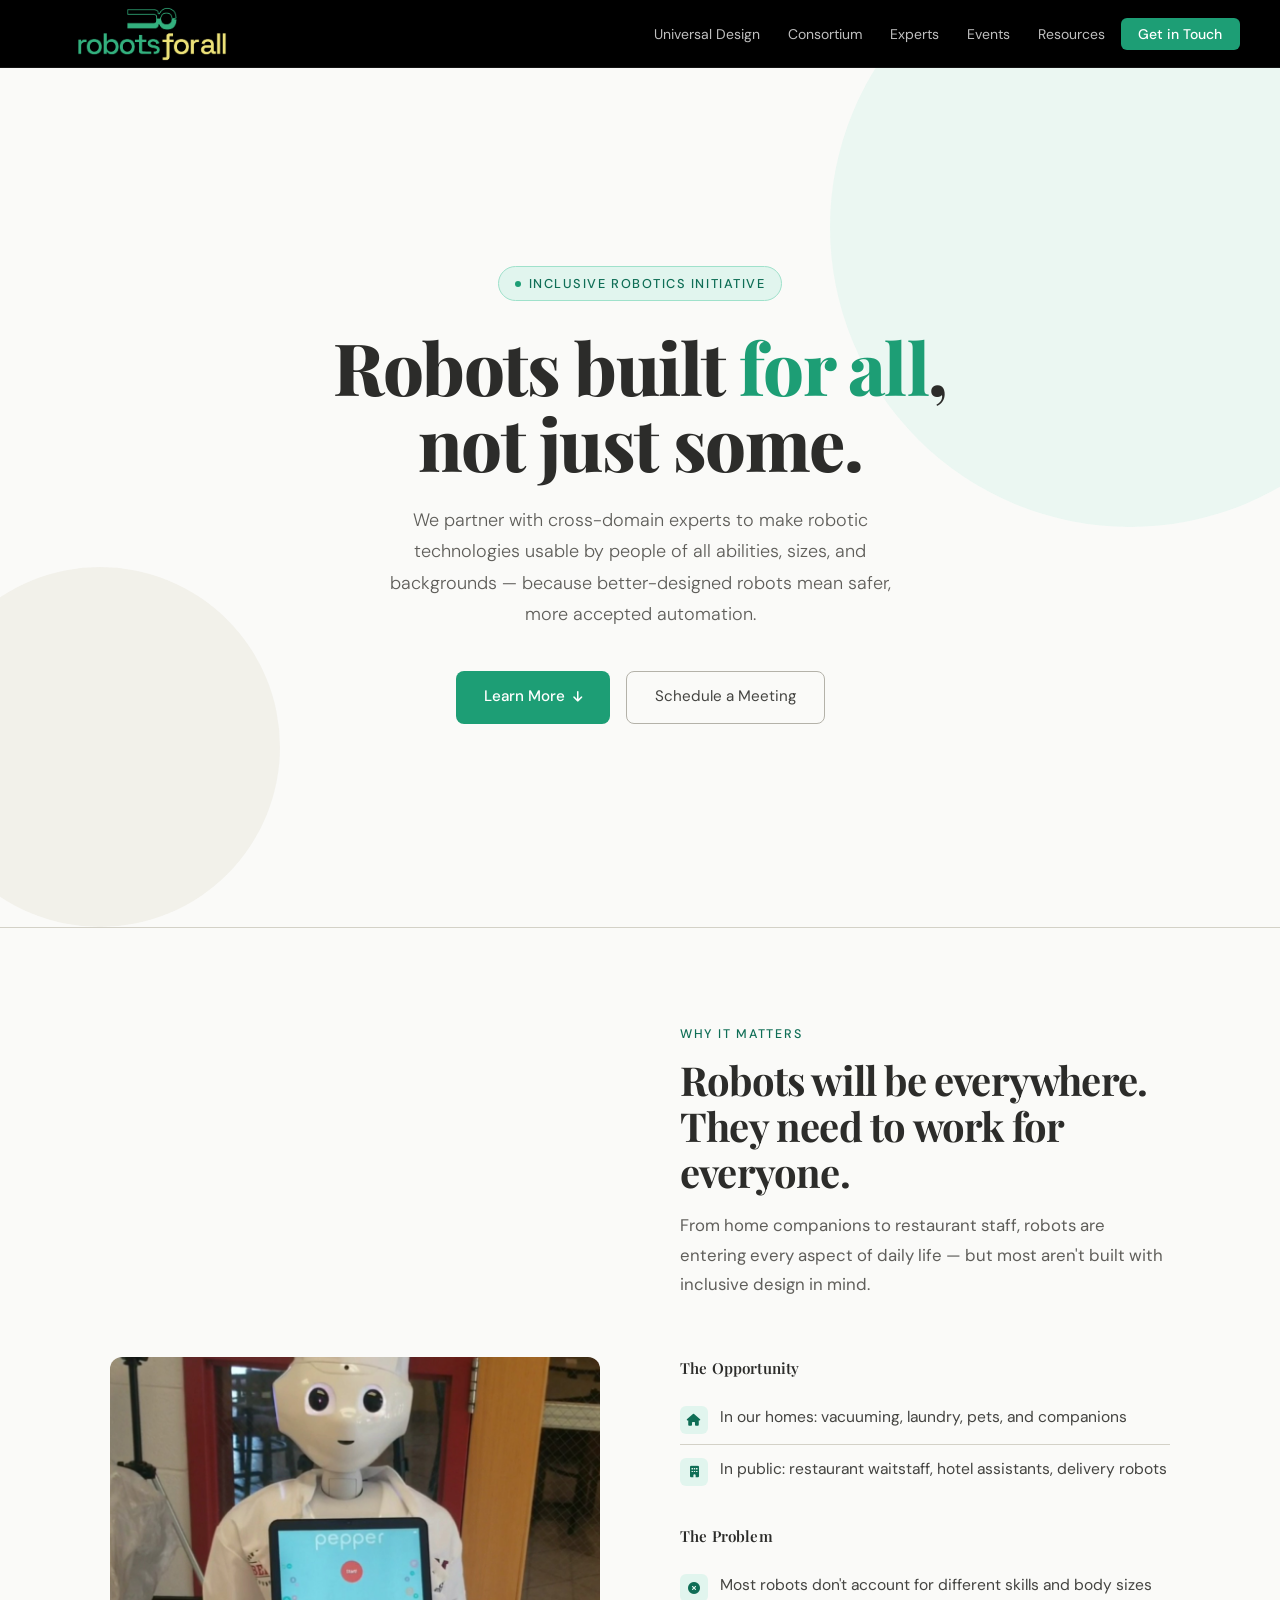
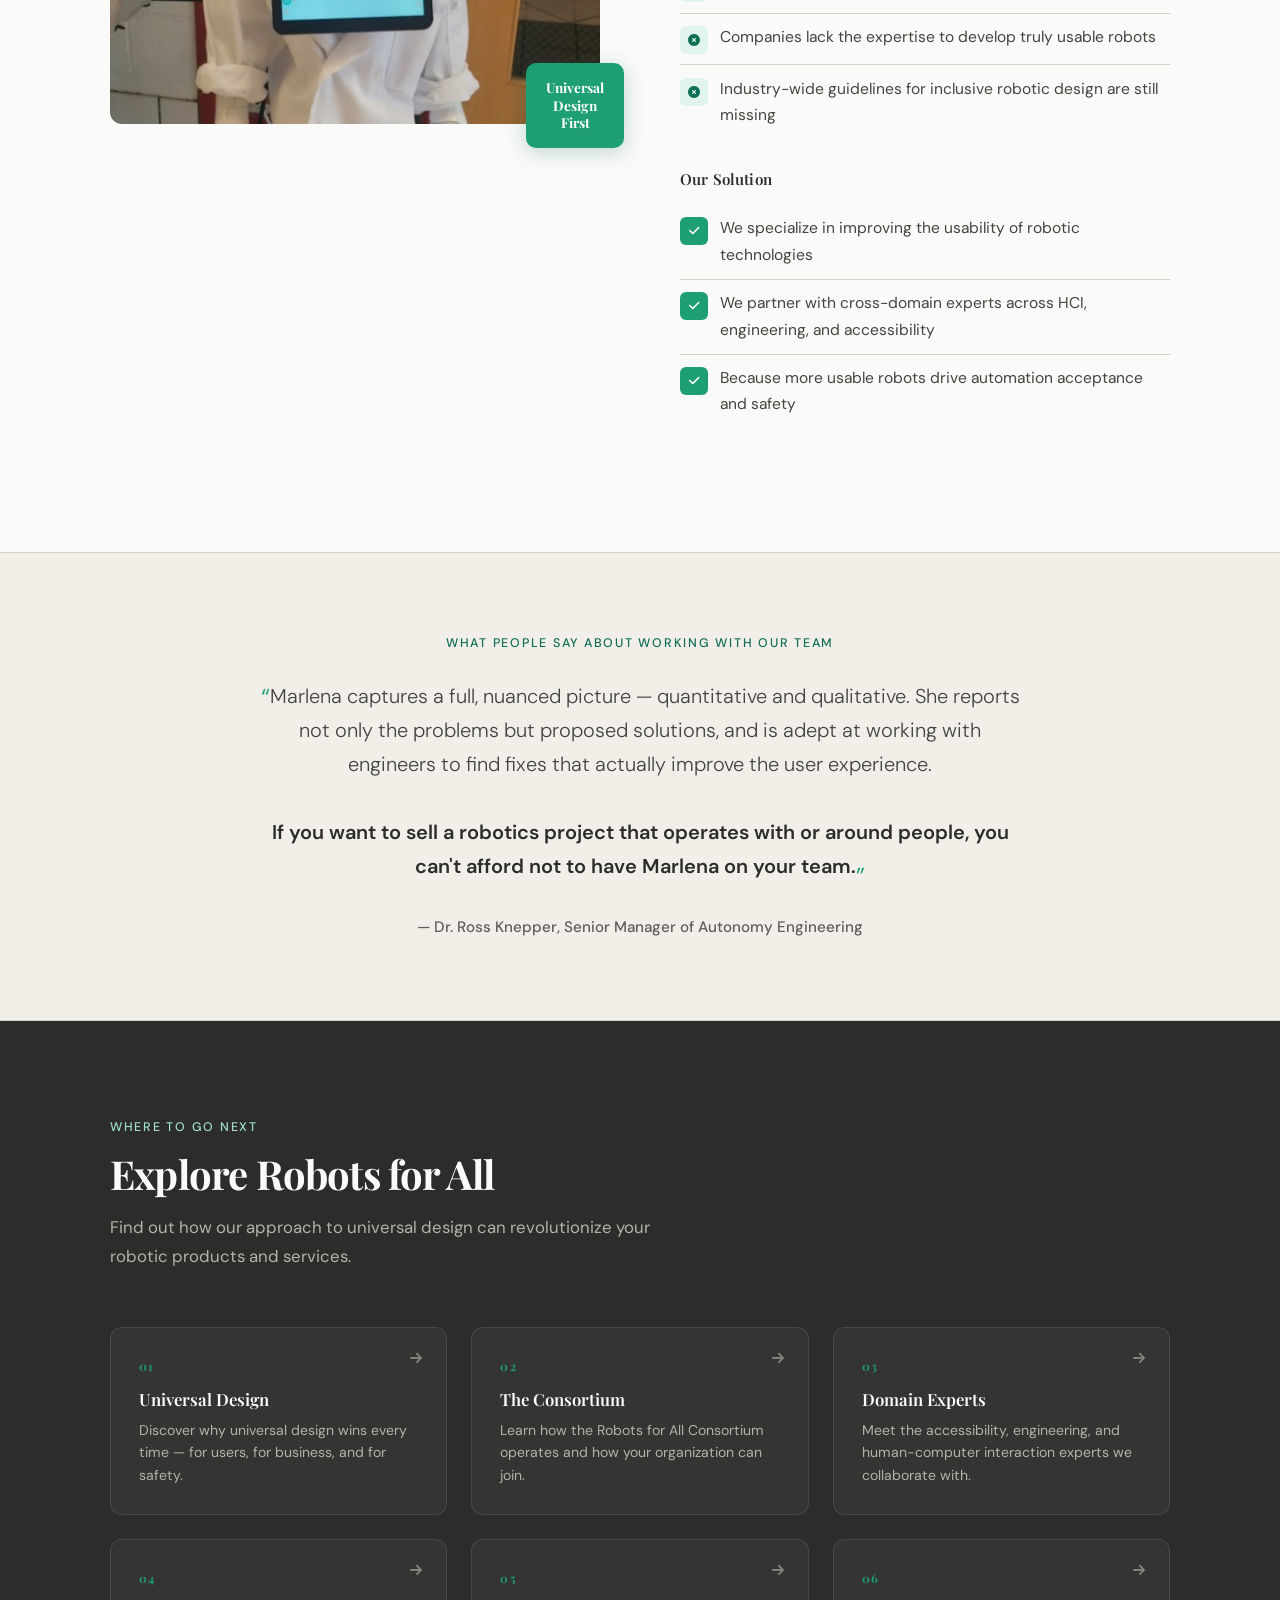
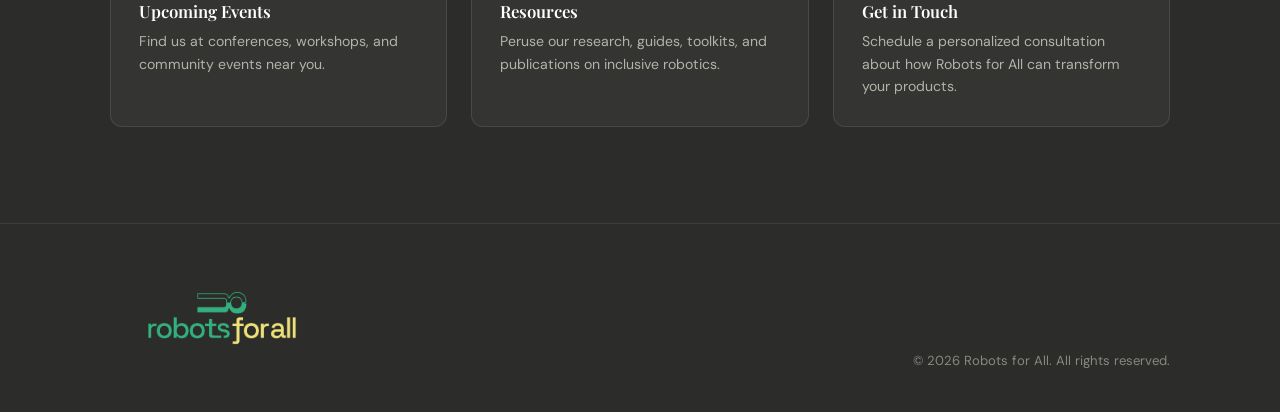
<file: index.html>
Index · HTML
<!DOCTYPE html>
<html lang="en">
<head>
<title>Robots for All</title>
<link rel="icon" type="image/png" href="img/logo/faviconColour.png">
<meta charset="UTF-8">
<meta name="viewport" content="width=device-width, initial-scale=1">
<link rel="preconnect" href="https://fonts.googleapis.com">
<link href="https://fonts.googleapis.com/css2?family=Playfair+Display:wght@400;600;700;800&family=DM+Sans:ital,wght@0,300;0,400;0,500;1,300&display=swap" rel="stylesheet">
<link rel="stylesheet" href="https://cdnjs.cloudflare.com/ajax/libs/font-awesome/6.5.0/css/all.min.css">
<style>
  *, *::before, *::after { box-sizing: border-box; margin: 0; padding: 0; }
 
  :root {
    --teal-50: #E1F5EE;
    --teal-100: #9FE1CB;
    --teal-400: #1D9E75;
    --teal-600: #0F6E56;
    --teal-800: #085041;
    --teal-900: #04342C;
    --gray-50: #F1EFE8;
    --gray-100: #D3D1C7;
    --gray-200: #B4B2A9;
    --gray-400: #888780;
    --gray-600: #5F5E5A;
    --gray-800: #444441;
    --gray-900: #2C2C2A;
    --white: #FAFAF8;
    --nav-height: 68px;
  }
 
  html { scroll-behavior: smooth; }
 
  body {
    font-family: 'DM Sans', sans-serif;
    font-weight: 400;
    color: var(--gray-800);
    background: var(--white);
    line-height: 1.7;
    overflow-x: hidden;
  }
 
  h1, h2, h3, h4, h5, h6,
  .nav-logo, .footer-logo,
  .step-num, .step-title, .stat-number {
  }
 
  /* ── NAV ── */
  nav {
    position: fixed;
    top: 0; left: 0; right: 0;
    height: var(--nav-height);
    background: #000000;
    border-bottom: 1px solid rgba(255,255,255,0.08);
    z-index: 100;
    display: flex;
    align-items: center;
    padding: 0 2.5rem;
    gap: 2.5rem;
  }
 
  .nav-logo {
    text-decoration: none;
    margin-right: auto;
    display: flex;
    align-items: center;
  }

  .nav-logo img {
    height: 108px;
    width: auto;
    display: block;
  }
 
  .nav-links {
    display: flex;
    align-items: center;
    gap: 0.25rem;
    list-style: none;
  }
 
  .nav-links a {
    text-decoration: none;
    font-size: 0.875rem;
    font-weight: 400;
    color: rgba(255,255,255,0.75);
    padding: 0.4rem 0.75rem;
    border-radius: 6px;
    transition: color 0.2s, background 0.2s;
    white-space: nowrap;
  }
 
  .nav-links a:hover { color: #ffffff; background: rgba(255,255,255,0.1); }
 
  .nav-cta {
    background: var(--teal-400) !important;
    color: #fff !important;
    padding: 0.45rem 1.1rem !important;
    border-radius: 6px;
    font-weight: 500 !important;
    transition: background 0.2s !important;
  }
  .nav-cta:hover { background: var(--teal-600) !important; }
 
  /* ── HERO ── */
  #home {
    min-height: 100vh;
    display: flex;
    align-items: center;
    justify-content: center;
    padding: calc(var(--nav-height) + 4rem) 2rem 6rem;
    background: var(--white);
    position: relative;
    overflow: hidden;
    text-align: center;
  }
 
  .hero-bg-circle {
    position: absolute;
    border-radius: 50%;
    pointer-events: none;
  }
 
  .hero-bg-circle.c1 {
    width: 600px; height: 600px;
    background: var(--teal-50);
    top: -100px; right: -150px;
    opacity: 0.6;
  }
 
  .hero-bg-circle.c2 {
    width: 360px; height: 360px;
    background: var(--gray-50);
    bottom: 0; left: -80px;
    opacity: 0.8;
  }
 
  .hero-content { position: relative; z-index: 1; max-width: 720px; }
 
  .hero-eyebrow {
    display: inline-flex;
    align-items: center;
    gap: 0.5rem;
    font-size: 0.8rem;
    font-weight: 500;
    letter-spacing: 0.12em;
    text-transform: uppercase;
    color: var(--teal-600);
    background: var(--teal-50);
    border: 1px solid var(--teal-100);
    padding: 0.35rem 1rem;
    border-radius: 100px;
    margin-bottom: 1.75rem;
  }
 
  .hero-eyebrow::before {
    content: '';
    width: 6px; height: 6px;
    border-radius: 50%;
    background: var(--teal-400);
  }
 
  h1 {
    font-family: 'Playfair Display', sans-serif;
    font-weight: 800;
    font-size: clamp(2.8rem, 6vw, 4.5rem);
    line-height: 1.05;
    color: var(--gray-900);
    margin-bottom: 1.5rem;
    letter-spacing: -0.02em;
  }
 
  h1 em {
    font-style: normal;
    color: var(--teal-400);
  }
 
  .hero-sub {
    font-size: 1.125rem;
    color: var(--gray-600);
    max-width: 520px;
    margin: 0 auto 2.5rem;
    font-weight: 300;
    line-height: 1.75;
  }
 
  .hero-actions {
    display: flex;
    gap: 1rem;
    justify-content: center;
    flex-wrap: wrap;
  }
 
  .btn-primary {
    background: var(--teal-400);
    color: #fff;
    padding: 0.8rem 1.75rem;
    border-radius: 8px;
    text-decoration: none;
    font-weight: 500;
    font-size: 0.95rem;
    transition: background 0.2s, transform 0.15s;
    display: inline-flex;
    align-items: center;
    gap: 0.5rem;
  }
  .btn-primary:hover { background: var(--teal-600); transform: translateY(-1px); }
 
  .btn-secondary {
    background: transparent;
    color: var(--gray-800);
    padding: 0.8rem 1.75rem;
    border-radius: 8px;
    text-decoration: none;
    font-weight: 400;
    font-size: 0.95rem;
    border: 1.5px solid var(--gray-200);
    transition: border-color 0.2s, background 0.2s;
  }
  .btn-secondary:hover { border-color: var(--gray-400); background: var(--gray-50); }
 
  /* ── SECTION SHARED ── */
  section { padding: 6rem 2rem; }
 
  .container { max-width: 1060px; margin: 0 auto; }
 
  .section-label {
    font-size: 0.78rem;
    letter-spacing: 0.14em;
    text-transform: uppercase;
    color: var(--teal-600);
    font-weight: 500;
    margin-bottom: 0.75rem;
  }
 
  h2 {
    font-family: 'Playfair Display', sans-serif;
    font-weight: 700;
    font-size: clamp(1.75rem, 3.5vw, 2.5rem);
    color: var(--gray-900);
    letter-spacing: -0.02em;
    line-height: 1.15;
    margin-bottom: 1rem;
  }
 
  .section-intro {
    font-size: 1.05rem;
    color: var(--gray-600);
    max-width: 560px;
    line-height: 1.75;
    margin-bottom: 3.5rem;
  }
 
  /* ── ABOUT ── */
  #about {
    background: var(--white);
    border-top: 1px solid var(--gray-100);
  }
 
  .about-grid {
    display: grid;
    grid-template-columns: 1fr 1fr;
    gap: 5rem;
    align-items: center;
  }
 
  .about-img-wrap {
    position: relative;
  }
 
  .about-img-wrap img {
    width: 100%;
    border-radius: 12px;
    display: block;
    object-fit: cover;
    aspect-ratio: 4/3;
    background: var(--gray-50);
  }
 
  .about-img-badge {
    position: absolute;
    bottom: -1.5rem;
    right: -1.5rem;
    background: var(--teal-400);
    color: #fff;
    font-family: 'Playfair Display', sans-serif;
    font-weight: 700;
    font-size: 0.85rem;
    padding: 1rem 1.25rem;
    border-radius: 10px;
    line-height: 1.3;
    text-align: center;
    box-shadow: 0 4px 20px rgba(15, 110, 86, 0.25);
  }
 
  .pillar-list { list-style: none; margin-top: 0.75rem; }
 
  .pillar-list li {
    display: flex;
    align-items: flex-start;
    gap: 0.75rem;
    padding: 0.65rem 0;
    border-bottom: 1px solid var(--gray-100);
    font-size: 0.975rem;
    color: var(--gray-800);
  }
 
  .pillar-list li:last-child { border-bottom: none; }
 
  .pillar-icon {
    flex-shrink: 0;
    width: 28px; height: 28px;
    background: var(--teal-50);
    border-radius: 6px;
    display: flex;
    align-items: center;
    justify-content: center;
    color: var(--teal-600);
    font-size: 0.75rem;
    margin-top: 2px;
  }
 
  .pillar-group { margin-bottom: 1.75rem; }
  .pillar-group h3 {
    font-family: 'Playfair Display', sans-serif;
    font-size: 0.95rem;
    font-weight: 600;
    color: var(--gray-900);
    margin-bottom: 0.25rem;
    letter-spacing: 0.01em;
  }
 
  /* ── NEXT STEPS ── */
  #nextsteps {
    background: var(--gray-900);
    color: var(--white);
  }
 
  #nextsteps h2 { color: var(--white); }
  #nextsteps .section-label { color: var(--teal-100); }
  #nextsteps .section-intro { color: var(--gray-200); }
 
  .steps-grid {
    display: grid;
    grid-template-columns: repeat(auto-fit, minmax(280px, 1fr));
    gap: 1.5rem;
  }
 
  .step-card {
    background: rgba(255,255,255,0.04);
    border: 1px solid rgba(255,255,255,0.1);
    border-radius: 12px;
    padding: 1.75rem;
    text-decoration: none;
    color: inherit;
    display: block;
    transition: background 0.2s, border-color 0.2s, transform 0.2s;
    position: relative;
    overflow: hidden;
  }
 
  .step-card:hover {
    background: rgba(255,255,255,0.08);
    border-color: var(--teal-400);
    transform: translateY(-2px);
  }
 
  .step-num {
    font-family: 'Playfair Display', sans-serif;
    font-size: 0.75rem;
    font-weight: 700;
    color: var(--teal-400);
    letter-spacing: 0.1em;
    margin-bottom: 0.75rem;
  }
 
  .step-title {
    font-family: 'Playfair Display', sans-serif;
    font-size: 1.05rem;
    font-weight: 600;
    color: #fff;
    margin-bottom: 0.5rem;
    line-height: 1.3;
  }
 
  .step-desc {
    font-size: 0.88rem;
    color: var(--gray-200);
    line-height: 1.6;
  }
 
  .step-arrow {
    position: absolute;
    top: 1.5rem; right: 1.5rem;
    color: var(--gray-400);
    font-size: 0.85rem;
    transition: color 0.2s;
  }
  .step-card:hover .step-arrow { color: var(--teal-400); }
 
  /* ── FOOTER ── */
  footer {
    background: var(--gray-900);
    border-top: 1px solid rgba(255,255,255,0.08);
    padding: 2.5rem 2rem;
  }

  .footer-inner {
    max-width: 1060px;
    margin: 0 auto;
    display: flex;
    align-items: flex-end;
    justify-content: space-between;
    flex-wrap: wrap;
    gap: 1rem;
  }

  .footer-logo img {
    height: 108px;
    width: auto;
    display: block;
  }

  .footer-copy {
    font-size: 0.82rem;
    color: var(--gray-400);
  }
 
  /* ── RESPONSIVE ── */
  @media (max-width: 768px) {
    nav { gap: 0; padding: 0 1.25rem; }
    .nav-links { display: none; }
 
    .about-grid { grid-template-columns: 1fr; gap: 3rem; }
    .about-img-badge { bottom: -1rem; right: -0.5rem; }
    section { padding: 4rem 1.25rem; }
  }
  /* ── MOBILE MENU ── */
  .nav-hamburger {
    display: none;
    background: none;
    border: none;
    cursor: pointer;
    padding: 0.4rem;
    color: rgba(255,255,255,0.85);
    font-size: 1.2rem;
    margin-left: auto;
  }

  .mobile-menu {
    display: none;
    position: fixed;
    top: var(--nav-height);
    left: 0; right: 0;
    background: rgba(250, 250, 248, 0.98);
    backdrop-filter: blur(12px);
    -webkit-backdrop-filter: blur(12px);
    border-bottom: 1px solid var(--gray-100);
    z-index: 99;
    padding: 1rem 1.25rem 1.5rem;
    flex-direction: column;
    gap: 0.25rem;
  }

  .mobile-menu.open { display: flex; }

  .mobile-menu a {
    text-decoration: none;
    font-size: 1rem;
    font-weight: 400;
    color: var(--gray-600);
    padding: 0.65rem 0.75rem;
    border-radius: 8px;
    transition: color 0.2s, background 0.2s;
  }

  .mobile-menu a:hover,
  .mobile-menu a.active { color: var(--gray-900); background: var(--gray-50); }
  .mobile-menu a.active { font-weight: 500; }

  .mobile-menu .mobile-cta {
    margin-top: 0.5rem;
    background: var(--teal-400);
    color: #fff !important;
    text-align: center;
    font-weight: 500 !important;
    border-radius: 8px;
  }

  .mobile-menu .mobile-cta:hover { background: var(--teal-600); }

  @media (max-width: 768px) {
    .nav-hamburger { display: flex; align-items: center; }
  }
</style>
</head>
<body>
 
<!-- NAV -->
<nav>
  <a href="#home" class="nav-logo">
    <img src="img/logo/PrimaryLogoColour.png" alt="Robots For All Logo">
  </a>
  <ul class="nav-links">
    <li><a href="universaldesign.html">Universal Design</a></li>
    <li><a href="consortium.html">Consortium</a></li>
    <li><a href="experts.html">Experts</a></li>
    <li><a href="events.html">Events</a></li>
    <li><a href="resources.html">Resources</a></li>
    <li><a href="contact.html" class="nav-cta">Get in Touch</a></li>
  </ul>
  <button class="nav-hamburger" id="hamburger" aria-label="Open menu"><i class="fa-solid fa-bars"></i></button>
</nav>
<!-- MOBILE MENU -->
<div class="mobile-menu" id="mobileMenu">
  <a href="universaldesign.html">Universal Design</a>
  <a href="consortium.html">Consortium</a>
  <a href="experts.html">Experts</a>
  <a href="events.html">Events</a>
  <a href="resources.html">Resources</a>
  <a href="contact.html" class="mobile-cta">Get in Touch</a>
</div>
 
<!-- HERO -->
<section id="home">
  <div class="hero-bg-circle c1"></div>
  <div class="hero-bg-circle c2"></div>
  <div class="hero-content">
    <div class="hero-eyebrow">Inclusive Robotics Initiative</div>
    <h1>Robots built <em>for all</em>, not just some.</h1>
    <p class="hero-sub">
      We partner with cross-domain experts to make robotic technologies usable by people of all abilities, sizes, and backgrounds — because better-designed robots mean safer, more accepted automation.
    </p>
    <div class="hero-actions">
      <a href="#about" class="btn-primary">
        Learn More <i class="fa-solid fa-arrow-down" style="font-size:0.8em;"></i>
      </a>
      <a href="contact.html" class="btn-secondary">Schedule a Meeting</a>
    </div>
  </div>
</section>
 
<!-- ABOUT -->
<section id="about">
  <div class="container">
    <div class="about-grid">
      <div class="about-img-wrap">
        <img src="img/HospitalityRobot.jpg" alt="A hospitality robot in a public space">
        <div class="about-img-badge">
          Universal<br>Design<br>First
        </div>
      </div>
      <div>
        <p class="section-label">Why it matters</p>
        <h2>Robots will be everywhere. They need to work for everyone.</h2>
        <p class="section-intro">
          From home companions to restaurant staff, robots are entering every aspect of daily life — but most aren't built with inclusive design in mind.
        </p>
 
        <div class="pillar-group">
          <h3>The Opportunity</h3>
          <ul class="pillar-list">
            <li>
              <span class="pillar-icon"><i class="fa-solid fa-house"></i></span>
              In our homes: vacuuming, laundry, pets, and companions
            </li>
            <li>
              <span class="pillar-icon"><i class="fa-solid fa-building"></i></span>
              In public: restaurant waitstaff, hotel assistants, delivery robots
            </li>
          </ul>
        </div>
 
        <div class="pillar-group">
          <h3>The Problem</h3>
          <ul class="pillar-list">
            <li>
              <span class="pillar-icon"><i class="fa-solid fa-circle-xmark"></i></span>
              Most robots don't account for different skills and body sizes
            </li>
            <li>
              <span class="pillar-icon"><i class="fa-solid fa-circle-xmark"></i></span>
              Companies lack the expertise to develop truly usable robots
            </li>
            <li>
              <span class="pillar-icon"><i class="fa-solid fa-circle-xmark"></i></span>
              Industry-wide guidelines for inclusive robotic design are still missing
            </li>
          </ul>
        </div>
 
        <div class="pillar-group">
          <h3>Our Solution</h3>
          <ul class="pillar-list">
            <li>
              <span class="pillar-icon" style="background:var(--teal-400); color:#fff;"><i class="fa-solid fa-check"></i></span>
              We specialize in improving the usability of robotic technologies
            </li>
            <li>
              <span class="pillar-icon" style="background:var(--teal-400); color:#fff;"><i class="fa-solid fa-check"></i></span>
              We partner with cross-domain experts across HCI, engineering, and accessibility
            </li>
            <li>
              <span class="pillar-icon" style="background:var(--teal-400); color:#fff;"><i class="fa-solid fa-check"></i></span>
              Because more usable robots drive automation acceptance and safety
            </li>
          </ul>
        </div>
      </div>
    </div>
</section>

<!-- TESTIMONIAL -->
<section id="testimonial" style="background: var(--gray-50); border-top: 1px solid var(--gray-100); border-bottom: 1px solid var(--gray-100); padding: 5rem 2rem;">
  <div class="container" style="max-width: 760px; text-align: center;">
    <p class="section-label" style="text-align: center;">What people say about working with our team</p>
    <div style="font-family: 'DM Sans', sans-serif; font-size: clamp(1.05rem, 1.8vw, 1.25rem); font-weight: 300; color: var(--gray-800); line-height: 1.7; margin: 1.5rem 0 2rem; position: relative;">
      <span style="color: var(--teal-400); font-size: 1.3em; line-height: 0; vertical-align: -0.15em;">&#8220;</span>Marlena captures a full, nuanced picture &mdash; quantitative and qualitative. She reports not only the problems but proposed solutions, and is adept at working with engineers to find fixes that actually improve the user experience.
      <br><br>
      <span style="font-weight: 600; color: var(--gray-900);">If you want to sell a robotics project that operates with or around people, you can't afford not to have Marlena on your team.</span><span style="color: var(--teal-400); font-size: 1.3em; line-height: 0; vertical-align: -0.5em;">&#8221;</span>
    </div>
    <p style="font-size: 0.95rem; color: var(--gray-600); font-weight: 500;">
      &mdash; Dr. Ross Knepper, Senior Manager of Autonomy Engineering
    </p>
  </div>
</section>

<!-- NEXT STEPS -->
<section id="nextsteps">
  <div class="container">
    <p class="section-label">Where to go next</p>
    <h2>Explore Robots for All</h2>
    <p class="section-intro">
      Find out how our approach to universal design can revolutionize your robotic products and services.
    </p>
 
    <div class="steps-grid">
      <a href="universaldesign.html" class="step-card">
        <div class="step-num">01</div>
        <div class="step-title">Universal Design</div>
        <div class="step-desc">Discover why universal design wins every time — for users, for business, and for safety.</div>
        <span class="step-arrow"><i class="fa-solid fa-arrow-right"></i></span>
      </a>
      <a href="consortium.html" class="step-card">
        <div class="step-num">02</div>
        <div class="step-title">The Consortium</div>
        <div class="step-desc">Learn how the Robots for All Consortium operates and how your organization can join.</div>
        <span class="step-arrow"><i class="fa-solid fa-arrow-right"></i></span>
      </a>
      <a href="experts.html" class="step-card">
        <div class="step-num">03</div>
        <div class="step-title">Domain Experts</div>
        <div class="step-desc">Meet the accessibility, engineering, and human-computer interaction experts we collaborate with.</div>
        <span class="step-arrow"><i class="fa-solid fa-arrow-right"></i></span>
      </a>
      <a href="events.html" class="step-card">
        <div class="step-num">04</div>
        <div class="step-title">Upcoming Events</div>
        <div class="step-desc">Find us at conferences, workshops, and community events near you.</div>
        <span class="step-arrow"><i class="fa-solid fa-arrow-right"></i></span>
      </a>
      <a href="resources.html" class="step-card">
        <div class="step-num">05</div>
        <div class="step-title">Resources</div>
        <div class="step-desc">Peruse our research, guides, toolkits, and publications on inclusive robotics.</div>
        <span class="step-arrow"><i class="fa-solid fa-arrow-right"></i></span>
      </a>
      <a href="contact.html" class="step-card">
        <div class="step-num">06</div>
        <div class="step-title">Get in Touch</div>
        <div class="step-desc">Schedule a personalized consultation about how Robots for All can transform your products.</div>
        <span class="step-arrow"><i class="fa-solid fa-arrow-right"></i></span>
      </a>
    </div>
  </div>
</section>
 
<!-- FOOTER -->
<footer>
  <div class="footer-inner">
    <div class="footer-logo"><img src="img/logo/PrimaryLogoColour.png" alt="Robots For All Logo"></div>
    <div class="footer-copy">© 2026 Robots for All. All rights reserved.</div>
  </div>
</footer>
 
<script>
function toggleFunction() {
  var x = document.getElementById("navDemo");
  if (x) {
    if (x.className.indexOf("w3-show") === -1) x.className += " w3-show";
    else x.className = x.className.replace(" w3-show", "");
  }
}
</script>
<script>
const hamburger = document.getElementById('hamburger');
const mobileMenu = document.getElementById('mobileMenu');
hamburger.addEventListener('click', () => {
  const isOpen = mobileMenu.classList.toggle('open');
  hamburger.innerHTML = isOpen
    ? '<i class="fa-solid fa-xmark"></i>'
    : '<i class="fa-solid fa-bars"></i>';
});
mobileMenu.querySelectorAll('a').forEach(link => {
  link.addEventListener('click', () => {
    mobileMenu.classList.remove('open');
    hamburger.innerHTML = '<i class="fa-solid fa-bars"></i>';
  });
});
</script>
</body>
</html>
</file>
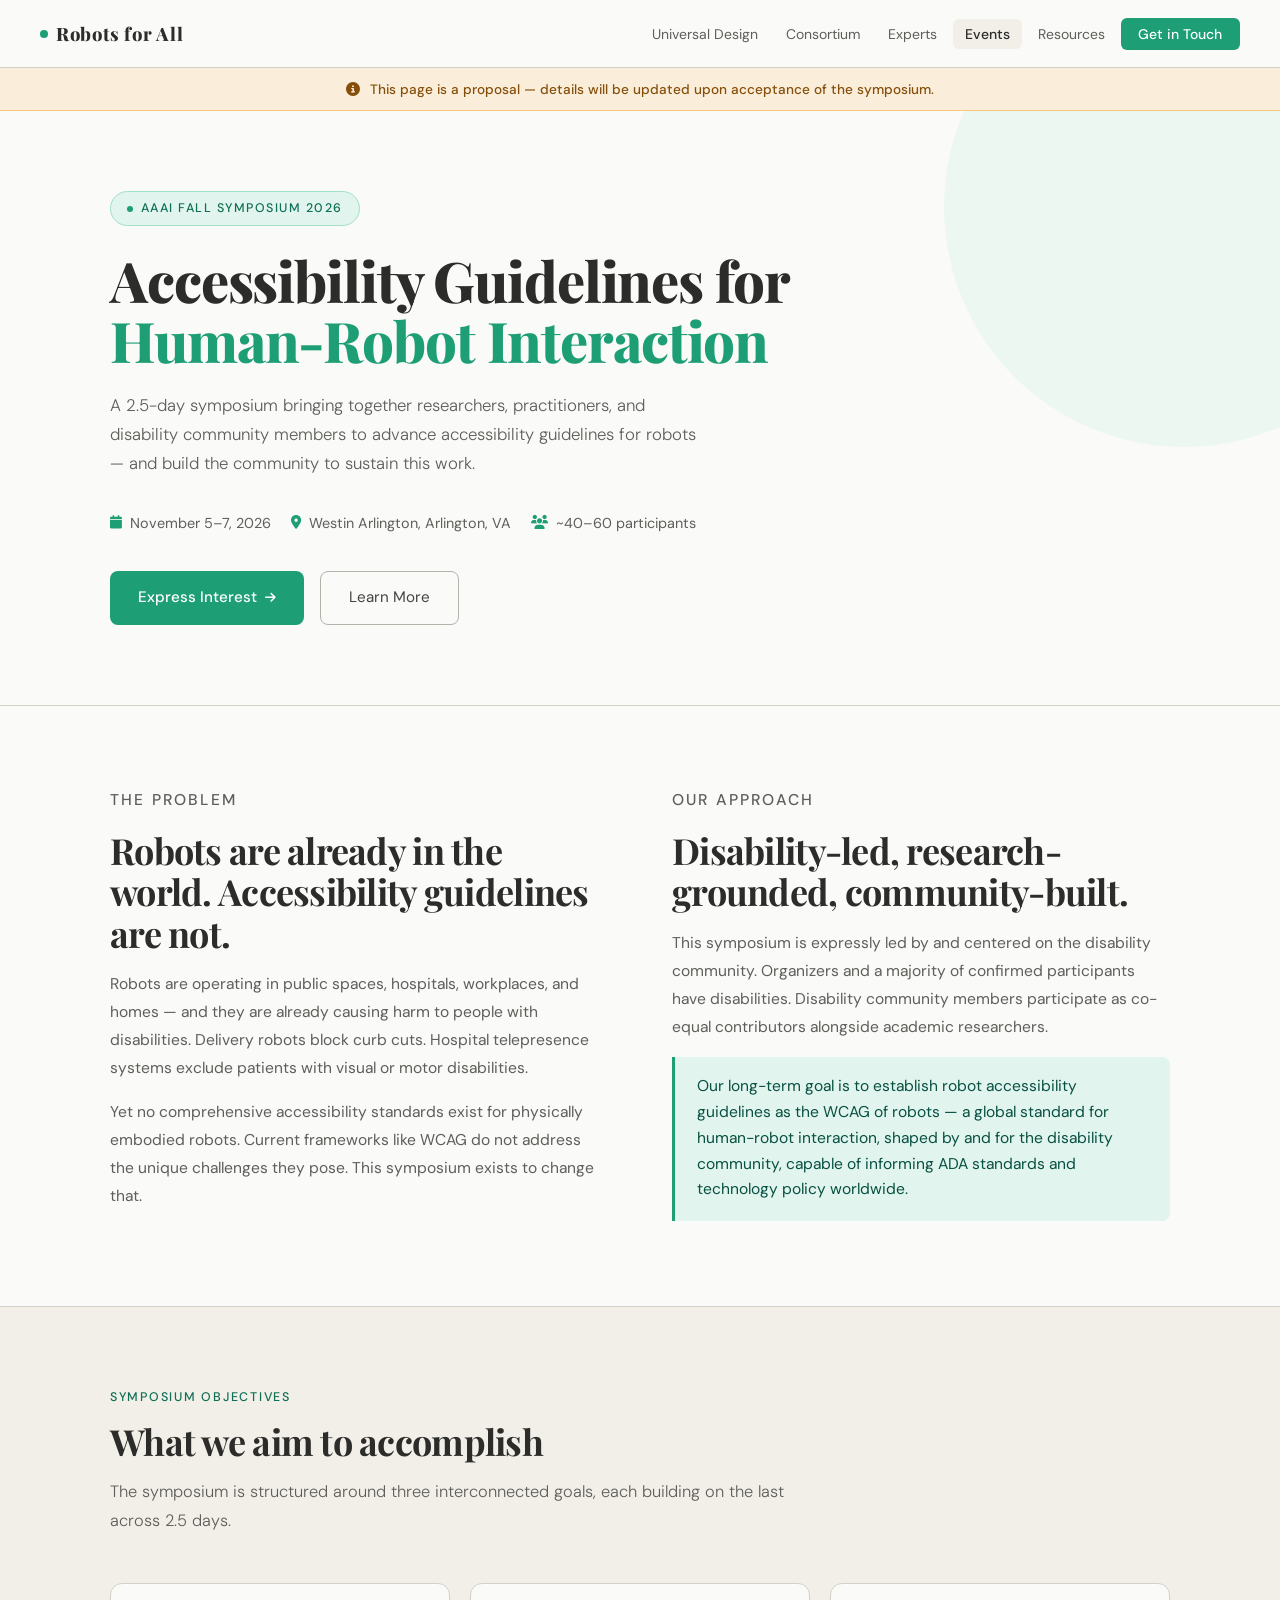
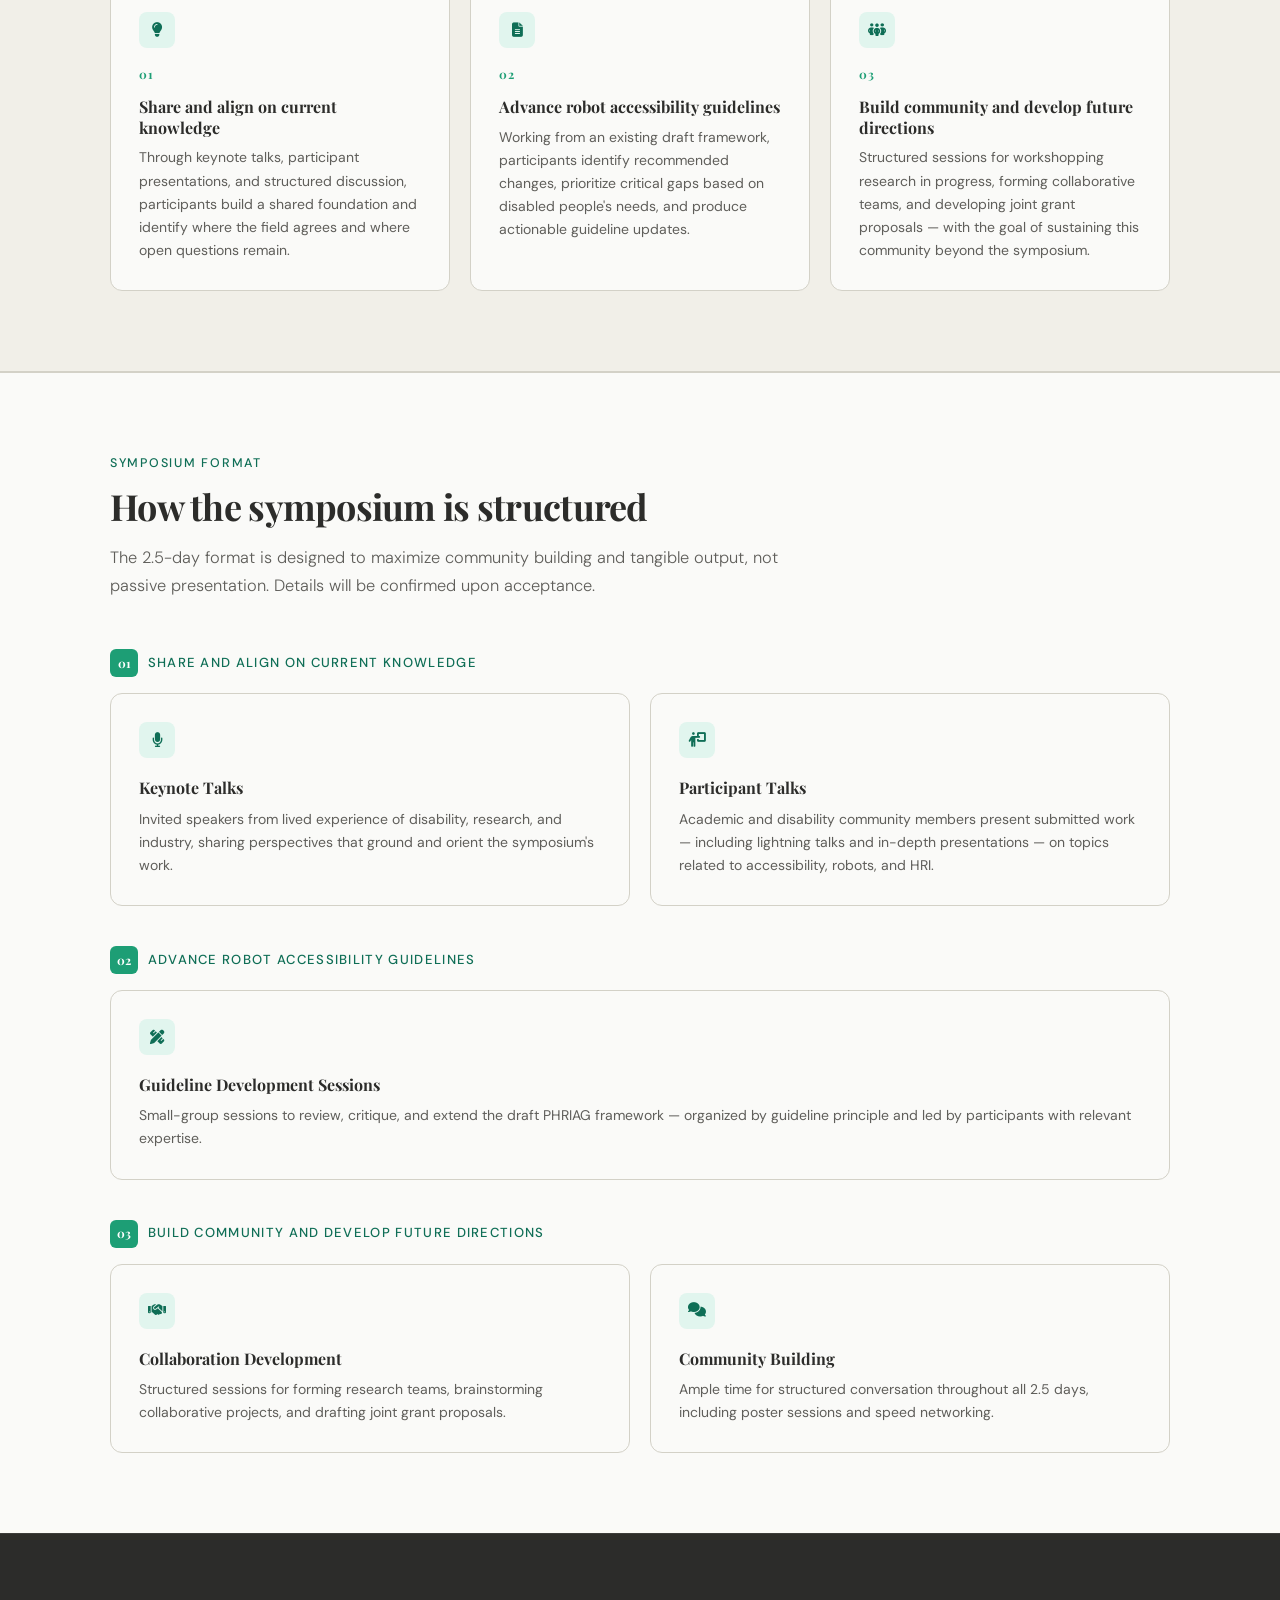
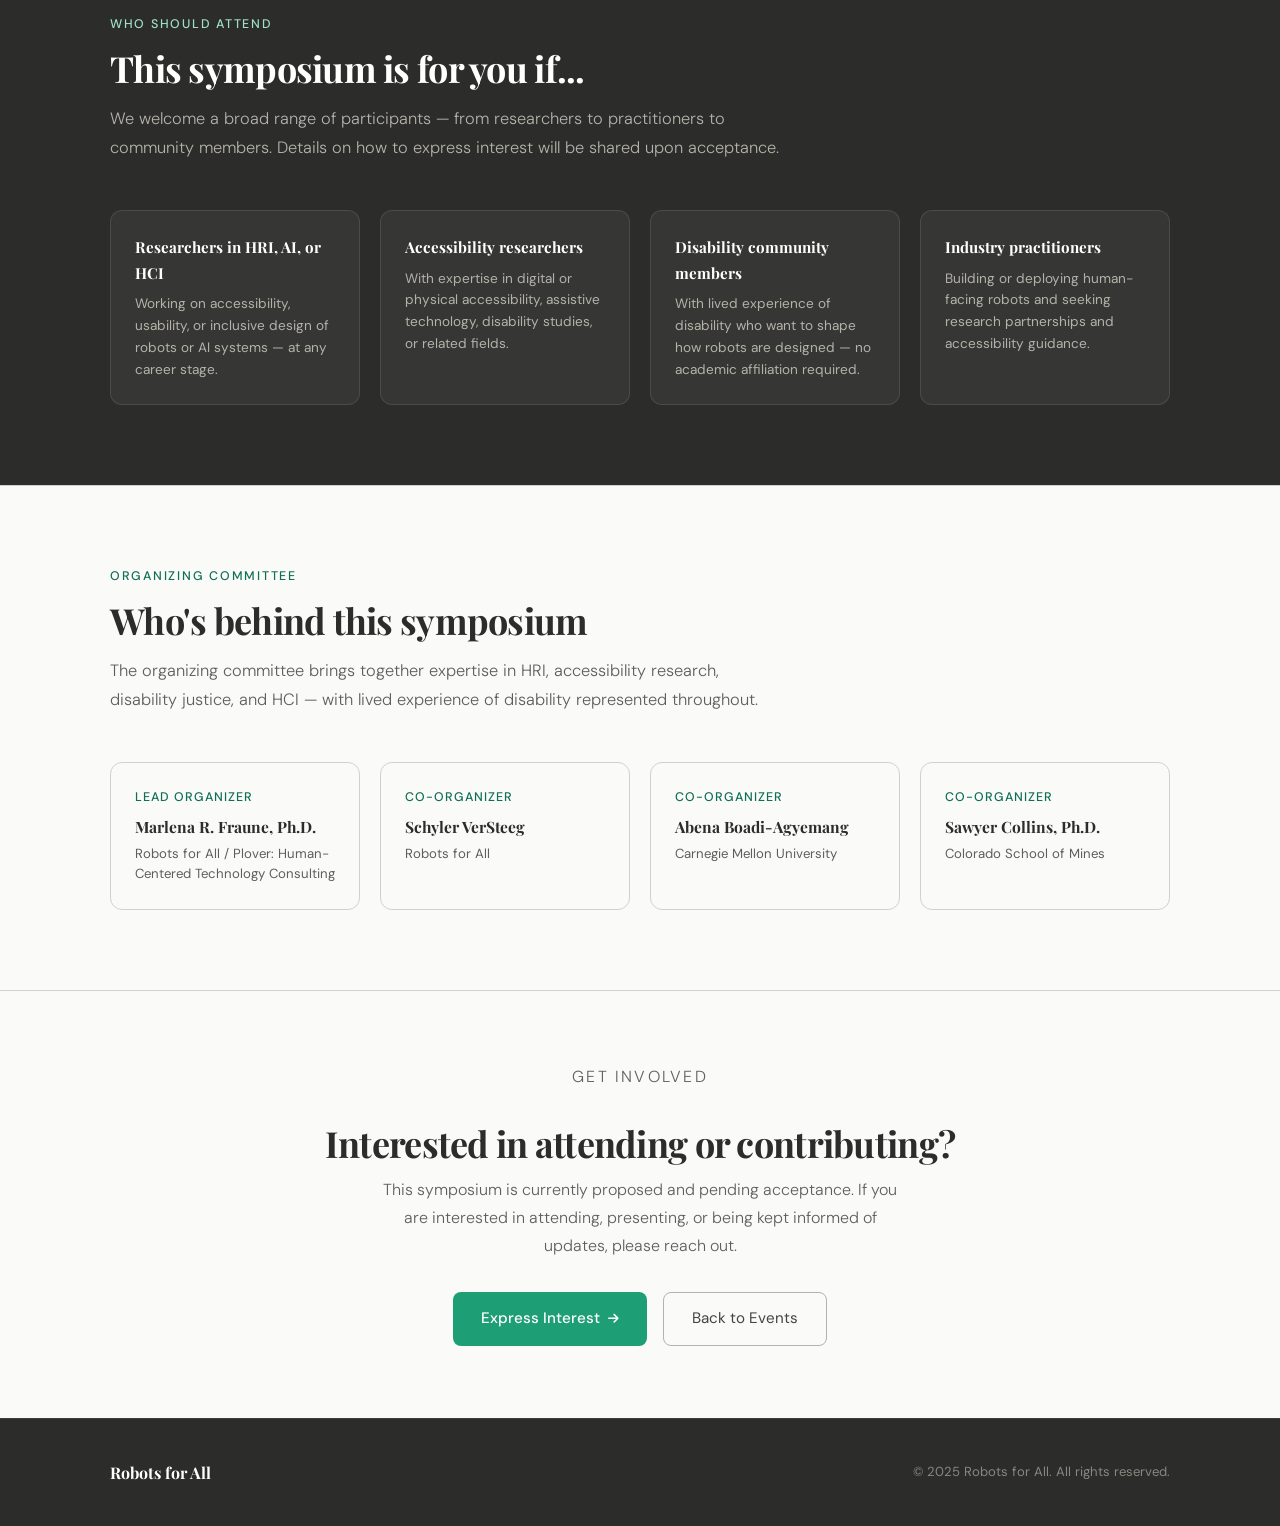
<file: aaaifall2026.html>
<!DOCTYPE html>
<html lang="en">
<head>
<title>AAAI Fall Symposium 2026 — Robots for All</title>
<meta charset="UTF-8">
<meta name="viewport" content="width=device-width, initial-scale=1">
<link rel="preconnect" href="https://fonts.googleapis.com">
<link href="https://fonts.googleapis.com/css2?family=Playfair+Display:wght@400;600;700;800&family=DM+Sans:ital,wght@0,300;0,400;0,500;1,300&display=swap" rel="stylesheet">
<link rel="stylesheet" href="https://cdnjs.cloudflare.com/ajax/libs/font-awesome/6.5.0/css/all.min.css">
<style>
  *, *::before, *::after { box-sizing: border-box; margin: 0; padding: 0; }

  :root {
    --teal-50: #E1F5EE;
    --teal-100: #9FE1CB;
    --teal-400: #1D9E75;
    --teal-600: #0F6E56;
    --teal-800: #085041;
    --teal-900: #04342C;
    --gray-50: #F1EFE8;
    --gray-100: #D3D1C7;
    --gray-200: #B4B2A9;
    --gray-400: #888780;
    --gray-600: #5F5E5A;
    --gray-800: #444441;
    --gray-900: #2C2C2A;
    --white: #FAFAF8;
    --nav-height: 68px;
    --amber-50: #FAEEDA;
    --amber-100: #FAC775;
    --amber-400: #BA7517;
    --amber-600: #854F0B;
  }

  html { scroll-behavior: smooth; }

  body {
    font-family: 'DM Sans', sans-serif;
    font-weight: 400;
    color: var(--gray-800);
    background: var(--white);
    line-height: 1.7;
    overflow-x: hidden;
  }

  /* ── NAV ── */
  nav {
    position: fixed;
    top: 0; left: 0; right: 0;
    height: var(--nav-height);
    background: rgba(250, 250, 248, 0.92);
    backdrop-filter: blur(12px);
    -webkit-backdrop-filter: blur(12px);
    border-bottom: 1px solid var(--gray-100);
    z-index: 100;
    display: flex;
    align-items: center;
    padding: 0 2.5rem;
    gap: 2.5rem;
  }

  .nav-logo {
    font-family: 'Playfair Display', serif;
    font-weight: 800;
    font-size: 1.15rem;
    letter-spacing: 0.04em;
    color: var(--gray-900);
    text-decoration: none;
    margin-right: auto;
    display: flex;
    align-items: center;
    gap: 0.5rem;
  }

  .nav-logo span {
    display: inline-block;
    width: 8px; height: 8px;
    border-radius: 50%;
    background: var(--teal-400);
  }

  .nav-links {
    display: flex;
    align-items: center;
    gap: 0.25rem;
    list-style: none;
  }

  .nav-links a {
    text-decoration: none;
    font-size: 0.875rem;
    font-weight: 400;
    color: var(--gray-600);
    padding: 0.4rem 0.75rem;
    border-radius: 6px;
    transition: color 0.2s, background 0.2s;
    white-space: nowrap;
  }

  .nav-links a:hover,
  .nav-links a.active { color: var(--gray-900); background: var(--gray-50); }
  .nav-links a.active { font-weight: 500; }

  .nav-cta {
    background: var(--teal-400) !important;
    color: #fff !important;
    padding: 0.45rem 1.1rem !important;
    border-radius: 6px;
    font-weight: 500 !important;
    transition: background 0.2s !important;
  }
  .nav-cta:hover { background: var(--teal-600) !important; }

  .nav-hamburger {
    display: none;
    background: none;
    border: none;
    cursor: pointer;
    padding: 0.4rem;
    color: var(--gray-800);
    font-size: 1.2rem;
    margin-left: auto;
  }

  .mobile-menu {
    display: none;
    position: fixed;
    top: var(--nav-height);
    left: 0; right: 0;
    background: rgba(250, 250, 248, 0.98);
    backdrop-filter: blur(12px);
    border-bottom: 1px solid var(--gray-100);
    z-index: 99;
    padding: 1rem 1.25rem 1.5rem;
    flex-direction: column;
    gap: 0.25rem;
  }

  .mobile-menu.open { display: flex; }

  .mobile-menu a {
    text-decoration: none;
    font-size: 1rem;
    color: var(--gray-600);
    padding: 0.65rem 0.75rem;
    border-radius: 8px;
    transition: color 0.2s, background 0.2s;
  }

  .mobile-menu a:hover { color: var(--gray-900); background: var(--gray-50); }

  .mobile-menu .mobile-cta {
    margin-top: 0.5rem;
    background: var(--teal-400);
    color: #fff !important;
    text-align: center;
    font-weight: 500 !important;
    border-radius: 8px;
  }

  @media (max-width: 768px) {
    nav { padding: 0 1.25rem; gap: 0; }
    .nav-links { display: none; }
    .nav-hamburger { display: flex; align-items: center; }
  }

  /* ── PROPOSED BANNER ── */
  .proposed-banner {
    background: var(--amber-50);
    border-bottom: 1px solid var(--amber-100);
    padding: 0.6rem 2rem;
    text-align: center;
    font-size: 0.85rem;
    color: var(--amber-600);
    font-weight: 500;
    margin-top: var(--nav-height);
  }

  .proposed-banner i { margin-right: 0.4rem; }

  /* ── PAGE HERO ── */
  .page-hero {
    padding: 5rem 2rem 5rem;
    background: var(--white);
    position: relative;
    overflow: hidden;
  }

  .page-hero-bg {
    position: absolute;
    top: 0; right: 0;
    width: 480px; height: 480px;
    background: var(--teal-50);
    border-radius: 50%;
    transform: translate(30%, -30%);
    opacity: 0.5;
    pointer-events: none;
  }

  .page-hero .container { position: relative; z-index: 1; }

  .eyebrow {
    display: inline-flex;
    align-items: center;
    gap: 0.5rem;
    font-size: 0.78rem;
    font-weight: 500;
    letter-spacing: 0.12em;
    text-transform: uppercase;
    color: var(--teal-600);
    background: var(--teal-50);
    border: 1px solid var(--teal-100);
    padding: 0.35rem 1rem;
    border-radius: 100px;
    margin-bottom: 1.5rem;
  }

  .eyebrow::before {
    content: '';
    width: 6px; height: 6px;
    border-radius: 50%;
    background: var(--teal-400);
  }

  h1 {
    font-family: 'Playfair Display', serif;
    font-weight: 800;
    font-size: clamp(2.2rem, 4.5vw, 3.5rem);
    color: var(--gray-900);
    letter-spacing: -0.02em;
    line-height: 1.08;
    margin-bottom: 1.25rem;
    max-width: 760px;
  }

  h1 em { font-style: normal; color: var(--teal-400); }

  .page-hero-sub {
    font-size: 1.05rem;
    color: var(--gray-600);
    max-width: 600px;
    font-weight: 300;
    line-height: 1.75;
    margin-bottom: 2rem;
  }

  .hero-meta {
    display: flex;
    flex-wrap: wrap;
    gap: 1.25rem;
    margin-bottom: 2.25rem;
  }

  .meta-item {
    display: flex;
    align-items: center;
    gap: 0.5rem;
    font-size: 0.9rem;
    color: var(--gray-600);
  }

  .meta-item i { color: var(--teal-400); font-size: 0.85rem; }

  .hero-actions {
    display: flex;
    gap: 1rem;
    flex-wrap: wrap;
  }

  /* ── SHARED ── */
  section { padding: 5rem 2rem; }
  .container { max-width: 1060px; margin: 0 auto; }

  .section-label {
    font-size: 0.78rem;
    letter-spacing: 0.14em;
    text-transform: uppercase;
    color: var(--teal-600);
    font-weight: 500;
    margin-bottom: 0.75rem;
  }

  h2 {
    font-family: 'Playfair Display', serif;
    font-weight: 700;
    font-size: clamp(1.6rem, 3vw, 2.25rem);
    color: var(--gray-900);
    letter-spacing: -0.02em;
    line-height: 1.15;
    margin-bottom: 1rem;
  }

  .section-intro {
    font-size: 1.025rem;
    color: var(--gray-600);
    max-width: 680px;
    line-height: 1.75;
    margin-bottom: 3rem;
    font-weight: 300;
  }

  /* ── BUTTONS ── */
  .btn-primary {
    background: var(--teal-400);
    color: #fff;
    padding: 0.8rem 1.75rem;
    border-radius: 8px;
    text-decoration: none;
    font-weight: 500;
    font-size: 0.95rem;
    transition: background 0.2s, transform 0.15s;
    display: inline-flex;
    align-items: center;
    gap: 0.5rem;
  }
  .btn-primary:hover { background: var(--teal-600); transform: translateY(-1px); }

  .btn-secondary {
    background: transparent;
    color: var(--gray-800);
    padding: 0.8rem 1.75rem;
    border-radius: 8px;
    text-decoration: none;
    font-weight: 400;
    font-size: 0.95rem;
    border: 1.5px solid var(--gray-200);
    transition: border-color 0.2s, background 0.2s;
    display: inline-flex;
    align-items: center;
    gap: 0.5rem;
  }
  .btn-secondary:hover { border-color: var(--gray-400); background: var(--gray-50); }

  /* ── ABOUT SECTION ── */
  #about { border-top: 1px solid var(--gray-100); }

  .about-grid {
    display: grid;
    grid-template-columns: 1fr 1fr;
    gap: 4rem;
    align-items: start;
  }

  .about-grid p {
    font-size: 0.975rem;
    color: var(--gray-600);
    line-height: 1.8;
    margin-bottom: 1rem;
  }

  .callout-box {
    background: var(--teal-50);
    border-left: 3px solid var(--teal-400);
    border-radius: 0 8px 8px 0;
    padding: 1.1rem 1.4rem;
    font-size: 0.975rem;
    color: var(--teal-800);
    line-height: 1.65;
  }

  /* ── OBJECTIVES ── */
  #objectives {
    background: var(--gray-50);
    border-top: 1px solid var(--gray-100);
    border-bottom: 1px solid var(--gray-100);
  }

  .objectives-grid {
    display: grid;
    grid-template-columns: repeat(auto-fit, minmax(280px, 1fr));
    gap: 1.25rem;
  }

  .objective-card {
    background: var(--white);
    border: 1px solid var(--gray-100);
    border-radius: 12px;
    padding: 1.75rem;
  }

  .objective-num {
    font-family: 'Playfair Display', serif;
    font-size: 0.75rem;
    font-weight: 700;
    color: var(--teal-400);
    letter-spacing: 0.1em;
    margin-bottom: 0.75rem;
  }

  .objective-card h3 {
    font-family: 'Playfair Display', serif;
    font-size: 1rem;
    font-weight: 700;
    color: var(--gray-900);
    margin-bottom: 0.5rem;
    line-height: 1.3;
  }

  .objective-card p {
    font-size: 0.875rem;
    color: var(--gray-600);
    line-height: 1.65;
  }

  .obj-icon {
    width: 36px; height: 36px;
    background: var(--teal-50);
    border-radius: 8px;
    display: flex; align-items: center; justify-content: center;
    color: var(--teal-600);
    font-size: 0.9rem;
    margin-bottom: 1rem;
  }

  /* ── FORMAT ── */
  #format { border-top: 1px solid var(--gray-100); }

  .format-grid {
    display: grid;
    grid-template-columns: repeat(auto-fit, minmax(260px, 1fr));
    gap: 1.25rem;
  }

  .format-card {
    border: 1px solid var(--gray-100);
    border-radius: 12px;
    padding: 1.75rem;
    background: var(--white);
  }

  .format-icon {
    width: 36px; height: 36px;
    background: var(--teal-50);
    border-radius: 8px;
    display: flex; align-items: center; justify-content: center;
    color: var(--teal-600);
    font-size: 0.9rem;
    margin-bottom: 1rem;
  }

  .format-card h3 {
    font-family: 'Playfair Display', serif;
    font-size: 1rem;
    font-weight: 700;
    color: var(--gray-900);
    margin-bottom: 0.4rem;
  }

  .format-card p {
    font-size: 0.875rem;
    color: var(--gray-600);
    line-height: 1.65;
  }

  /* ── WHO SHOULD ATTEND ── */
  #attend {
    background: var(--gray-900);
    border-top: 1px solid rgba(255,255,255,0.08);
  }

  #attend .section-label { color: var(--teal-100); }
  #attend h2 { color: #fff; }
  #attend .section-intro { color: var(--gray-200); }

  .attend-grid {
    display: grid;
    grid-template-columns: repeat(auto-fit, minmax(240px, 1fr));
    gap: 1.25rem;
  }

  .attend-card {
    background: rgba(255,255,255,0.05);
    border: 1px solid rgba(255,255,255,0.1);
    border-radius: 12px;
    padding: 1.5rem;
  }

  .attend-card h3 {
    font-family: 'Playfair Display', serif;
    font-size: 0.95rem;
    font-weight: 700;
    color: #fff;
    margin-bottom: 0.4rem;
  }

  .attend-card p {
    font-size: 0.85rem;
    color: var(--gray-200);
    line-height: 1.6;
  }

  /* ── ORGANIZERS ── */
  #organizers { border-top: 1px solid var(--gray-100); }

  .organizers-grid {
    display: grid;
    grid-template-columns: repeat(auto-fill, minmax(220px, 1fr));
    gap: 1.25rem;
  }

  .organizer-card {
    background: var(--white);
    border: 1px solid var(--gray-100);
    border-radius: 12px;
    padding: 1.5rem;
  }

  .organizer-card h3 {
    font-family: 'Playfair Display', serif;
    font-size: 0.975rem;
    font-weight: 700;
    color: var(--gray-900);
    margin-bottom: 0.2rem;
  }

  .organizer-role {
    font-size: 0.78rem;
    font-weight: 500;
    letter-spacing: 0.08em;
    text-transform: uppercase;
    color: var(--teal-600);
    margin-bottom: 0.35rem;
  }

  .organizer-card p {
    font-size: 0.825rem;
    color: var(--gray-600);
    line-height: 1.55;
  }

  /* ── CTA ── */
  .callout-strip {
    background: var(--white);
    border-top: 1px solid var(--gray-100);
    padding: 4.5rem 2rem;
    text-align: center;
  }

  .callout-strip h2 { margin-bottom: 0.75rem; }

  .callout-strip p {
    font-size: 1rem;
    color: var(--gray-600);
    max-width: 520px;
    margin: 0 auto 2rem;
    font-weight: 300;
    line-height: 1.75;
  }

  .callout-actions {
    display: flex;
    gap: 1rem;
    justify-content: center;
    flex-wrap: wrap;
  }

  /* ── FOOTER ── */
  footer {
    background: var(--gray-900);
    border-top: 1px solid rgba(255,255,255,0.08);
    padding: 2.5rem 2rem;
  }

  .footer-inner {
    max-width: 1060px;
    margin: 0 auto;
    display: flex;
    align-items: center;
    justify-content: space-between;
    flex-wrap: wrap;
    gap: 1rem;
  }

  .footer-logo {
    font-family: 'Playfair Display', serif;
    font-weight: 700;
    font-size: 1rem;
    color: #fff;
    text-decoration: none;
  }

  .footer-copy { font-size: 0.82rem; color: var(--gray-400); }

  @media (max-width: 768px) {
    section { padding: 4rem 1.25rem; }
    .about-grid { grid-template-columns: 1fr; gap: 2rem; }
    .callout-strip { padding: 3.5rem 1.25rem; }
  }
</style>
</head>
<body>

<!-- NAV -->
<nav>
  <a href="index.html" class="nav-logo">
    <span></span>Robots for All
  </a>
  <ul class="nav-links">
    <li><a href="universaldesign.html">Universal Design</a></li>
    <li><a href="consortium.html">Consortium</a></li>
    <li><a href="experts.html">Experts</a></li>
    <li><a href="events.html" class="active">Events</a></li>
    <li><a href="resources.html">Resources</a></li>
    <li><a href="contact.html" class="nav-cta">Get in Touch</a></li>
  </ul>
  <button class="nav-hamburger" id="hamburger" aria-label="Open menu">
    <i class="fa-solid fa-bars"></i>
  </button>
</nav>

<!-- MOBILE MENU -->
<div class="mobile-menu" id="mobileMenu">
  <a href="universaldesign.html">Universal Design</a>
  <a href="consortium.html">Consortium</a>
  <a href="experts.html">Experts</a>
  <a href="events.html" class="active">Events</a>
  <a href="resources.html">Resources</a>
  <a href="contact.html" class="mobile-cta">Get in Touch</a>
</div>

<!-- PROPOSED BANNER -->
<div class="proposed-banner">
  <i class="fa-solid fa-circle-info"></i>
  This page is a proposal — details will be updated upon acceptance of the symposium.
</div>

<!-- PAGE HERO -->
<div class="page-hero">
  <div class="page-hero-bg"></div>
  <div class="container">
    <div class="eyebrow">AAAI Fall Symposium 2026</div>
    <h1>Accessibility Guidelines for <em>Human-Robot Interaction</em></h1>
    <p class="page-hero-sub">
      A 2.5-day symposium bringing together researchers, practitioners, and disability community members to advance accessibility guidelines for robots — and build the community to sustain this work.
    </p>
    <div class="hero-meta">
      <div class="meta-item"><i class="fa-solid fa-calendar"></i> November 5–7, 2026</div>
      <div class="meta-item"><i class="fa-solid fa-location-dot"></i> Westin Arlington, Arlington, VA</div>
      <div class="meta-item"><i class="fa-solid fa-users"></i> ~40–60 participants</div>
    </div>
    <div class="hero-actions">
      <a href="contact.html" class="btn-primary">
        Express Interest <i class="fa-solid fa-arrow-right" style="font-size:0.8em;"></i>
      </a>
      <a href="#about" class="btn-secondary">Learn More</a>
    </div>
  </div>
</div>

<!-- ABOUT -->
<section id="about">
  <div class="container">
    <div class="about-grid">
      <div>
        <p class="section-label">The problem</p>
        <h2>Robots are already in the world. Accessibility guidelines are not.</h2>
        <p>Robots are operating in public spaces, hospitals, workplaces, and homes — and they are already causing harm to people with disabilities. Delivery robots block curb cuts. Hospital telepresence systems exclude patients with visual or motor disabilities.</p>
        <p>Yet no comprehensive accessibility standards exist for physically embodied robots. Current frameworks like WCAG do not address the unique challenges they pose. This symposium exists to change that.</p>
      </div>
      <div>
        <p class="section-label">Our approach</p>
        <h2>Disability-led, research-grounded, community-built.</h2>
        <p>This symposium is expressly led by and centered on the disability community. Organizers and a majority of confirmed participants have disabilities. Disability community members participate as co-equal contributors alongside academic researchers.</p>
        <div class="callout-box">
          Our long-term goal is to establish robot accessibility guidelines as the WCAG of robots — a global standard for human-robot interaction, shaped by and for the disability community, capable of informing ADA standards and technology policy worldwide.
        </div>
      </div>
    </div>
  </div>
</section>

<!-- OBJECTIVES -->
<section id="objectives">
  <div class="container">
    <p class="section-label">Symposium objectives</p>
    <h2>What we aim to accomplish</h2>
    <p class="section-intro">The symposium is structured around three interconnected goals, each building on the last across 2.5 days.</p>

    <div class="objectives-grid">
      <div class="objective-card">
        <div class="obj-icon"><i class="fa-solid fa-lightbulb"></i></div>
        <div class="objective-num">01</div>
        <h3>Share and align on current knowledge</h3>
        <p>Through keynote talks, participant presentations, and structured discussion, participants build a shared foundation and identify where the field agrees and where open questions remain.</p>
      </div>
      <div class="objective-card">
        <div class="obj-icon"><i class="fa-solid fa-file-lines"></i></div>
        <div class="objective-num">02</div>
        <h3>Advance robot accessibility guidelines</h3>
        <p>Working from an existing draft framework, participants identify recommended changes, prioritize critical gaps based on disabled people's needs, and produce actionable guideline updates.</p>
      </div>
      <div class="objective-card">
        <div class="obj-icon"><i class="fa-solid fa-people-group"></i></div>
        <div class="objective-num">03</div>
        <h3>Build community and develop future directions</h3>
        <p>Structured sessions for workshopping research in progress, forming collaborative teams, and developing joint grant proposals — with the goal of sustaining this community beyond the symposium.</p>
      </div>
    </div>
  </div>
</section>

<!-- FORMAT -->
<section id="format">
  <div class="container">
    <p class="section-label">Symposium format</p>
    <h2>How the symposium is structured</h2>
    <p class="section-intro">The 2.5-day format is designed to maximize community building and tangible output, not passive presentation. Details will be confirmed upon acceptance.</p>

    <div style="display:flex; flex-direction:column; gap: 2.5rem;">

      <!-- Objective 1 -->
      <div>
        <div style="display:flex; align-items:center; gap:0.6rem; margin-bottom:1rem;">
          <div style="width:28px;height:28px;background:var(--teal-400);border-radius:6px;display:flex;align-items:center;justify-content:center;color:#fff;font-size:0.75rem;font-weight:700;font-family:'Playfair Display',serif;">01</div>
          <span style="font-size:0.82rem;font-weight:500;letter-spacing:0.1em;text-transform:uppercase;color:var(--teal-600);">Share and align on current knowledge</span>
        </div>
        <div class="format-grid">
          <div class="format-card">
            <div class="format-icon"><i class="fa-solid fa-microphone"></i></div>
            <h3>Keynote Talks</h3>
            <p>Invited speakers from lived experience of disability, research, and industry, sharing perspectives that ground and orient the symposium's work.</p>
          </div>
          <div class="format-card">
            <div class="format-icon"><i class="fa-solid fa-person-chalkboard"></i></div>
            <h3>Participant Talks</h3>
            <p>Academic and disability community members present submitted work — including lightning talks and in-depth presentations — on topics related to accessibility, robots, and HRI.</p>
          </div>
        </div>
      </div>

      <!-- Objective 2 -->
      <div>
        <div style="display:flex; align-items:center; gap:0.6rem; margin-bottom:1rem;">
          <div style="width:28px;height:28px;background:var(--teal-400);border-radius:6px;display:flex;align-items:center;justify-content:center;color:#fff;font-size:0.75rem;font-weight:700;font-family:'Playfair Display',serif;">02</div>
          <span style="font-size:0.82rem;font-weight:500;letter-spacing:0.1em;text-transform:uppercase;color:var(--teal-600);">Advance robot accessibility guidelines</span>
        </div>
        <div class="format-grid">
          <div class="format-card">
            <div class="format-icon"><i class="fa-solid fa-pen-ruler"></i></div>
            <h3>Guideline Development Sessions</h3>
            <p>Small-group sessions to review, critique, and extend the draft PHRIAG framework — organized by guideline principle and led by participants with relevant expertise.</p>
          </div>
        </div>
      </div>

      <!-- Objective 3 -->
      <div>
        <div style="display:flex; align-items:center; gap:0.6rem; margin-bottom:1rem;">
          <div style="width:28px;height:28px;background:var(--teal-400);border-radius:6px;display:flex;align-items:center;justify-content:center;color:#fff;font-size:0.75rem;font-weight:700;font-family:'Playfair Display',serif;">03</div>
          <span style="font-size:0.82rem;font-weight:500;letter-spacing:0.1em;text-transform:uppercase;color:var(--teal-600);">Build community and develop future directions</span>
        </div>
        <div class="format-grid">
          <div class="format-card">
            <div class="format-icon"><i class="fa-solid fa-handshake"></i></div>
            <h3>Collaboration Development</h3>
            <p>Structured sessions for forming research teams, brainstorming collaborative projects, and drafting joint grant proposals.</p>
          </div>
          <div class="format-card">
            <div class="format-icon"><i class="fa-solid fa-comments"></i></div>
            <h3>Community Building</h3>
            <p>Ample time for structured conversation throughout all 2.5 days, including poster sessions and speed networking.</p>
          </div>
        </div>
      </div>

    </div>
  </div>
</section>

<!-- WHO SHOULD ATTEND -->
<section id="attend">
  <div class="container">
    <p class="section-label">Who should attend</p>
    <h2>This symposium is for you if...</h2>
    <p class="section-intro">We welcome a broad range of participants — from researchers to practitioners to community members. Details on how to express interest will be shared upon acceptance.</p>

    <div class="attend-grid">
      <div class="attend-card">
        <h3>Researchers in HRI, AI, or HCI</h3>
        <p>Working on accessibility, usability, or inclusive design of robots or AI systems — at any career stage.</p>
      </div>
      <div class="attend-card">
        <h3>Accessibility researchers</h3>
        <p>With expertise in digital or physical accessibility, assistive technology, disability studies, or related fields.</p>
      </div>
      <div class="attend-card">
        <h3>Disability community members</h3>
        <p>With lived experience of disability who want to shape how robots are designed — no academic affiliation required.</p>
      </div>
      <div class="attend-card">
        <h3>Industry practitioners</h3>
        <p>Building or deploying human-facing robots and seeking research partnerships and accessibility guidance.</p>
      </div>
    </div>
  </div>
</section>

<!-- ORGANIZERS -->
<section id="organizers">
  <div class="container">
    <p class="section-label">Organizing committee</p>
    <h2>Who's behind this symposium</h2>
    <p class="section-intro">The organizing committee brings together expertise in HRI, accessibility research, disability justice, and HCI — with lived experience of disability represented throughout.</p>

    <div class="organizers-grid">
      <div class="organizer-card">
        <div class="organizer-role">Lead Organizer</div>
        <h3>Marlena R. Fraune, Ph.D.</h3>
        <p>Robots for All / Plover: Human-Centered Technology Consulting</p>
      </div>
      <div class="organizer-card">
        <div class="organizer-role">Co-Organizer</div>
        <h3>Schyler VerSteeg</h3>
        <p>Robots for All</p>
      </div>
      <div class="organizer-card">
        <div class="organizer-role">Co-Organizer</div>
        <h3>Abena Boadi-Agyemang</h3>
        <p>Carnegie Mellon University</p>
      </div>
      <div class="organizer-card">
        <div class="organizer-role">Co-Organizer</div>
        <h3>Sawyer Collins, Ph.D.</h3>
        <p>Colorado School of Mines</p>
      </div>
    </div>
  </div>
</section>

<!-- CTA -->
<div class="callout-strip">
  <div class="container">
    <p class="section-label" style="text-align:center;">Get involved</p>
    <h2>Interested in attending or contributing?</h2>
    <p>This symposium is currently proposed and pending acceptance. If you are interested in attending, presenting, or being kept informed of updates, please reach out.</p>
    <div class="callout-actions">
      <a href="contact.html" class="btn-primary">
        Express Interest <i class="fa-solid fa-arrow-right" style="font-size:0.8em;"></i>
      </a>
      <a href="events.html" class="btn-secondary">Back to Events</a>
    </div>
  </div>
</div>

<!-- FOOTER -->
<footer>
  <div class="footer-inner">
    <a href="index.html" class="footer-logo">Robots for All</a>
    <div class="footer-copy">© 2025 Robots for All. All rights reserved.</div>
  </div>
</footer>

<script>
const hamburger = document.getElementById('hamburger');
const mobileMenu = document.getElementById('mobileMenu');
hamburger.addEventListener('click', () => {
  const isOpen = mobileMenu.classList.toggle('open');
  hamburger.innerHTML = isOpen
    ? '<i class="fa-solid fa-xmark"></i>'
    : '<i class="fa-solid fa-bars"></i>';
});
mobileMenu.querySelectorAll('a').forEach(link => {
  link.addEventListener('click', () => {
    mobileMenu.classList.remove('open');
    hamburger.innerHTML = '<i class="fa-solid fa-bars"></i>';
  });
});
</script>
</body>
</html>
</file>
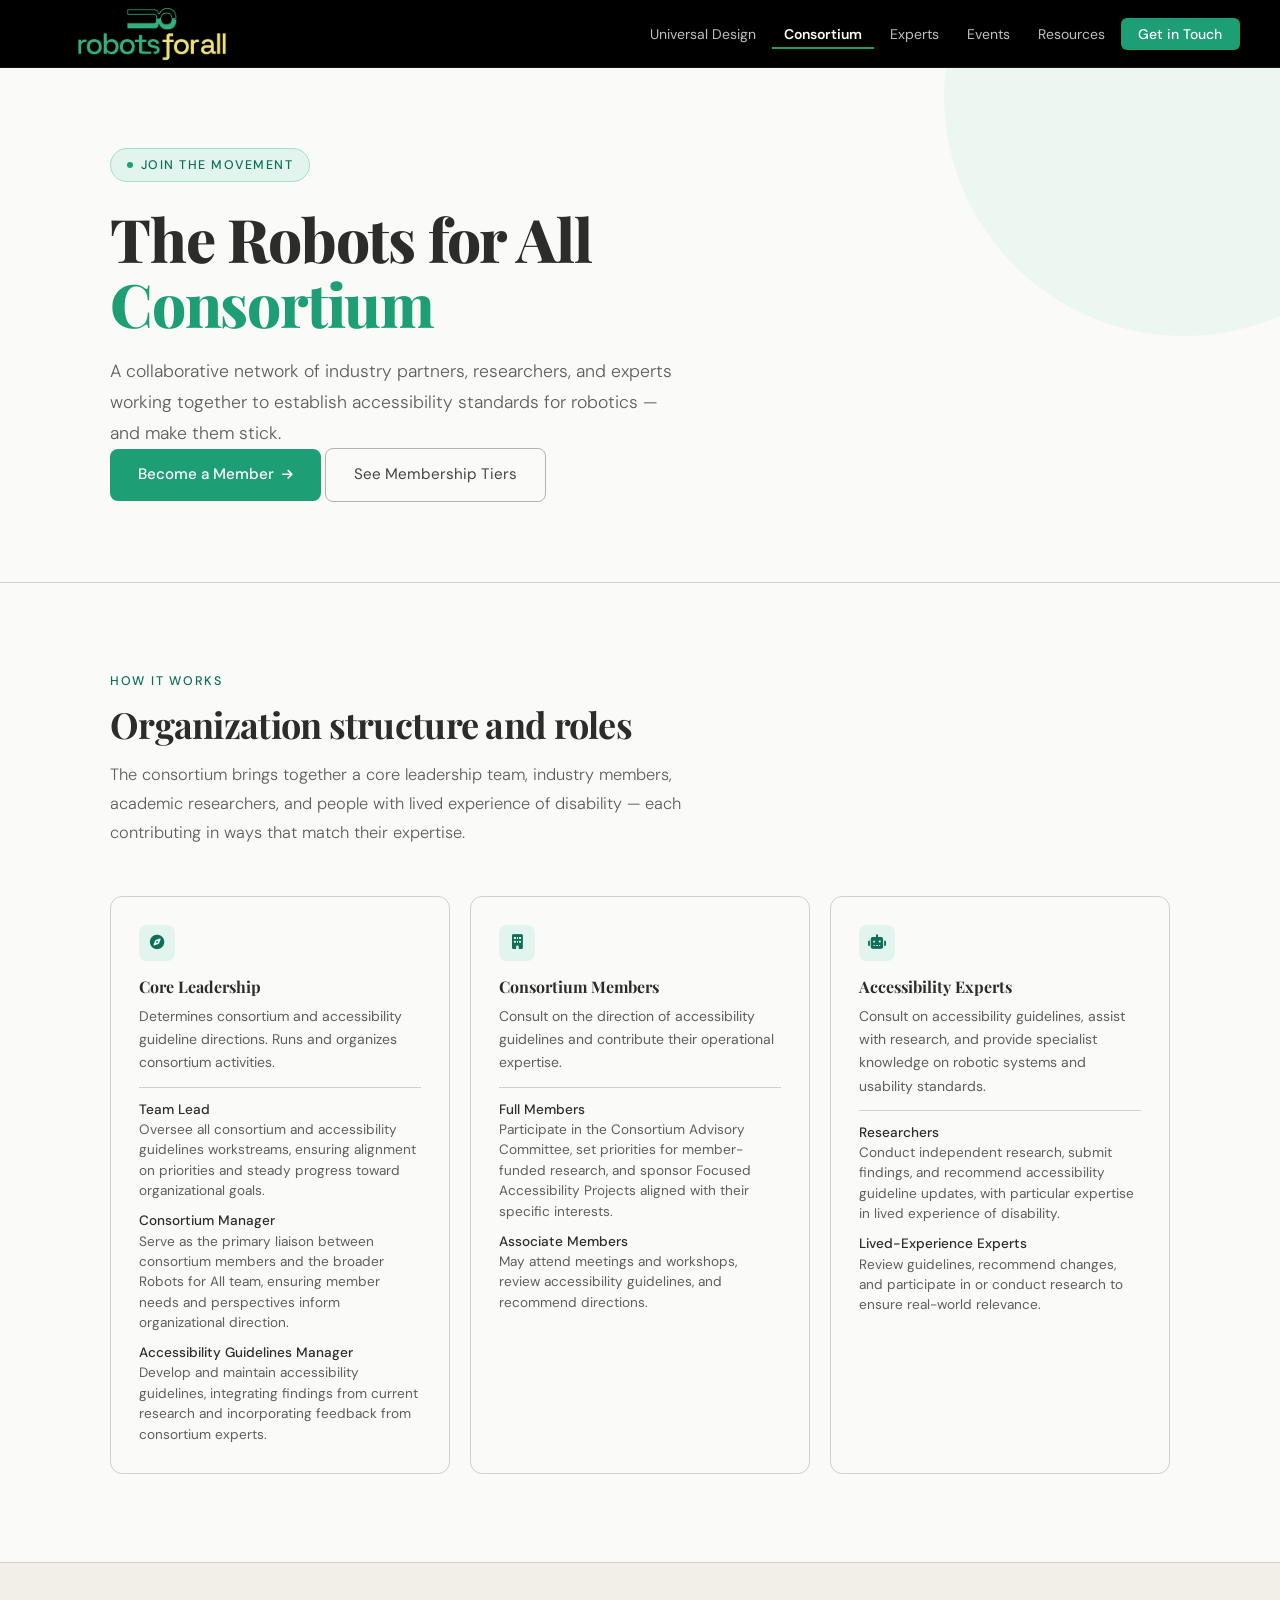
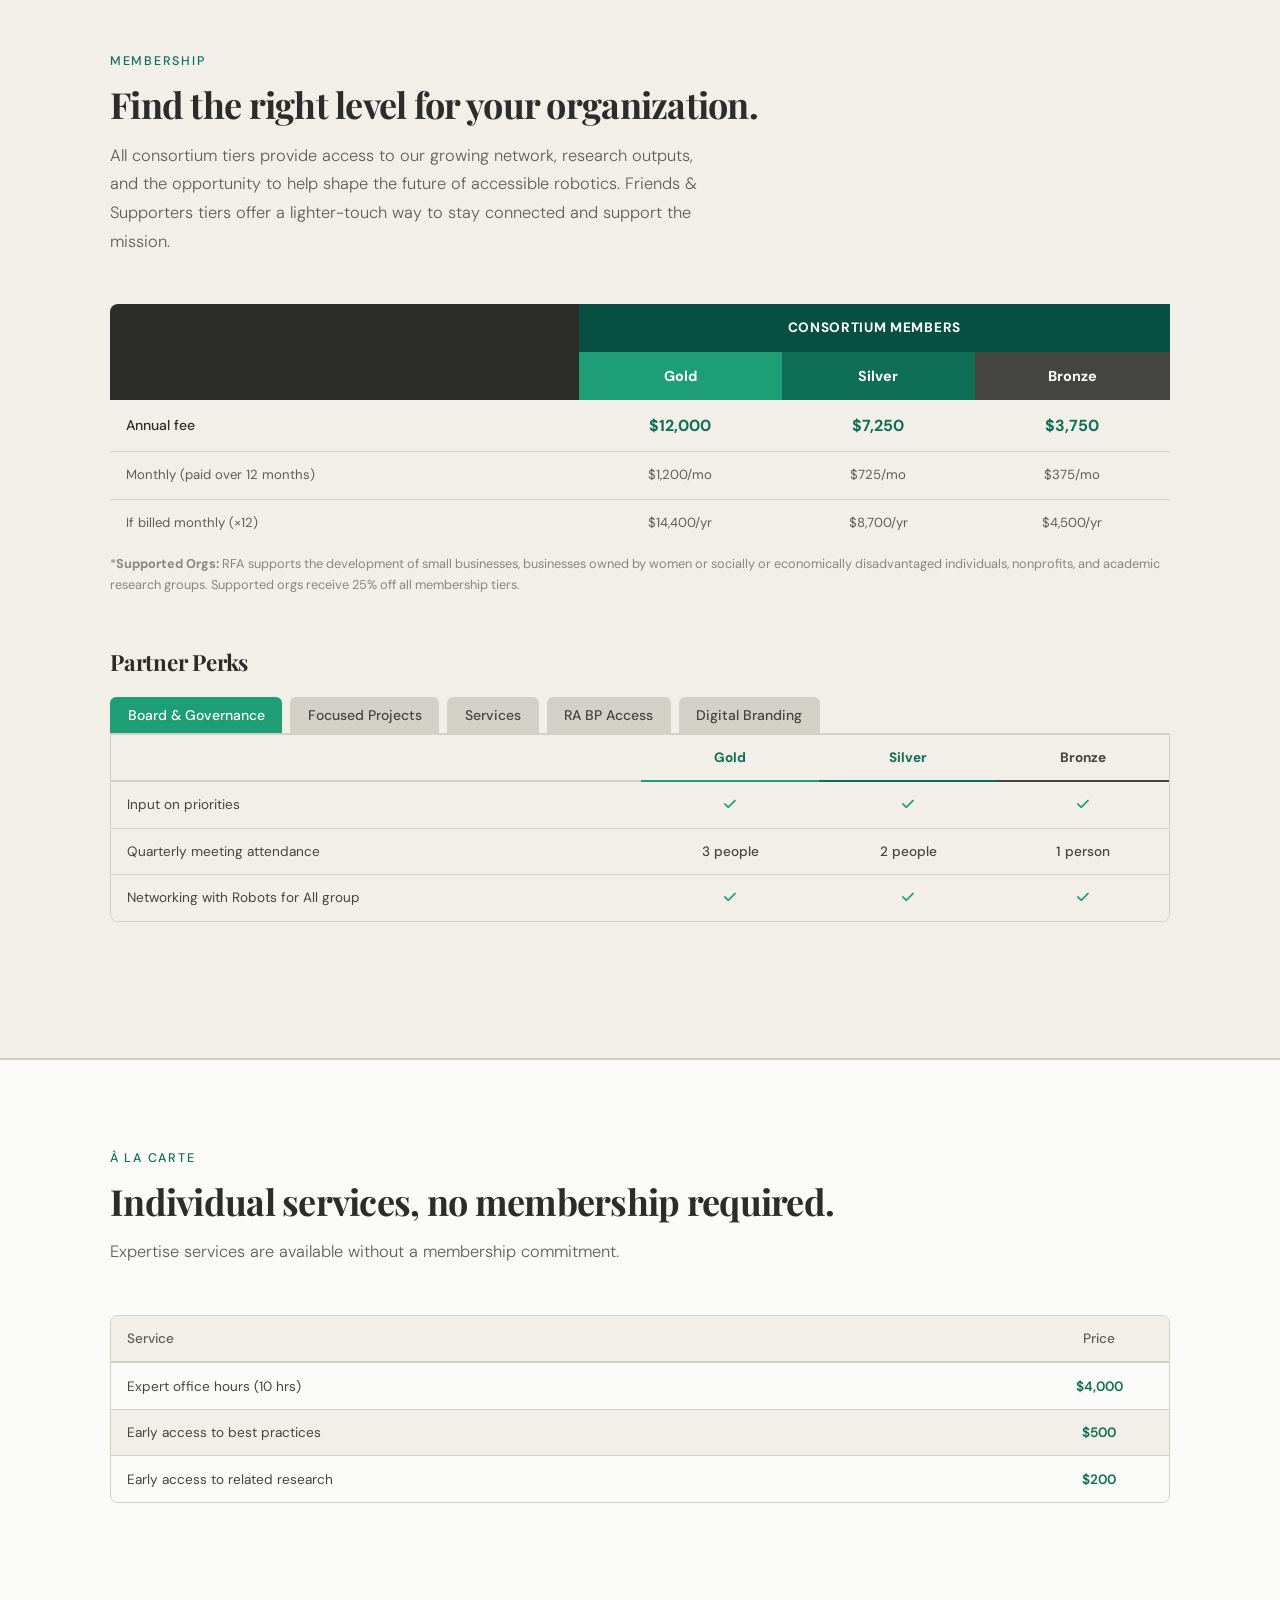
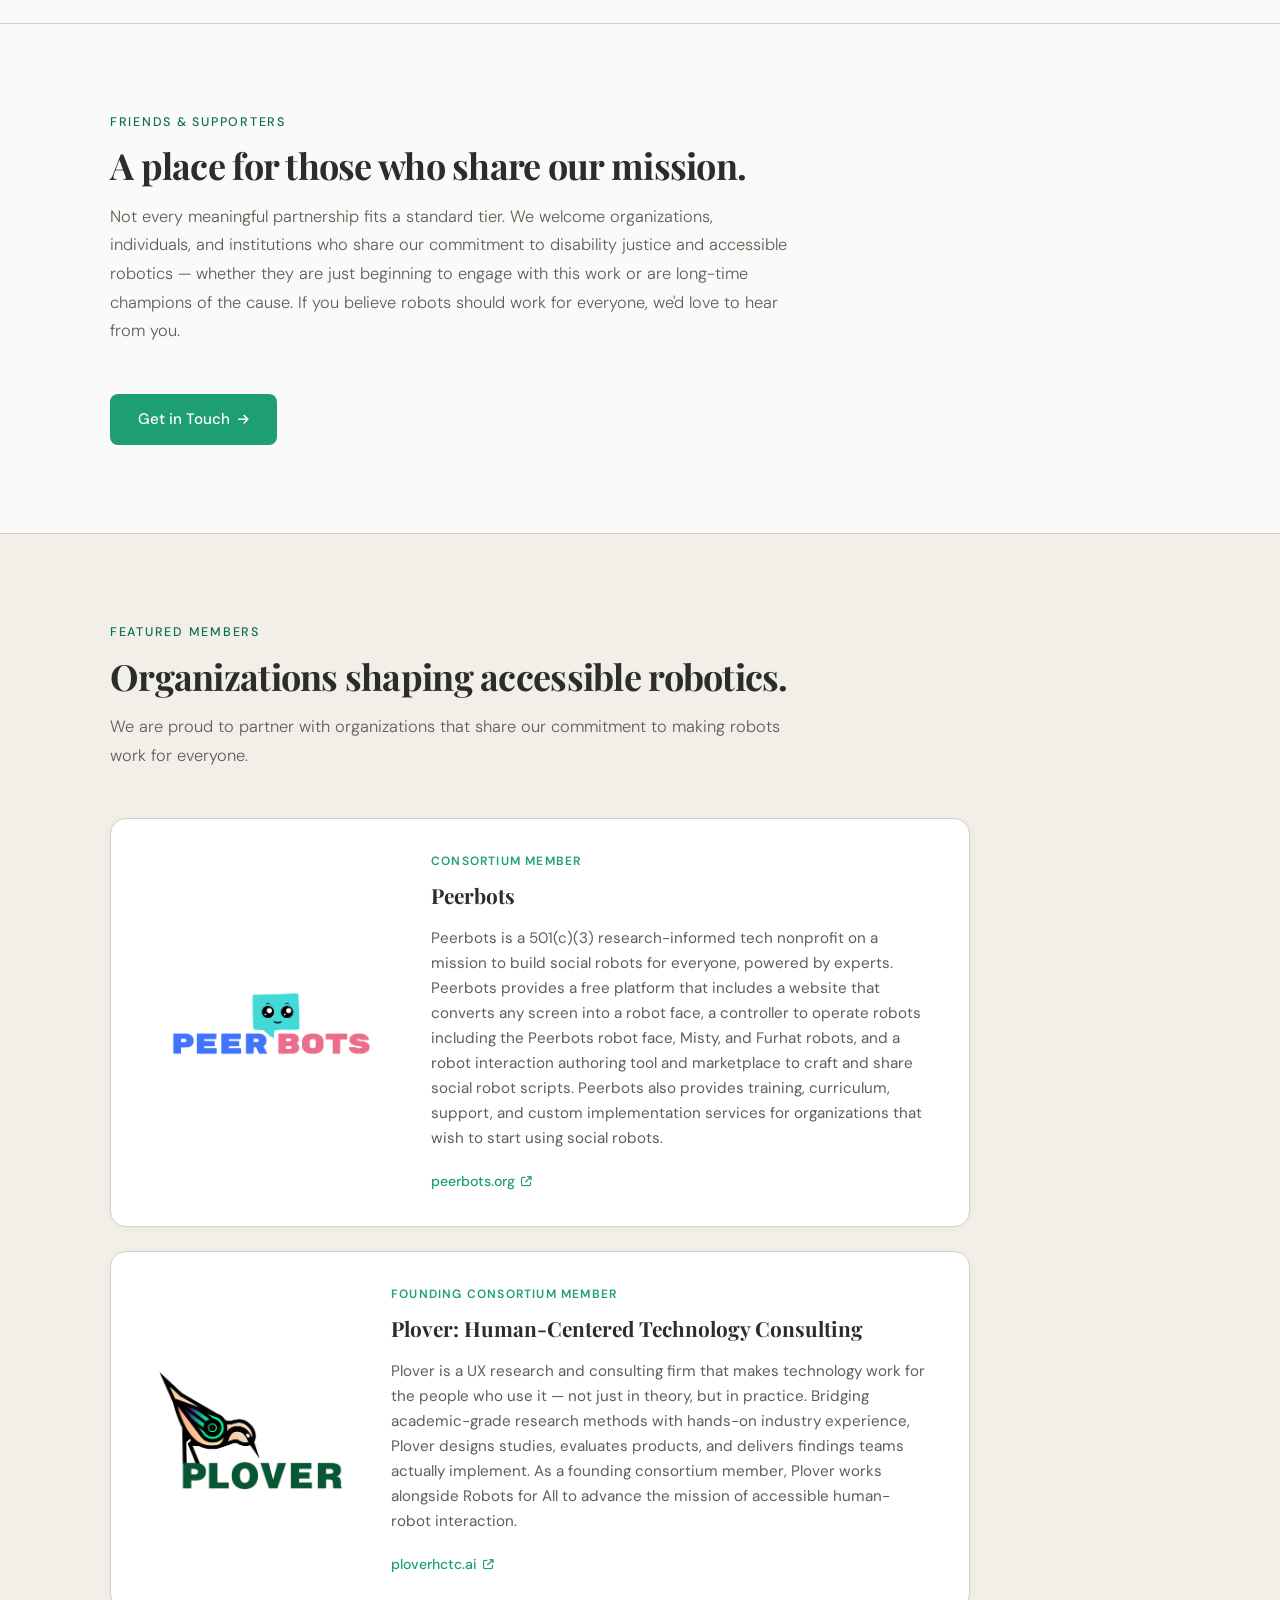
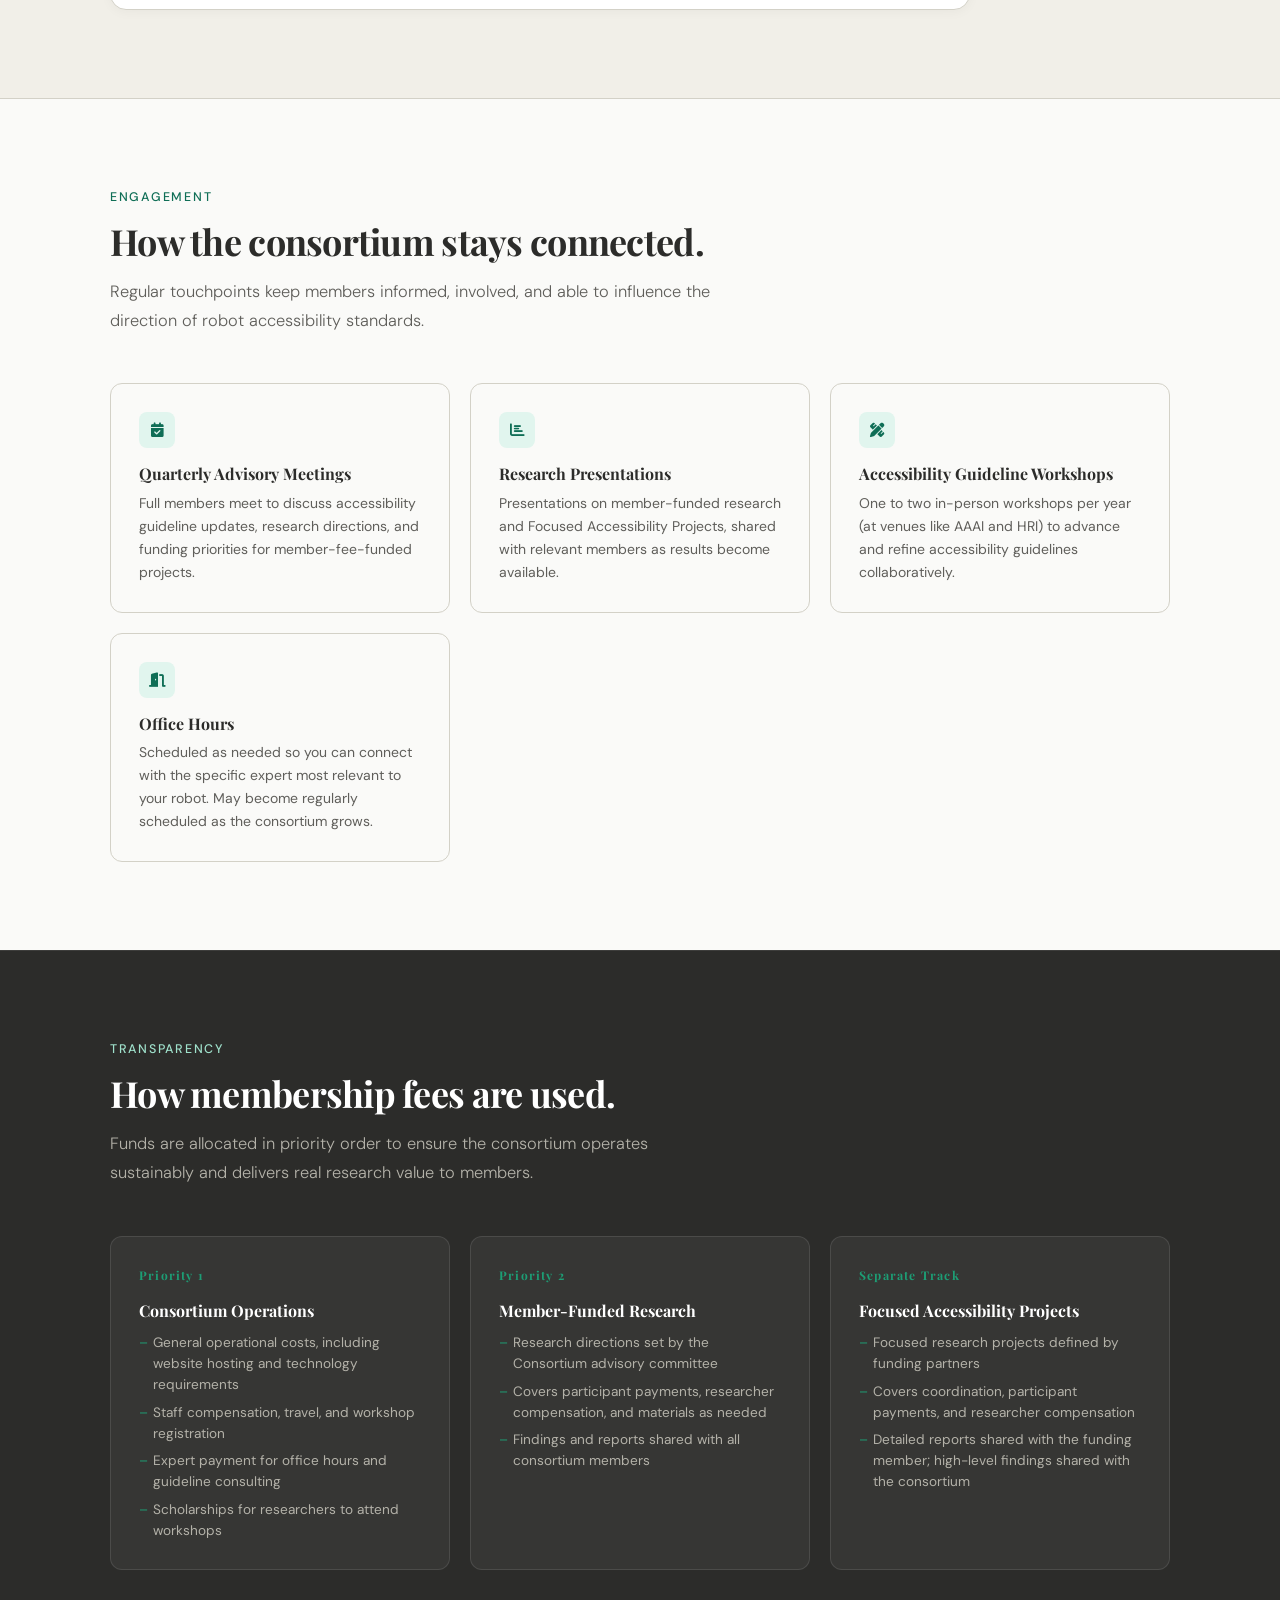
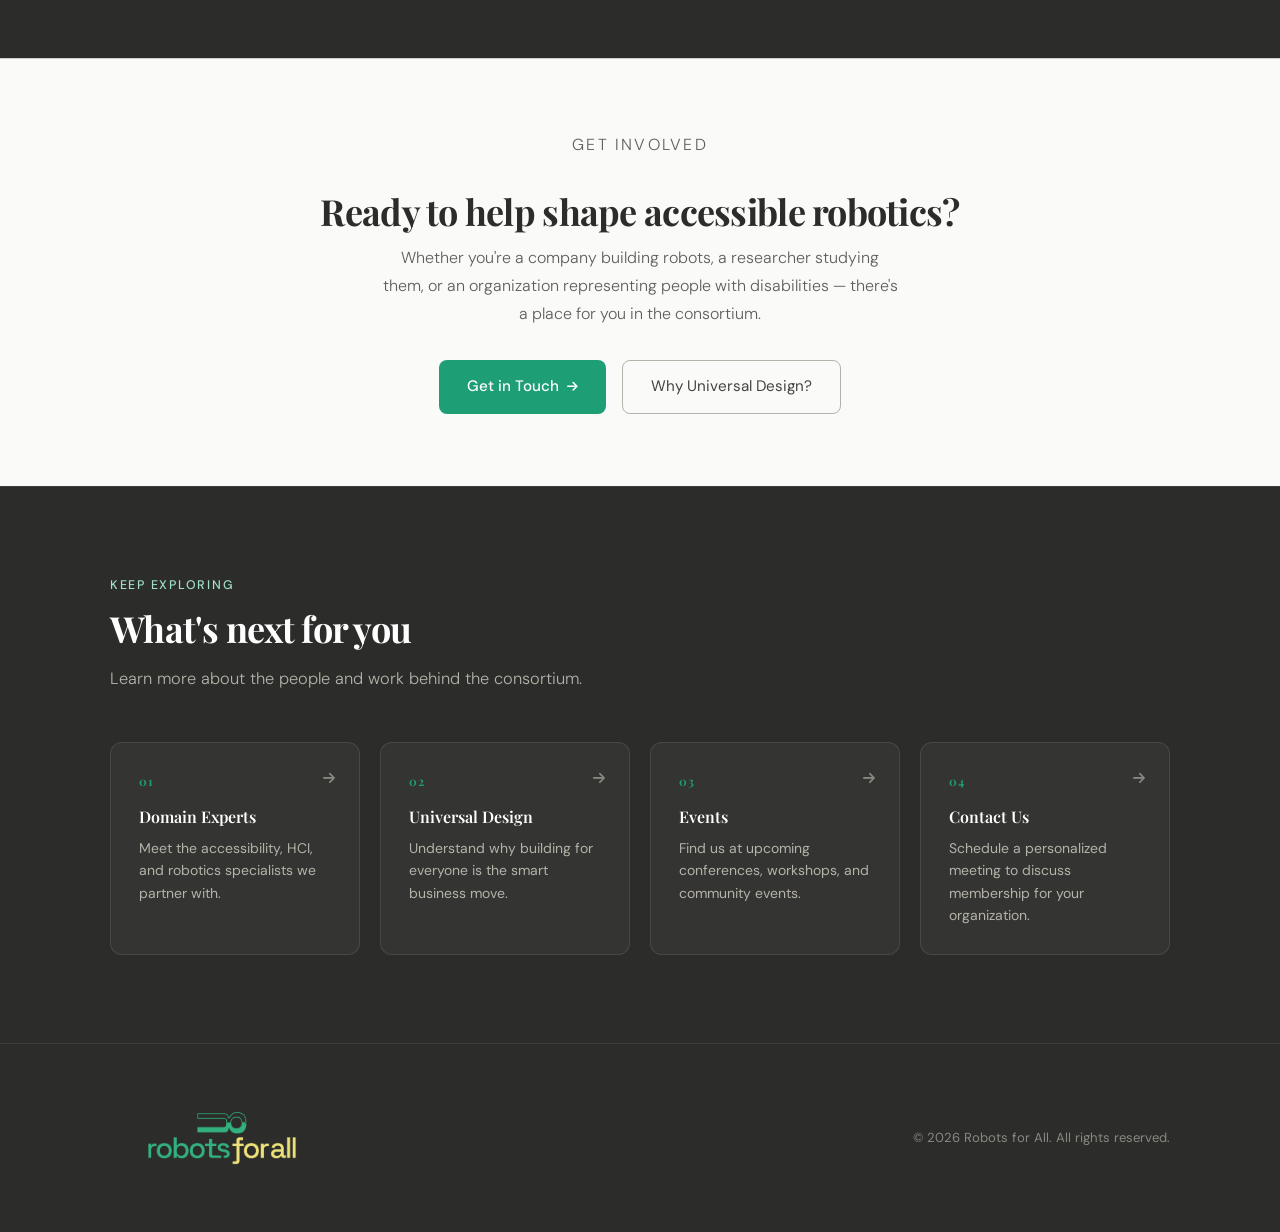
<file: consortium.html>
<!DOCTYPE html>
<html lang="en">
<head>
<title>Consortium — Robots for All</title>
<link rel="icon" type="image/png" href="img/logo/faviconColour.png">
<meta charset="UTF-8">
<meta name="viewport" content="width=device-width, initial-scale=1">
<link rel="preconnect" href="https://fonts.googleapis.com">
<link href="https://fonts.googleapis.com/css2?family=Playfair+Display:wght@400;600;700;800&family=DM+Sans:ital,wght@0,300;0,400;0,500;1,300&display=swap" rel="stylesheet">
<link rel="stylesheet" href="https://cdnjs.cloudflare.com/ajax/libs/font-awesome/6.5.0/css/all.min.css">
<style>
  *, *::before, *::after { box-sizing: border-box; margin: 0; padding: 0; }
 
  :root {
    --teal-50: #E1F5EE;
    --teal-100: #9FE1CB;
    --teal-400: #1D9E75;
    --teal-600: #0F6E56;
    --teal-800: #085041;
    --teal-900: #04342C;
    --gray-50: #F1EFE8;
    --gray-100: #D3D1C7;
    --gray-200: #B4B2A9;
    --gray-400: #888780;
    --gray-600: #5F5E5A;
    --gray-800: #444441;
    --gray-900: #2C2C2A;
    --white: #FAFAF8;
    --nav-height: 68px;
    --coral-50: #FAECE7;
    --coral-100: #F5C4B3;
    --coral-400: #D85A30;
    --coral-600: #993C1D;
  }
 
  html { scroll-behavior: smooth; }
 
  body {
    font-family: 'DM Sans', sans-serif;
    font-weight: 400;
    color: var(--gray-800);
    background: var(--white);
    line-height: 1.7;
    overflow-x: hidden;
  }
 
  h1, h2, h3, h4, h5, h6,
  .nav-logo, .footer-logo,
  .step-num, .step-title, .hard-card-num,
  .stat-number, .result-number, .section-label {
  }
 
  /* ── NAV ── */
  nav {
    position: fixed;
    top: 0; left: 0; right: 0;
    height: var(--nav-height);
    background: #000000;
    border-bottom: 1px solid rgba(255,255,255,0.08);
    z-index: 100;
    display: flex;
    align-items: center;
    padding: 0 2.5rem;
    gap: 2.5rem;
  }
 
  .nav-logo {
    text-decoration: none;
    margin-right: auto;
    display: flex;
    align-items: center;
  }

  .nav-logo img {
    height: 108px;
    width: auto;
    display: block;
  }
 
  .nav-links {
    display: flex;
    align-items: center;
    gap: 0.25rem;
    list-style: none;
  }
 
  .nav-links a {
    text-decoration: none;
    font-size: 0.875rem;
    font-weight: 400;
    color: rgba(255,255,255,0.75);
    padding: 0.4rem 0.75rem;
    border-radius: 6px;
    transition: color 0.2s, background 0.2s;
    white-space: nowrap;
  }
 
  .nav-links a:hover,
  .nav-links a:hover { color: #ffffff; background: rgba(255,255,255,0.1); }
  .nav-links a.active { color: #ffffff; font-weight: 600; border-bottom: 2px solid var(--teal-400); border-radius: 0; padding-bottom: 0.25rem; }

 
  .nav-cta {
    background: var(--teal-400) !important;
    color: #fff !important;
    padding: 0.45rem 1.1rem !important;
    border-radius: 6px;
    font-weight: 500 !important;
    transition: background 0.2s !important;
  }
  .nav-cta:hover { background: var(--teal-600) !important; }
 
  /* ── PAGE HERO ── */
  .page-hero {
    padding: calc(var(--nav-height) + 5rem) 2rem 5rem;
    background: var(--white);
    position: relative;
    overflow: hidden;
  }
 
  .page-hero-bg {
    position: absolute;
    top: 0; right: 0;
    width: 480px; height: 480px;
    background: var(--teal-50);
    border-radius: 50%;
    transform: translate(30%, -30%);
    opacity: 0.5;
    pointer-events: none;
  }
 
  .page-hero .container { position: relative; z-index: 1; }
 
  .page-hero .eyebrow {
    display: inline-flex;
    align-items: center;
    gap: 0.5rem;
    font-size: 0.78rem;
    font-weight: 500;
    letter-spacing: 0.12em;
    text-transform: uppercase;
    color: var(--teal-600);
    background: var(--teal-50);
    border: 1px solid var(--teal-100);
    padding: 0.35rem 1rem;
    border-radius: 100px;
    margin-bottom: 1.5rem;
  }
 
  .page-hero .eyebrow::before {
    content: '';
    width: 6px; height: 6px;
    border-radius: 50%;
    background: var(--teal-400);
  }
 
  h1 {
    font-family: 'Playfair Display', sans-serif;
    font-weight: 800;
    font-size: clamp(2.4rem, 5vw, 3.75rem);
    color: var(--gray-900);
    letter-spacing: -0.02em;
    line-height: 1.08;
    margin-bottom: 1.25rem;
    max-width: 720px;
  }
 
  h1 em { font-style: normal; color: var(--teal-400); }
 
  .page-hero-sub {
    font-size: 1.1rem;
    color: var(--gray-600);
    max-width: 580px;
    font-weight: 300;
    line-height: 1.75;
  }
 
  /* ── SHARED ── */
  section { padding: 5.5rem 2rem; }
  .container { max-width: 1060px; margin: 0 auto; }
 
  .section-label {
    font-size: 0.78rem;
    letter-spacing: 0.14em;
    text-transform: uppercase;
    color: var(--teal-600);
    font-weight: 500;
    margin-bottom: 0.75rem;
  }
 
  h2 {
    font-family: 'Playfair Display', sans-serif;
    font-weight: 700;
    font-size: clamp(1.6rem, 3vw, 2.25rem);
    color: var(--gray-900);
    letter-spacing: -0.02em;
    line-height: 1.15;
    margin-bottom: 1rem;
  }
 
  .section-intro {
    font-size: 1.025rem;
    color: var(--gray-600);
    max-width: 600px;
    line-height: 1.75;
    margin-bottom: 3rem;
    font-weight: 300;
  }
 
  /* ── STRUCTURE ── */
  #structure {
    border-top: 1px solid var(--gray-100);
  }
 
  .structure-grid {
    display: grid;
    grid-template-columns: repeat(auto-fit, minmax(280px, 1fr));
    gap: 1.25rem;
  }
 
  .role-card {
    background: var(--white);
    border: 1px solid var(--gray-100);
    border-radius: 12px;
    padding: 1.75rem;
  }
 
  .role-icon {
    width: 36px; height: 36px;
    background: var(--teal-50);
    border-radius: 8px;
    display: flex; align-items: center; justify-content: center;
    color: var(--teal-600);
    font-size: 0.9rem;
    margin-bottom: 1rem;
  }
 
  .role-card h3 {
    font-family: 'Playfair Display', serif;
    font-size: 1rem;
    font-weight: 700;
    color: var(--gray-900);
    margin-bottom: 0.5rem;
    line-height: 1.3;
  }
 
  .role-card p {
    font-size: 0.875rem;
    color: var(--gray-600);
    line-height: 1.65;
  }
 
  /* Team members sub-list */
  .team-list {
    list-style: none;
    margin-top: 0.75rem;
    border-top: 1px solid var(--gray-100);
    padding-top: 0.75rem;
    display: flex;
    flex-direction: column;
    gap: 0.6rem;
  }
 
  .team-list li {
    font-size: 0.85rem;
    color: var(--gray-600);
    line-height: 1.5;
  }
 
  .team-list li strong {
    color: var(--gray-900);
    font-weight: 500;
    display: block;
  }
 
  /* ── MEMBERSHIP ── */
  #membership {
    background: var(--gray-50);
    border-top: 1px solid var(--gray-100);
    border-bottom: 1px solid var(--gray-100);
  }
 
  .membership-grid {
    display: grid;
    grid-template-columns: repeat(auto-fit, minmax(260px, 1fr));
    gap: 1.5rem;
    align-items: start;
  }
 
  .tier-card {
    background: var(--white);
    border: 1px solid var(--gray-100);
    border-radius: 12px;
    padding: 2rem 1.75rem;
    position: relative;
  }
 
  .tier-card.featured {
    border: 2px solid var(--teal-400);
  }
 
  .tier-badge {
    position: absolute;
    top: -13px; left: 1.5rem;
    background: var(--teal-400);
    color: #fff;
    font-size: 0.72rem;
    font-weight: 500;
    letter-spacing: 0.08em;
    text-transform: uppercase;
    padding: 0.25rem 0.75rem;
    border-radius: 100px;
  }
 
  .tier-name {
    font-family: 'Playfair Display', serif;
    font-size: 1.15rem;
    font-weight: 700;
    color: var(--gray-900);
    margin-bottom: 0.25rem;
  }
 
  .tier-price {
    font-size: 1.75rem;
    font-family: 'Playfair Display', serif;
    font-weight: 800;
    color: var(--teal-400);
    line-height: 1.1;
    margin-bottom: 0.25rem;
  }
 
  .tier-price-note {
    font-size: 0.8rem;
    color: var(--gray-400);
    margin-bottom: 1.5rem;
  }
 
  .tier-divider {
    border: none;
    border-top: 1px solid var(--gray-100);
    margin-bottom: 1.25rem;
  }
 
  .tier-benefits {
    list-style: none;
    display: flex;
    flex-direction: column;
    gap: 0.6rem;
  }
 
  .tier-benefits li {
    display: flex;
    align-items: flex-start;
    gap: 0.6rem;
    font-size: 0.875rem;
    color: var(--gray-600);
    line-height: 1.5;
  }
 
  .tier-benefits li .check {
    flex-shrink: 0;
    color: var(--teal-400);
    font-size: 0.8rem;
    margin-top: 3px;
  }
 
  .tier-note {
    margin-top: 1.25rem;
    font-size: 0.8rem;
    color: var(--gray-400);
    line-height: 1.5;
    border-top: 1px solid var(--gray-100);
    padding-top: 1rem;
  }
 
  /* ── EVENTS ── */
  #events {
    border-top: 1px solid var(--gray-100);
  }
 
  .events-grid {
    display: grid;
    grid-template-columns: repeat(auto-fit, minmax(260px, 1fr));
    gap: 1.25rem;
  }
 
  .event-card {
    border: 1px solid var(--gray-100);
    border-radius: 12px;
    padding: 1.75rem;
    background: var(--white);
  }
 
  .event-icon {
    width: 36px; height: 36px;
    background: var(--teal-50);
    border-radius: 8px;
    display: flex; align-items: center; justify-content: center;
    color: var(--teal-600);
    font-size: 0.9rem;
    margin-bottom: 1rem;
  }
 
  .event-card h3 {
    font-family: 'Playfair Display', serif;
    font-size: 1rem;
    font-weight: 700;
    color: var(--gray-900);
    margin-bottom: 0.4rem;
    line-height: 1.3;
  }
 
  .event-card p {
    font-size: 0.875rem;
    color: var(--gray-600);
    line-height: 1.65;
  }
 
  /* ── HOW FUNDS ARE SPENT ── */
  #funds {
    background: var(--gray-900);
    border-top: 1px solid rgba(255,255,255,0.08);
  }
 
  #funds .section-label { color: var(--teal-100); }
  #funds h2 { color: #fff; }
  #funds .section-intro { color: var(--gray-200); }
 
  .funds-grid {
    display: grid;
    grid-template-columns: repeat(auto-fit, minmax(260px, 1fr));
    gap: 1.25rem;
  }
 
  .fund-card {
    background: rgba(255,255,255,0.05);
    border: 1px solid rgba(255,255,255,0.1);
    border-radius: 12px;
    padding: 1.75rem;
  }
 
  .fund-num {
    font-family: 'Playfair Display', serif;
    font-size: 0.75rem;
    font-weight: 700;
    color: var(--teal-400);
    letter-spacing: 0.1em;
    margin-bottom: 0.75rem;
  }
 
  .fund-card h3 {
    font-family: 'Playfair Display', serif;
    font-size: 1rem;
    font-weight: 700;
    color: #fff;
    margin-bottom: 0.5rem;
  }
 
  .fund-list {
    list-style: none;
    display: flex;
    flex-direction: column;
    gap: 0.4rem;
  }
 
  .fund-list li {
    font-size: 0.85rem;
    color: var(--gray-200);
    line-height: 1.55;
    padding-left: 0.85rem;
    position: relative;
  }
 
  .fund-list li::before {
    content: '–';
    position: absolute;
    left: 0;
    color: var(--teal-400);
  }
 
  /* ── CALLOUT ── */
  .callout-strip {
    background: var(--white);
    border-top: 1px solid var(--gray-100);
    padding: 4.5rem 2rem;
    text-align: center;
  }
 
  .callout-strip h2 { margin-bottom: 0.75rem; }
 
  .callout-strip p {
    font-size: 1rem;
    color: var(--gray-600);
    max-width: 520px;
    margin: 0 auto 2rem;
    font-weight: 300;
    line-height: 1.75;
  }
 
  .callout-actions {
    display: flex;
    gap: 1rem;
    justify-content: center;
    flex-wrap: wrap;
  }
 
  /* ── NEXT STEPS ── */
  #nextsteps {
    background: var(--gray-900);
    border-top: 1px solid rgba(255,255,255,0.08);
    padding: 5.5rem 2rem;
  }
 
  #nextsteps h2 { color: #fff; }
  #nextsteps .section-label { color: var(--teal-100); }
  #nextsteps .section-intro { color: var(--gray-200); }
 
  .steps-grid {
    display: grid;
    grid-template-columns: repeat(auto-fit, minmax(240px, 1fr));
    gap: 1.25rem;
  }
 
  .step-card {
    background: rgba(255,255,255,0.04);
    border: 1px solid rgba(255,255,255,0.1);
    border-radius: 12px;
    padding: 1.75rem;
    text-decoration: none;
    color: inherit;
    display: block;
    transition: background 0.2s, border-color 0.2s, transform 0.2s;
    position: relative;
  }
 
  .step-card:hover {
    background: rgba(255,255,255,0.08);
    border-color: var(--teal-400);
    transform: translateY(-2px);
  }
 
  .step-num {
    font-family: 'Playfair Display', serif;
    font-size: 0.75rem;
    font-weight: 700;
    color: var(--teal-400);
    letter-spacing: 0.1em;
    margin-bottom: 0.75rem;
  }
 
  .step-title {
    font-family: 'Playfair Display', serif;
    font-size: 1rem;
    font-weight: 600;
    color: #fff;
    margin-bottom: 0.4rem;
  }
 
  .step-desc { font-size: 0.875rem; color: var(--gray-200); line-height: 1.6; }
 
  .step-arrow {
    position: absolute;
    top: 1.5rem; right: 1.5rem;
    color: var(--gray-400);
    font-size: 0.85rem;
    transition: color 0.2s;
  }
  .step-card:hover .step-arrow { color: var(--teal-400); }

  /* ── BUTTONS ── */
  .btn-primary {
    background: var(--teal-400);
    color: #fff;
    padding: 0.8rem 1.75rem;
    border-radius: 8px;
    text-decoration: none;
    font-weight: 500;
    font-size: 0.95rem;
    transition: background 0.2s, transform 0.15s;
    display: inline-flex;
    align-items: center;
    gap: 0.5rem;
  }
  .btn-primary:hover { background: var(--teal-600); transform: translateY(-1px); }
 
  .btn-secondary {
    background: transparent;
    color: var(--gray-800);
    padding: 0.8rem 1.75rem;
    border-radius: 8px;
    text-decoration: none;
    font-weight: 400;
    font-size: 0.95rem;
    border: 1.5px solid var(--gray-200);
    transition: border-color 0.2s, background 0.2s;
    display: inline-flex;
    align-items: center;
    gap: 0.5rem;
  }
  .btn-secondary:hover { border-color: var(--gray-400); background: var(--gray-50); }
 
  /* ── FOOTER ── */
  footer {
    background: var(--gray-900);
    border-top: 1px solid rgba(255,255,255,0.08);
    padding: 2.5rem 2rem;
  }
 
  .footer-inner {
    max-width: 1060px;
    margin: 0 auto;
    display: flex;
    align-items: center;
    justify-content: space-between;
    flex-wrap: wrap;
    gap: 1rem;
  }
 
  .footer-logo img {
    height: 108px;
    width: auto;
    display: block;
  }
 
  .footer-copy { font-size: 0.82rem; color: var(--gray-400); }
 
  /* ── RESPONSIVE ── */
  @media (max-width: 768px) {
    nav { padding: 0 1.25rem; gap: 0; }
    .nav-links { display: none; }
    .why-grid { grid-template-columns: 1fr; gap: 2.5rem; }
    .stats-grid { grid-template-columns: repeat(2, 1fr); }
    .results-grid { grid-template-columns: repeat(2, 1fr); }
    section { padding: 4rem 1.25rem; }
    .stats-strip, .results-strip { padding: 3rem 1.25rem; }
  }
  /* ── MOBILE MENU ── */
  .nav-hamburger {
    display: none;
    background: none;
    border: none;
    cursor: pointer;
    padding: 0.4rem;
    color: var(--gray-800);
    font-size: 1.2rem;
    margin-left: auto;
  }

  .mobile-menu {
    display: none;
    position: fixed;
    top: var(--nav-height);
    left: 0; right: 0;
    background: rgba(250, 250, 248, 0.98);
    backdrop-filter: blur(12px);
    -webkit-backdrop-filter: blur(12px);
    border-bottom: 1px solid var(--gray-100);
    z-index: 99;
    padding: 1rem 1.25rem 1.5rem;
    flex-direction: column;
    gap: 0.25rem;
  }

  .mobile-menu.open { display: flex; }

  .mobile-menu a {
    text-decoration: none;
    font-size: 1rem;
    font-weight: 400;
    color: var(--gray-600);
    padding: 0.65rem 0.75rem;
    border-radius: 8px;
    transition: color 0.2s, background 0.2s;
  }

  .mobile-menu a:hover,
  .mobile-menu a.active { color: var(--teal-400); font-weight: 600; background: var(--gray-50); }
  .mobile-menu a.active { font-weight: 500; }

  .mobile-menu .mobile-cta {
    margin-top: 0.5rem;
    background: var(--teal-400);
    color: #fff !important;
    text-align: center;
    font-weight: 500 !important;
    border-radius: 8px;
  }

  .mobile-menu .mobile-cta:hover { background: var(--teal-600); }

  @media (max-width: 768px) {
    .nav-hamburger { display: flex; align-items: center; }
  }
</style>
</head>
<body>
 
<!-- NAV -->
<nav>
  <a href="index.html" class="nav-logo">
    <img src="img/logo/PrimaryLogoColour.png" alt="Robots For All Logo">
  </a>
  <ul class="nav-links">
    <li><a href="universaldesign.html">Universal Design</a></li>
    <li><a href="consortium.html" class="active">Consortium</a></li>
    <li><a href="experts.html">Experts</a></li>
    <li><a href="events.html">Events</a></li>
    <li><a href="resources.html">Resources</a></li>
    <li><a href="contact.html" class="nav-cta">Get in Touch</a></li>
  </ul>
  <button class="nav-hamburger" id="hamburger" aria-label="Open menu"><i class="fa-solid fa-bars"></i></button>
</nav>
 

<!-- MOBILE MENU -->
<div class="mobile-menu" id="mobileMenu">
  <a href="universaldesign.html">Universal Design</a>
  <a href="consortium.html" class="active">Consortium</a>
  <a href="experts.html">Experts</a>
  <a href="events.html">Events</a>
  <a href="resources.html">Resources</a>
  <a href="contact.html" class="mobile-cta">Get in Touch</a>
</div>

<!-- PAGE HERO -->
<div class="page-hero">
  <div class="page-hero-bg"></div>
  <div class="container">
    <div class="eyebrow">Join the movement</div>
    <h1>The Robots for All <em>Consortium</em></h1>
    <p class="page-hero-sub">
      A collaborative network of industry partners, researchers, and experts working together to establish accessibility standards for robotics — and make them stick.
    </p>
    <div class="hero-actions">
      <a href="contact.html" class="btn-primary">
        Become a Member <i class="fa-solid fa-arrow-right" style="font-size:0.8em;"></i>
      </a>
      <a href="#membership" class="btn-secondary">See Membership Tiers</a>
    </div>
  </div>
</div>
 
<!-- STRUCTURE -->
<section id="structure">
  <div class="container">
    <p class="section-label">How it works</p>
    <h2>Organization structure and roles</h2>
    <p class="section-intro">
      The consortium brings together a core leadership team, industry members, academic researchers, and people with lived experience of disability — each contributing in ways that match their expertise.
    </p>
 
    <div class="structure-grid">
 
      <div class="role-card">
        <div class="role-icon"><i class="fa-solid fa-compass"></i></div>
        <h3>Core Leadership</h3>
        <p>Determines consortium and accessibility guideline directions. Runs and organizes consortium activities.</p>
        <ul class="team-list">
          <li>
            <strong>Team Lead</strong>
            Oversee all consortium and accessibility guidelines workstreams, ensuring alignment on priorities and steady progress toward organizational goals.
          </li>
          <li>
            <strong>Consortium Manager</strong>
            Serve as the primary liaison between consortium members and the broader Robots for All team, ensuring member needs and perspectives inform organizational direction.
          </li>
          <li>
            <strong>Accessibility Guidelines Manager</strong>
            Develop and maintain accessibility guidelines, integrating findings from current research and incorporating feedback from consortium experts.
          </li>
        </ul>
      </div>
 
      <div class="role-card">
        <div class="role-icon"><i class="fa-solid fa-building"></i></div>
        <h3>Consortium Members</h3>
        <p>Consult on the direction of accessibility guidelines and contribute their operational expertise.</p>
        <ul class="team-list">
          <li>
            <strong>Full Members</strong>
            Participate in the Consortium Advisory Committee, set priorities for member-funded research, and sponsor Focused Accessibility Projects aligned with their specific interests.
          </li>
          <li>
            <strong>Associate Members</strong>
            May attend meetings and workshops, review accessibility guidelines, and recommend directions.
          </li>
        </ul>
      </div>
 
      <div class="role-card">
        <div class="role-icon"><i class="fa-solid fa-robot"></i></div>
        <h3>Accessibility Experts</h3>
        <p>Consult on accessibility guidelines, assist with research, and provide specialist knowledge on robotic systems and usability standards.</p>
        <ul class="team-list">
          <li>
            <strong>Researchers</strong>
            Conduct independent research, submit findings, and recommend accessibility guideline updates, with particular expertise in lived experience of disability.
          </li>
          <li>
            <strong>Lived-Experience Experts</strong>
            Review guidelines, recommend changes, and participate in or conduct research to ensure real-world relevance.
          </li>
        </ul>
      </div>
 
    </div>
  </div>
</section>
 
<!-- MEMBERSHIP TIERS -->
<section id="membership">
  <div class="container">
    <p class="section-label">Membership</p>
    <h2>Find the right level for your organization.</h2>
    <p class="section-intro">
      All consortium tiers provide access to our growing network, research outputs, and the opportunity to help shape the future of accessible robotics. Friends &amp; Supporters tiers offer a lighter-touch way to stay connected and support the mission.
    </p>

    <!-- TIER PRICING TABLE -->
    <div style="overflow-x:auto; margin-bottom: 3rem;">
      <table style="width:100%; border-collapse:collapse; font-size:0.875rem; font-family:'DM Sans',sans-serif;">
        <thead>
          <tr>
            <th style="text-align:left; padding:0.75rem 1rem; background:var(--gray-900); color:#fff; font-family:'DM Sans',sans-serif; font-size:0.9rem; font-weight:700; border-radius:8px 0 0 0; min-width:160px;"></th>
            <th colspan="3" style="text-align:center; padding:0.75rem 1rem; background:var(--teal-800); color:#fff; font-family:'DM Sans',sans-serif; font-size:0.85rem; font-weight:700; letter-spacing:0.05em; text-transform:uppercase;">Consortium Members</th>
          </tr>
          <tr>
            <th style="text-align:left; padding:0.75rem 1rem; background:var(--gray-900); color:#fff; font-family:'DM Sans',sans-serif; font-size:0.9rem; font-weight:700; min-width:160px;"></th>
            <th style="text-align:center; padding:0.75rem 1rem; background:var(--teal-400); color:#fff; font-family:'DM Sans',sans-serif; font-size:0.9rem; font-weight:700;">Gold</th>
            <th style="text-align:center; padding:0.75rem 1rem; background:var(--teal-600); color:#fff; font-family:'DM Sans',sans-serif; font-size:0.9rem; font-weight:700;">Silver</th>
            <th style="text-align:center; padding:0.75rem 1rem; background:var(--gray-800); color:#fff; font-family:'DM Sans',sans-serif; font-size:0.9rem; font-weight:700;">Bronze</th>
          </tr>
        </thead>
        <tbody>
          <tr style="background:var(--gray-50);">
            <td style="padding:0.75rem 1rem; font-weight:500; color:var(--gray-900); border-bottom:1px solid var(--gray-100);">Annual fee</td>
            <td style="padding:0.75rem 1rem; text-align:center; font-weight:700; color:var(--teal-600); font-size:1rem; border-bottom:1px solid var(--gray-100);">$12,000</td>
            <td style="padding:0.75rem 1rem; text-align:center; font-weight:700; color:var(--teal-600); font-size:1rem; border-bottom:1px solid var(--gray-100);">$7,250</td>
            <td style="padding:0.75rem 1rem; text-align:center; font-weight:700; color:var(--teal-600); font-size:1rem; border-bottom:1px solid var(--gray-100);">$3,750</td>
          </tr>
          <tr>
            <td style="padding:0.75rem 1rem; color:var(--gray-600); border-bottom:1px solid var(--gray-100); font-size:0.825rem;">Monthly (paid over 12 months)</td>
            <td style="padding:0.75rem 1rem; text-align:center; color:var(--gray-600); border-bottom:1px solid var(--gray-100); font-size:0.825rem;">$1,200/mo</td>
            <td style="padding:0.75rem 1rem; text-align:center; color:var(--gray-600); border-bottom:1px solid var(--gray-100); font-size:0.825rem;">$725/mo</td>
            <td style="padding:0.75rem 1rem; text-align:center; color:var(--gray-600); border-bottom:1px solid var(--gray-100); font-size:0.825rem;">$375/mo</td>
          </tr>
          <tr style="background:var(--gray-50);">
            <td style="padding:0.75rem 1rem; color:var(--gray-600); font-size:0.825rem;">If billed monthly (×12)</td>
            <td style="padding:0.75rem 1rem; text-align:center; color:var(--gray-600); font-size:0.825rem;">$14,400/yr</td>
            <td style="padding:0.75rem 1rem; text-align:center; color:var(--gray-600); font-size:0.825rem;">$8,700/yr</td>
            <td style="padding:0.75rem 1rem; text-align:center; color:var(--gray-600); font-size:0.825rem;">$4,500/yr</td>
          </tr>
        </tbody>
      </table>
      <p style="font-size:0.8rem; color:var(--gray-400); margin-top:0.5rem; line-height:1.6;">*<strong>Supported Orgs:</strong> RFA supports the development of small businesses, businesses owned by women or socially or economically disadvantaged individuals, nonprofits, and academic research groups. Supported orgs receive 25% off all membership tiers.</p>
    </div>

    <!-- PARTNER PERKS TABLES -->
    <h3 style="font-family:'Playfair Display',serif; font-size:1.4rem; font-weight:700; color:var(--gray-900); margin-bottom:1rem; letter-spacing:-0.01em;">Partner Perks</h3>

    <!-- PERKS TABS -->
    <div style="display:flex; gap:0.5rem; flex-wrap:wrap; margin-bottom:0; border-bottom:2px solid var(--gray-100);">
      <button onclick="showPerksTab('perks-board')" id="pbtn-board" style="padding:0.55rem 1.1rem; border:none; border-radius:6px 6px 0 0; font-family:'DM Sans',sans-serif; font-size:0.875rem; font-weight:500; cursor:pointer; background:var(--teal-400); color:#fff; transition:background 0.2s;">Board &amp; Governance</button>
      <button onclick="showPerksTab('perks-focused')" id="pbtn-focused" style="padding:0.55rem 1.1rem; border:none; border-radius:6px 6px 0 0; font-family:'DM Sans',sans-serif; font-size:0.875rem; font-weight:500; cursor:pointer; background:var(--gray-100); color:var(--gray-700); transition:background 0.2s;">Focused Projects</button>
      <button onclick="showPerksTab('perks-services')" id="pbtn-services" style="padding:0.55rem 1.1rem; border:none; border-radius:6px 6px 0 0; font-family:'DM Sans',sans-serif; font-size:0.875rem; font-weight:500; cursor:pointer; background:var(--gray-100); color:var(--gray-700); transition:background 0.2s;">Services</button>
      <button onclick="showPerksTab('perks-udbp')" id="pbtn-udbp" style="padding:0.55rem 1.1rem; border:none; border-radius:6px 6px 0 0; font-family:'DM Sans',sans-serif; font-size:0.875rem; font-weight:500; cursor:pointer; background:var(--gray-100); color:var(--gray-700); transition:background 0.2s;">RA BP Access</button>
      <button onclick="showPerksTab('perks-branding')" id="pbtn-branding" style="padding:0.55rem 1.1rem; border:none; border-radius:6px 6px 0 0; font-family:'DM Sans',sans-serif; font-size:0.875rem; font-weight:500; cursor:pointer; background:var(--gray-100); color:var(--gray-700); transition:background 0.2s;">Digital Branding</button>
    </div>

    <div style="border:1px solid var(--gray-100); border-top:none; border-radius:0 0 8px 8px; overflow:hidden; margin-bottom:3rem;">

      <!-- BOARD & GOVERNANCE -->
      <div id="perks-board" style="display:block; overflow-x:auto;">
        <table style="width:100%; border-collapse:collapse; font-size:0.85rem;">
          <thead><tr style="background:var(--gray-50);">
            <th style="text-align:left; padding:0.7rem 1rem; color:var(--gray-600); font-weight:500; border-bottom:2px solid var(--gray-100); min-width:200px;"></th>
            <th style="text-align:center; padding:0.7rem 1rem; color:var(--teal-600); font-weight:700; border-bottom:2px solid var(--teal-400);">Gold</th>
            <th style="text-align:center; padding:0.7rem 1rem; color:var(--teal-600); font-weight:700; border-bottom:2px solid var(--teal-600);">Silver</th>
            <th style="text-align:center; padding:0.7rem 1rem; color:var(--gray-800); font-weight:700; border-bottom:2px solid var(--gray-800);">Bronze</th>
          </tr></thead>
          <tbody>
            <tr style="background:var(--gray-50); border-bottom:1px solid var(--gray-100);"><td style="padding:0.7rem 1rem; color:var(--gray-800);">Input on priorities</td><td style="text-align:center; color:var(--teal-400);"><i class="fa-solid fa-check"></i></td><td style="text-align:center; color:var(--teal-400);"><i class="fa-solid fa-check"></i></td><td style="text-align:center; color:var(--teal-400);"><i class="fa-solid fa-check"></i></td></tr>
            <tr style="border-bottom:1px solid var(--gray-100);"><td style="padding:0.7rem 1rem; color:var(--gray-800);">Quarterly meeting attendance</td><td style="text-align:center; padding:0.7rem 1rem; font-weight:500; color:var(--gray-800);">3 people</td><td style="text-align:center; padding:0.7rem 1rem; font-weight:500; color:var(--gray-800);">2 people</td><td style="text-align:center; padding:0.7rem 1rem; font-weight:500; color:var(--gray-800);">1 person</td></tr>
            <tr style="background:var(--gray-50);"><td style="padding:0.7rem 1rem; color:var(--gray-800);">Networking with Robots for All group</td><td style="text-align:center; color:var(--teal-400);"><i class="fa-solid fa-check"></i></td><td style="text-align:center; color:var(--teal-400);"><i class="fa-solid fa-check"></i></td><td style="text-align:center; color:var(--teal-400);"><i class="fa-solid fa-check"></i></td></tr>
          </tbody>
        </table>
      </div>

      <!-- FOCUSED PROJECTS -->
      <div id="perks-focused" style="display:none; overflow-x:auto;">
        <table style="width:100%; border-collapse:collapse; font-size:0.85rem;">
          <thead><tr style="background:var(--gray-50);">
            <th style="text-align:left; padding:0.7rem 1rem; color:var(--gray-600); font-weight:500; border-bottom:2px solid var(--gray-100); min-width:200px;"></th>
            <th style="text-align:center; padding:0.7rem 1rem; color:var(--teal-600); font-weight:700; border-bottom:2px solid var(--teal-400);">Gold</th>
            <th style="text-align:center; padding:0.7rem 1rem; color:var(--teal-600); font-weight:700; border-bottom:2px solid var(--teal-600);">Silver</th>
            <th style="text-align:center; padding:0.7rem 1rem; color:var(--gray-800); font-weight:700; border-bottom:2px solid var(--gray-800);">Bronze</th>
            
          </tr></thead>
          <tbody>
            <tr style="border-bottom:1px solid var(--gray-100);"><td style="padding:0.7rem 1rem; color:var(--gray-800);">Eligible to sponsor focused projects</td><td style="text-align:center; color:var(--teal-400);"><i class="fa-solid fa-check"></i></td><td style="text-align:center; color:var(--teal-400);"><i class="fa-solid fa-check"></i></td><td style="text-align:center; color:var(--gray-300);">—</td></tr>
            <tr style="background:var(--gray-50); border-bottom:1px solid var(--gray-100);"><td style="padding:0.7rem 1rem; color:var(--gray-800);">Access to data (if sponsored)</td><td style="text-align:center; color:var(--teal-400);"><i class="fa-solid fa-check"></i></td><td style="text-align:center; color:var(--teal-400);"><i class="fa-solid fa-check"></i></td><td style="text-align:center; color:var(--gray-300);">—</td></tr>
            <tr><td style="padding:0.7rem 1rem; color:var(--gray-800);">Access to technical reports after 2 years</td><td style="text-align:center; color:var(--teal-400);"><i class="fa-solid fa-check"></i></td><td style="text-align:center; color:var(--teal-400);"><i class="fa-solid fa-check"></i></td><td style="text-align:center; color:var(--teal-400);"><i class="fa-solid fa-check"></i></td></tr>
          </tbody>
        </table>
      </div>

      <!-- SERVICES -->
      <div id="perks-services" style="display:none; overflow-x:auto;">
        <table style="width:100%; border-collapse:collapse; font-size:0.85rem;">
          <thead><tr style="background:var(--gray-50);">
            <th style="text-align:left; padding:0.7rem 1rem; color:var(--gray-600); font-weight:500; border-bottom:2px solid var(--gray-100); min-width:200px;"></th>
            <th style="text-align:center; padding:0.7rem 1rem; color:var(--teal-600); font-weight:700; border-bottom:2px solid var(--teal-400);">Gold</th>
            <th style="text-align:center; padding:0.7rem 1rem; color:var(--teal-600); font-weight:700; border-bottom:2px solid var(--teal-600);">Silver</th>
            <th style="text-align:center; padding:0.7rem 1rem; color:var(--gray-800); font-weight:700; border-bottom:2px solid var(--gray-800);">Bronze</th>
            
          </tr></thead>
          <tbody>
            <tr style="background:var(--gray-50); border-bottom:1px solid var(--gray-100);"><td style="padding:0.7rem 1rem; color:var(--gray-800);">Expert office hours</td><td style="text-align:center; padding:0.7rem 1rem; font-weight:600; color:var(--gray-900);">15 hrs</td><td style="text-align:center; padding:0.7rem 1rem; font-weight:600; color:var(--gray-900);">5 hrs</td><td style="text-align:center; padding:0.7rem 1rem; font-weight:600; color:var(--gray-900);">2 office hours</td></tr>
            <tr style="border-bottom:1px solid var(--gray-100);"><td style="padding:0.7rem 1rem; color:var(--gray-800);">RA BP overview training video</td><td style="text-align:center; color:var(--teal-400);"><i class="fa-solid fa-check"></i></td><td style="text-align:center; color:var(--teal-400);"><i class="fa-solid fa-check"></i></td><td style="text-align:center; color:var(--teal-400);"><i class="fa-solid fa-check"></i></td></tr>
            <tr style="background:var(--gray-50);"><td style="padding:0.7rem 1rem; color:var(--gray-800);">How-to video on using RA BP</td><td style="text-align:center; color:var(--teal-400);"><i class="fa-solid fa-check"></i></td><td style="text-align:center; color:var(--teal-400);"><i class="fa-solid fa-check"></i></td><td style="text-align:center; color:var(--teal-400);"><i class="fa-solid fa-check"></i></td></tr>
          </tbody>
        </table>
      </div>

      <!-- RA BP ACCESS -->
      <div id="perks-udbp" style="display:none; overflow-x:auto;">
        <table style="width:100%; border-collapse:collapse; font-size:0.85rem;">
          <thead><tr style="background:var(--gray-50);">
            <th style="text-align:left; padding:0.7rem 1rem; color:var(--gray-600); font-weight:500; border-bottom:2px solid var(--gray-100); min-width:200px;"></th>
            <th style="text-align:center; padding:0.7rem 1rem; color:var(--teal-600); font-weight:700; border-bottom:2px solid var(--teal-400);">Gold</th>
            <th style="text-align:center; padding:0.7rem 1rem; color:var(--teal-600); font-weight:700; border-bottom:2px solid var(--teal-600);">Silver</th>
            <th style="text-align:center; padding:0.7rem 1rem; color:var(--gray-800); font-weight:700; border-bottom:2px solid var(--gray-800);">Bronze</th>
          </tr></thead>
          <tbody>
            <tr style="border-bottom:1px solid var(--gray-100);"><td style="padding:0.7rem 1rem; color:var(--gray-800);">Access to best practices</td><td style="text-align:center; color:var(--teal-400);"><i class="fa-solid fa-check"></i></td><td style="text-align:center; color:var(--teal-400);"><i class="fa-solid fa-check"></i></td><td style="text-align:center; color:var(--teal-400);"><i class="fa-solid fa-check"></i></td></tr>
            <tr style="background:var(--gray-50); border-bottom:1px solid var(--gray-100);"><td style="padding:0.7rem 1rem; color:var(--gray-800);">Early access to best practices</td><td style="text-align:center; color:var(--teal-400);"><i class="fa-solid fa-check"></i></td><td style="text-align:center; color:var(--teal-400);"><i class="fa-solid fa-check"></i></td><td style="text-align:center; color:var(--gray-300);">—</td></tr>
            <tr style="border-bottom:1px solid var(--gray-100);"><td style="padding:0.7rem 1rem; color:var(--gray-800);">Access to related research</td><td style="text-align:center; color:var(--teal-400);"><i class="fa-solid fa-check"></i></td><td style="text-align:center; color:var(--teal-400);"><i class="fa-solid fa-check"></i></td><td style="text-align:center; color:var(--teal-400);"><i class="fa-solid fa-check"></i></td></tr>
            <tr style="background:var(--gray-50); border-bottom:1px solid var(--gray-100);"><td style="padding:0.7rem 1rem; color:var(--gray-800);">Early access to related research</td><td style="text-align:center; color:var(--teal-400);"><i class="fa-solid fa-check"></i></td><td style="text-align:center; color:var(--teal-400);"><i class="fa-solid fa-check"></i></td><td style="text-align:center; color:var(--gray-300);">—</td></tr>
            <tr><td style="padding:0.7rem 1rem; color:var(--gray-800);">Opportunity to present research</td><td style="text-align:center; color:var(--teal-400);"><i class="fa-solid fa-check"></i></td><td style="text-align:center; color:var(--teal-400);"><i class="fa-solid fa-check"></i></td><td style="text-align:center; color:var(--teal-400);"><i class="fa-solid fa-check"></i></td></tr>
          </tbody>
        </table>
      </div>

      <!-- DIGITAL BRANDING -->
      <div id="perks-branding" style="display:none; overflow-x:auto;">
        <table style="width:100%; border-collapse:collapse; font-size:0.85rem;">
          <thead><tr style="background:var(--gray-50);">
            <th style="text-align:left; padding:0.7rem 1rem; color:var(--gray-600); font-weight:500; border-bottom:2px solid var(--gray-100); min-width:200px;"></th>
            <th style="text-align:center; padding:0.7rem 1rem; color:var(--teal-600); font-weight:700; border-bottom:2px solid var(--teal-400);">Gold</th>
            <th style="text-align:center; padding:0.7rem 1rem; color:var(--teal-600); font-weight:700; border-bottom:2px solid var(--teal-600);">Silver</th>
            <th style="text-align:center; padding:0.7rem 1rem; color:var(--gray-800); font-weight:700; border-bottom:2px solid var(--gray-800);">Bronze</th>
            
          </tr></thead>
          <tbody>
            <tr style="border-bottom:1px solid var(--gray-100);"><td style="padding:0.7rem 1rem; color:var(--gray-800);">Branding on website</td><td style="text-align:center; padding:0.7rem 1rem; color:var(--gray-700); font-size:0.8rem;">Large logo on Home page; logo &amp; text on Partners page</td><td style="text-align:center; padding:0.7rem 1rem; color:var(--gray-700); font-size:0.8rem;">Small logo on Home page; logo &amp; text on Partners page</td><td style="text-align:center; padding:0.7rem 1rem; color:var(--gray-700); font-size:0.8rem;">Logo &amp; text on Partners page</td></tr>
            <tr style="background:var(--gray-50); border-bottom:1px solid var(--gray-100);"><td style="padding:0.7rem 1rem; color:var(--gray-800);">Branding in announcements</td><td style="text-align:center; padding:0.7rem 1rem; color:var(--gray-700); font-size:0.8rem;">Social media &amp; email</td><td style="text-align:center; padding:0.7rem 1rem; color:var(--gray-700); font-size:0.8rem;">Email</td><td style="text-align:center; color:var(--gray-300);">—</td></tr>
            <tr><td style="padding:0.7rem 1rem; color:var(--gray-800);">Branding in presentation slides</td><td style="text-align:center; padding:0.7rem 1rem; color:var(--gray-700); font-size:0.8rem;">Dedicated Gold partner slide</td><td style="text-align:center; padding:0.7rem 1rem; color:var(--gray-700); font-size:0.8rem;">Large logo on Silver partners slide</td><td style="text-align:center; padding:0.7rem 1rem; color:var(--gray-700); font-size:0.8rem;">Large logo on general partners slide</td></tr>
          </tbody>
        </table>
      </div>

    </div>

  </div>
</section>

<!-- A LA CARTE -->
<section id="alacarte" style="border-top: 1px solid var(--gray-100);">
  <div class="container">
    <p class="section-label">À la Carte</p>
    <h2>Individual services, no membership required.</h2>
    <p class="section-intro">Expertise services are available without a membership commitment.</p>

    <div style="border:1px solid var(--gray-100); border-radius:8px; overflow:hidden; margin-bottom:2rem;">
      <table style="width:100%; border-collapse:collapse; font-size:0.85rem;">
        <thead><tr style="background:var(--gray-50);">
          <th style="text-align:left; padding:0.7rem 1rem; color:var(--gray-600); font-weight:500; border-bottom:2px solid var(--gray-100);">Service</th>
          <th style="text-align:center; padding:0.7rem 1rem; color:var(--gray-600); font-weight:500; border-bottom:2px solid var(--gray-100); width:140px;">Price</th>
        </tr></thead>
        <tbody>
          <tr style="border-bottom:1px solid var(--gray-100);"><td style="padding:0.7rem 1rem; color:var(--gray-800);">Expert office hours (10 hrs)</td><td style="text-align:center; padding:0.7rem 1rem; font-weight:600; color:var(--teal-600);">$4,000</td></tr>
          <tr style="background:var(--gray-50); border-bottom:1px solid var(--gray-100);"><td style="padding:0.7rem 1rem; color:var(--gray-800);">Early access to best practices</td><td style="text-align:center; padding:0.7rem 1rem; font-weight:600; color:var(--teal-600);">$500</td></tr>
          <tr><td style="padding:0.7rem 1rem; color:var(--gray-800);">Early access to related research</td><td style="text-align:center; padding:0.7rem 1rem; font-weight:600; color:var(--teal-600);">$200</td></tr>
        </tbody>
      </table>
    </div>

  </div>
</section>


<!-- FRIENDS AND SUPPORTERS -->
<section id="friends-supporters" style="border-top: 1px solid var(--gray-100);">
  <div class="container">
    <p class="section-label">Friends &amp; Supporters</p>
    <h2>A place for those who share our mission.</h2>
    <p class="section-intro" style="max-width: 680px;">
      Not every meaningful partnership fits a standard tier. We welcome organizations, individuals, and institutions who share our commitment to disability justice and accessible robotics — whether they are just beginning to engage with this work or are long-time champions of the cause. If you believe robots should work for everyone, we'd love to hear from you.
    </p>
    <a href="contact.html" class="btn-primary" style="display:inline-flex; align-items:center; gap:0.5rem;">
      Get in Touch <i class="fa-solid fa-arrow-right" style="font-size:0.8em;"></i>
    </a>
  </div>
</section>

<!-- FEATURED MEMBERS -->
<section id="featured-members" style="background: var(--gray-50); border-top: 1px solid var(--gray-100);">
  <div class="container">
    <p class="section-label">Featured Members</p>
    <h2>Organizations shaping accessible robotics.</h2>
    <p class="section-intro" style="max-width: 680px;">
      We are proud to partner with organizations that share our commitment to making robots work for everyone.
    </p>

    <div style="display: flex; align-items: center; gap: 2.5rem; background: #fff; border-radius: 16px; border: 1px solid var(--gray-100); padding: 2rem 2.5rem; max-width: 860px; margin-top: 2rem; box-shadow: 0 2px 12px rgba(0,0,0,0.04);">
      <div style="flex-shrink: 0; width: 240px;">
        <img src="img/partners/Peerbots.png" alt="Peerbots logo" style="width: 100%; height: auto; border-radius: 8px; display: block;">
      </div>
      <div style="flex: 1;">
        <div style="font-size: 0.75rem; font-weight: 600; letter-spacing: 0.1em; text-transform: uppercase; color: var(--teal-400); margin-bottom: 0.4rem;">Consortium Member</div>
        <h3 style="font-family: 'Playfair Display', serif; font-size: 1.3rem; font-weight: 700; color: var(--gray-900); margin-bottom: 0.75rem;">Peerbots</h3>
        <p style="font-size: 0.95rem; color: var(--gray-600); line-height: 1.65; margin-bottom: 1rem;">
          Peerbots is a 501(c)(3) research-informed tech nonprofit on a mission to build social robots for everyone, powered by experts. Peerbots provides a free platform that includes a website that converts any screen into a robot face, a controller to operate robots including the Peerbots robot face, Misty, and Furhat robots, and a robot interaction authoring tool and marketplace to craft and share social robot scripts. Peerbots also provides training, curriculum, support, and custom implementation services for organizations that wish to start using social robots.
        </p>
        <a href="https://peerbots.org" target="_blank" style="display: inline-flex; align-items: center; gap: 0.4rem; font-size: 0.88rem; font-weight: 500; color: var(--teal-400); text-decoration: none;">
          peerbots.org <i class="fa-solid fa-arrow-up-right-from-square" style="font-size: 0.75em;"></i>
        </a>
      </div>
    </div>

    <div style="display: flex; align-items: center; gap: 2.5rem; background: #fff; border-radius: 16px; border: 1px solid var(--gray-100); padding: 2rem 2.5rem; max-width: 860px; margin-top: 1.5rem; box-shadow: 0 2px 12px rgba(0,0,0,0.04);">
      <div style="flex-shrink: 0; width: 200px; display: flex; align-items: center; justify-content: center; padding: 0.5rem;">
        <img src="img/partners/Plover-Logo-Color-Green-Text.png" alt="Plover: Human-Centered Technology Consulting logo" style="width: 100%; height: auto; display: block;">
      </div>
      <div style="flex: 1;">
        <div style="font-size: 0.75rem; font-weight: 600; letter-spacing: 0.1em; text-transform: uppercase; color: var(--teal-400); margin-bottom: 0.4rem;">Founding Consortium Member</div>
        <h3 style="font-family: 'Playfair Display', serif; font-size: 1.3rem; font-weight: 700; color: var(--gray-900); margin-bottom: 0.75rem;">Plover: Human-Centered Technology Consulting</h3>
        <p style="font-size: 0.95rem; color: var(--gray-600); line-height: 1.65; margin-bottom: 1rem;">
          Plover is a UX research and consulting firm that makes technology work for the people who use it — not just in theory, but in practice. Bridging academic-grade research methods with hands-on industry experience, Plover designs studies, evaluates products, and delivers findings teams actually implement. As a founding consortium member, Plover works alongside Robots for All to advance the mission of accessible human-robot interaction.
        </p>
        <a href="https://ploverhctc.ai" target="_blank" style="display: inline-flex; align-items: center; gap: 0.4rem; font-size: 0.88rem; font-weight: 500; color: var(--teal-400); text-decoration: none;">
          ploverhctc.ai <i class="fa-solid fa-arrow-up-right-from-square" style="font-size: 0.75em;"></i>
        </a>
      </div>
    </div>

  </div>
</section>

<!-- EVENTS -->
<section id="events">
  <div class="container">
    <p class="section-label">Engagement</p>
    <h2>How the consortium stays connected.</h2>
    <p class="section-intro">Regular touchpoints keep members informed, involved, and able to influence the direction of robot accessibility standards.</p>
 
    <div class="events-grid">
      <div class="event-card">
        <div class="event-icon"><i class="fa-solid fa-calendar-check"></i></div>
        <h3>Quarterly Advisory Meetings</h3>
        <p>Full members meet to discuss accessibility guideline updates, research directions, and funding priorities for member-fee-funded projects.</p>
      </div>
      <div class="event-card">
        <div class="event-icon"><i class="fa-solid fa-chart-bar"></i></div>
        <h3>Research Presentations</h3>
        <p>Presentations on member-funded research and Focused Accessibility Projects, shared with relevant members as results become available.</p>
      </div>
      <div class="event-card">
        <div class="event-icon"><i class="fa-solid fa-pen-ruler"></i></div>
        <h3>Accessibility Guideline Workshops</h3>
        <p>One to two in-person workshops per year (at venues like AAAI and HRI) to advance and refine accessibility guidelines collaboratively.</p>
      </div>
      <div class="event-card">
        <div class="event-icon"><i class="fa-solid fa-door-open"></i></div>
        <h3>Office Hours</h3>
        <p>Scheduled as needed so you can connect with the specific expert most relevant to your robot. May become regularly scheduled as the consortium grows.</p>
      </div>
    </div>
  </div>
</section>
 
<!-- HOW FUNDS ARE SPENT -->
<section id="funds">
  <div class="container">
    <p class="section-label">Transparency</p>
    <h2>How membership fees are used.</h2>
    <p class="section-intro">Funds are allocated in priority order to ensure the consortium operates sustainably and delivers real research value to members.</p>
 
    <div class="funds-grid">
      <div class="fund-card">
        <div class="fund-num">Priority 1</div>
        <h3>Consortium Operations</h3>
        <ul class="fund-list">
          <li>General operational costs, including website hosting and technology requirements</li>
          <li>Staff compensation, travel, and workshop registration</li>
          <li>Expert payment for office hours and guideline consulting</li>
          <li>Scholarships for researchers to attend workshops</li>
        </ul>
      </div>
      <div class="fund-card">
        <div class="fund-num">Priority 2</div>
        <h3>Member-Funded Research</h3>
        <ul class="fund-list">
          <li>Research directions set by the Consortium advisory committee</li>
          <li>Covers participant payments, researcher compensation, and materials as needed</li>
          <li>Findings and reports shared with all consortium members</li>
        </ul>
      </div>
      <div class="fund-card">
        <div class="fund-num">Separate Track</div>
        <h3>Focused Accessibility Projects</h3>
        <ul class="fund-list">
          <li>Focused research projects defined by funding partners</li>
          <li>Covers coordination, participant payments, and researcher compensation</li>
          <li>Detailed reports shared with the funding member; high-level findings shared with the consortium</li>
        </ul>
      </div>
    </div>
  </div>
</section>
 
<!-- CTA -->
<div class="callout-strip">
  <div class="container">
    <p class="section-label" style="text-align:center;">Get involved</p>
    <h2>Ready to help shape accessible robotics?</h2>
    <p>Whether you're a company building robots, a researcher studying them, or an organization representing people with disabilities — there's a place for you in the consortium.</p>
    <div class="callout-actions">
      <a href="contact.html" class="btn-primary">
        Get in Touch <i class="fa-solid fa-arrow-right" style="font-size:0.8em;"></i>
      </a>
      <a href="universaldesign.html" class="btn-secondary">Why Universal Design?</a>
    </div>
  </div>
</div>
 
<!-- NEXT STEPS -->
<section id="nextsteps">
  <div class="container">
    <p class="section-label">Keep exploring</p>
    <h2>What's next for you</h2>
    <p class="section-intro">Learn more about the people and work behind the consortium.</p>
 
    <div class="steps-grid">
      <a href="experts.html" class="step-card">
        <div class="step-num">01</div>
        <div class="step-title">Domain Experts</div>
        <div class="step-desc">Meet the accessibility, HCI, and robotics specialists we partner with.</div>
        <span class="step-arrow"><i class="fa-solid fa-arrow-right"></i></span>
      </a>
      <a href="universaldesign.html" class="step-card">
        <div class="step-num">02</div>
        <div class="step-title">Universal Design</div>
        <div class="step-desc">Understand why building for everyone is the smart business move.</div>
        <span class="step-arrow"><i class="fa-solid fa-arrow-right"></i></span>
      </a>
      <a href="events.html" class="step-card">
        <div class="step-num">03</div>
        <div class="step-title">Events</div>
        <div class="step-desc">Find us at upcoming conferences, workshops, and community events.</div>
        <span class="step-arrow"><i class="fa-solid fa-arrow-right"></i></span>
      </a>
      <a href="contact.html" class="step-card">
        <div class="step-num">04</div>
        <div class="step-title">Contact Us</div>
        <div class="step-desc">Schedule a personalized meeting to discuss membership for your organization.</div>
        <span class="step-arrow"><i class="fa-solid fa-arrow-right"></i></span>
      </a>
    </div>
  </div>
</section>
 
<!-- FOOTER -->
<footer>
  <div class="footer-inner">
    <div class="footer-logo"><img src="img/logo/PrimaryLogoColour.png" alt="Robots For All Logo"></div>
    <div class="footer-copy">© 2026 Robots for All. All rights reserved.</div>
  </div>
</footer>
 
<script>
function toggleFunction() {
  var x = document.getElementById("navDemo");
  if (x) {
    if (x.className.indexOf("w3-show") === -1) x.className += " w3-show";
    else x.className = x.className.replace(" w3-show", "");
  }
}
</script>
<script>
function showPerksTab(tabId) {
  const tabs = ['perks-board','perks-focused','perks-services','perks-udbp','perks-branding'];
  const btns = ['pbtn-board','pbtn-focused','pbtn-services','pbtn-udbp','pbtn-branding'];
  tabs.forEach(id => document.getElementById(id).style.display = 'none');
  btns.forEach(id => {
    const btn = document.getElementById(id);
    btn.style.background = 'var(--gray-100)';
    btn.style.color = 'var(--gray-700)';
  });
  document.getElementById(tabId).style.display = 'block';
  const btnId = tabId.replace('perks-','pbtn-');
  document.getElementById(btnId).style.background = 'var(--teal-400)';
  document.getElementById(btnId).style.color = '#fff';
}

// À la carte is now a single table — no tab switching needed
</script>
<script>
const hamburger = document.getElementById('hamburger');
const mobileMenu = document.getElementById('mobileMenu');
hamburger.addEventListener('click', () => {
  const isOpen = mobileMenu.classList.toggle('open');
  hamburger.innerHTML = isOpen
    ? '<i class="fa-solid fa-xmark"></i>'
    : '<i class="fa-solid fa-bars"></i>';
});
mobileMenu.querySelectorAll('a').forEach(link => {
  link.addEventListener('click', () => {
    mobileMenu.classList.remove('open');
    hamburger.innerHTML = '<i class="fa-solid fa-bars"></i>';
  });
});
</script>
</body>
</html>
</file>
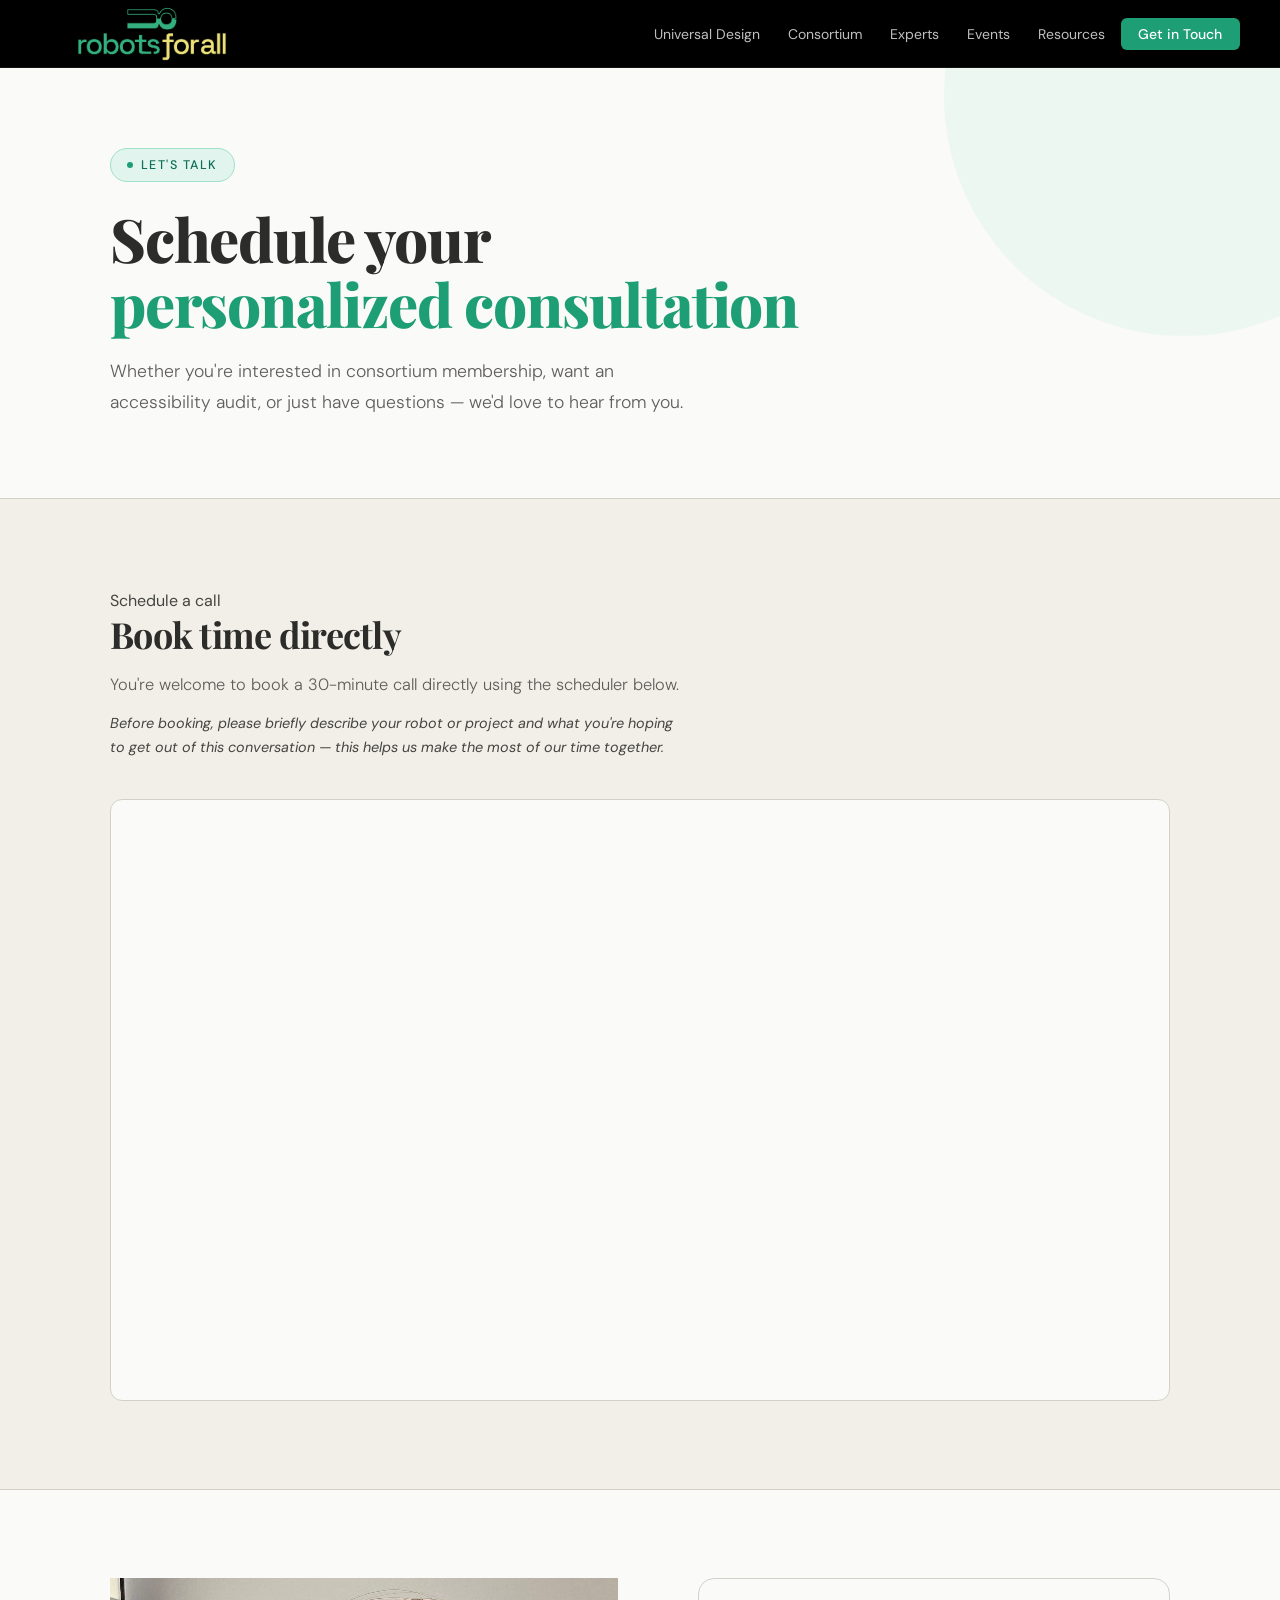
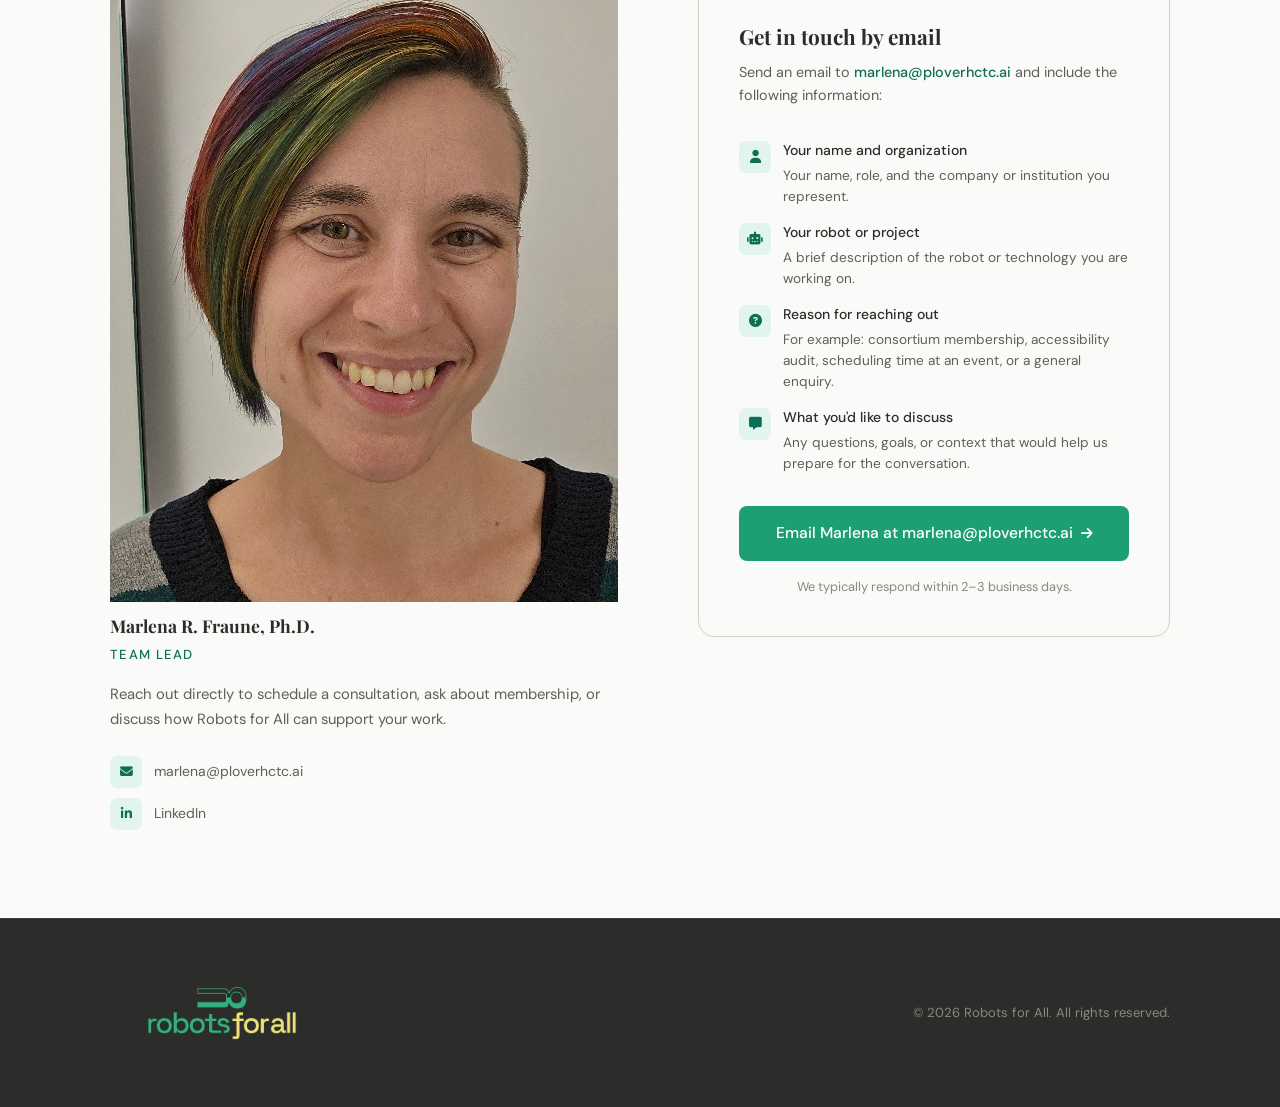
<file: contact.html>
<!DOCTYPE html>
<html lang="en">
<head>
<title>Contact — Robots for All</title>
<link rel="icon" type="image/png" href="img/logo/faviconColour.png">
<meta charset="UTF-8">
<meta name="viewport" content="width=device-width, initial-scale=1">
<link rel="preconnect" href="https://fonts.googleapis.com">
<link href="https://fonts.googleapis.com/css2?family=Playfair+Display:wght@400;600;700;800&family=DM+Sans:ital,wght@0,300;0,400;0,500;1,300&display=swap" rel="stylesheet">
<link rel="stylesheet" href="https://cdnjs.cloudflare.com/ajax/libs/font-awesome/6.5.0/css/all.min.css">
<style>
  *, *::before, *::after { box-sizing: border-box; margin: 0; padding: 0; }

  :root {
    --teal-50: #E1F5EE;
    --teal-100: #9FE1CB;
    --teal-400: #1D9E75;
    --teal-600: #0F6E56;
    --teal-800: #085041;
    --teal-900: #04342C;
    --gray-50: #F1EFE8;
    --gray-100: #D3D1C7;
    --gray-200: #B4B2A9;
    --gray-400: #888780;
    --gray-600: #5F5E5A;
    --gray-800: #444441;
    --gray-900: #2C2C2A;
    --white: #FAFAF8;
    --nav-height: 68px;
  }

  html { scroll-behavior: smooth; }

  body {
    font-family: 'DM Sans', sans-serif;
    font-weight: 400;
    color: var(--gray-800);
    background: var(--white);
    line-height: 1.7;
    overflow-x: hidden;
  }

  /* ── NAV ── */
    nav {
    position: fixed;
    top: 0; left: 0; right: 0;
    height: var(--nav-height);
    background: #000000;
    border-bottom: 1px solid rgba(255,255,255,0.08);
    z-index: 100;
    display: flex;
    align-items: center;
    padding: 0 2.5rem;
    gap: 2.5rem;
  }
 
  .nav-logo {
    text-decoration: none;
    margin-right: auto;
    display: flex;
    align-items: center;
  }

  .nav-logo img {
    height: 108px;
    width: auto;
    display: block;
  }
 
  .nav-links {
    display: flex;
    align-items: center;
    gap: 0.25rem;
    list-style: none;
  }
 
  .nav-links a {
    text-decoration: none;
    font-size: 0.875rem;
    font-weight: 400;
    color: rgba(255,255,255,0.75);
    padding: 0.4rem 0.75rem;
    border-radius: 6px;
    transition: color 0.2s, background 0.2s;
    white-space: nowrap;
  }
 
  .nav-links a:hover,
  .nav-links a:hover { color: #ffffff; background: rgba(255,255,255,0.1); }
  .nav-links a.active { font-weight: 500; }

  .nav-cta {
    background: var(--teal-400) !important;
    color: #fff !important;
    padding: 0.45rem 1.1rem !important;
    border-radius: 6px;
    font-weight: 500 !important;
    transition: background 0.2s !important;
  }
  .nav-cta:hover { background: var(--teal-600) !important; }

  /* ── PAGE HERO ── */
  .page-hero {
    padding: calc(var(--nav-height) + 5rem) 2rem 5rem;
    background: var(--white);
    position: relative;
    overflow: hidden;
  }

  .page-hero-bg {
    position: absolute;
    top: 0; right: 0;
    width: 480px; height: 480px;
    background: var(--teal-50);
    border-radius: 50%;
    transform: translate(30%, -30%);
    opacity: 0.5;
    pointer-events: none;
  }

  .page-hero .container { position: relative; z-index: 1; }

  .eyebrow {
    display: inline-flex;
    align-items: center;
    gap: 0.5rem;
    font-size: 0.78rem;
    font-weight: 500;
    letter-spacing: 0.12em;
    text-transform: uppercase;
    color: var(--teal-600);
    background: var(--teal-50);
    border: 1px solid var(--teal-100);
    padding: 0.35rem 1rem;
    border-radius: 100px;
    margin-bottom: 1.5rem;
  }

  .eyebrow::before {
    content: '';
    width: 6px; height: 6px;
    border-radius: 50%;
    background: var(--teal-400);
  }

  h1 {
    font-family: 'Playfair Display', serif;
    font-weight: 800;
    font-size: clamp(2.4rem, 5vw, 3.75rem);
    color: var(--gray-900);
    letter-spacing: -0.02em;
    line-height: 1.08;
    margin-bottom: 1.25rem;
    max-width: 720px;
  }

  h1 em { font-style: normal; color: var(--teal-400); }

  .page-hero-sub {
    font-size: 1.1rem;
    color: var(--gray-600);
    max-width: 580px;
    font-weight: 300;
    line-height: 1.75;
  }

  /* ── SHARED ── */
  section { padding: 5.5rem 2rem; }
  .container { max-width: 1060px; margin: 0 auto; }

  h2 {
    font-family: 'Playfair Display', serif;
    font-weight: 700;
    font-size: clamp(1.6rem, 3vw, 2.25rem);
    color: var(--gray-900);
    letter-spacing: -0.02em;
    line-height: 1.15;
    margin-bottom: 1rem;
  }

  /* ── CONTACT LAYOUT ── */
  #contact {
    border-top: 1px solid var(--gray-100);
  }

  .contact-grid {
    display: grid;
    grid-template-columns: 1fr 1.6fr;
    gap: 5rem;
    align-items: start;
  }

  /* ── LEFT — INTRO ── */
  .contact-intro-photo {
    width: 100%;
    aspect-ratio: 1 / 1;
    object-fit: cover;
    object-position: center top;
    border-radius: 12px;
    display: block;
    margin-bottom: 1.5rem;
  }

  .contact-name {
    font-family: 'Playfair Display', serif;
    font-size: 1.1rem;
    font-weight: 700;
    color: var(--gray-900);
    margin-bottom: 0.2rem;
  }

  .contact-role {
    font-size: 0.82rem;
    font-weight: 500;
    letter-spacing: 0.1em;
    text-transform: uppercase;
    color: var(--teal-600);
    margin-bottom: 1rem;
  }

  .contact-bio {
    font-size: 0.925rem;
    color: var(--gray-600);
    line-height: 1.7;
    margin-bottom: 1.5rem;
  }

  .contact-details {
    display: flex;
    flex-direction: column;
    gap: 0.6rem;
  }

  .contact-detail-row {
    display: flex;
    align-items: center;
    gap: 0.75rem;
    font-size: 0.875rem;
    color: var(--gray-600);
    text-decoration: none;
    transition: color 0.2s;
  }

  a.contact-detail-row:hover { color: var(--teal-600); }

  .contact-detail-icon {
    width: 32px; height: 32px;
    background: var(--teal-50);
    border-radius: 7px;
    display: flex; align-items: center; justify-content: center;
    color: var(--teal-600);
    font-size: 0.8rem;
    flex-shrink: 0;
  }

  /* ── RIGHT — FORM ── */
  .contact-form {
    background: var(--white);
    border: 1px solid var(--gray-100);
    border-radius: 16px;
    padding: 2.5rem;
  }

  .form-title {
    font-family: 'Playfair Display', serif;
    font-size: 1.3rem;
    font-weight: 700;
    color: var(--gray-900);
    margin-bottom: 0.4rem;
  }

  .form-subtitle {
    font-size: 0.9rem;
    color: var(--gray-600);
    margin-bottom: 2rem;
    line-height: 1.6;
  }

  .form-row {
    display: grid;
    grid-template-columns: 1fr 1fr;
    gap: 1rem;
    margin-bottom: 1rem;
  }

  .form-group {
    display: flex;
    flex-direction: column;
    gap: 0.4rem;
    margin-bottom: 1rem;
  }

  .form-group:last-of-type { margin-bottom: 0; }

  .form-group label {
    font-size: 0.82rem;
    font-weight: 500;
    color: var(--gray-800);
    letter-spacing: 0.02em;
  }

  .form-group input,
  .form-group select,
  .form-group textarea {
    font-family: 'DM Sans', sans-serif;
    font-size: 0.925rem;
    color: var(--gray-800);
    background: var(--gray-50);
    border: 1px solid var(--gray-100);
    border-radius: 8px;
    padding: 0.65rem 0.9rem;
    width: 100%;
    transition: border-color 0.2s, background 0.2s;
    outline: none;
    appearance: none;
    -webkit-appearance: none;
  }

  .form-group input:focus,
  .form-group select:focus,
  .form-group textarea:focus {
    border-color: var(--teal-400);
    background: var(--white);
    box-shadow: 0 0 0 3px rgba(29, 158, 117, 0.1);
  }

  .form-group textarea {
    resize: vertical;
    min-height: 120px;
    line-height: 1.6;
  }

  .select-wrap {
    position: relative;
  }

  .select-wrap::after {
    content: '';
    position: absolute;
    right: 0.9rem;
    top: 50%;
    transform: translateY(-50%);
    width: 0;
    height: 0;
    border-left: 4px solid transparent;
    border-right: 4px solid transparent;
    border-top: 5px solid var(--gray-400);
    pointer-events: none;
  }

  .form-submit {
    margin-top: 1.5rem;
    width: 100%;
    background: var(--teal-400);
    color: #fff;
    padding: 0.875rem 1.75rem;
    border-radius: 8px;
    font-family: 'DM Sans', sans-serif;
    font-size: 0.975rem;
    font-weight: 500;
    border: none;
    cursor: pointer;
    transition: background 0.2s, transform 0.15s;
    display: flex;
    align-items: center;
    justify-content: center;
    gap: 0.5rem;
  }

  .form-submit:hover { background: var(--teal-600); transform: translateY(-1px); }

  .form-note {
    margin-top: 1rem;
    font-size: 0.8rem;
    color: var(--gray-400);
    text-align: center;
    line-height: 1.5;
  }

  /* ── FOOTER ── */
  footer {
    background: var(--gray-900);
    border-top: 1px solid rgba(255,255,255,0.08);
    padding: 2.5rem 2rem;
  }

  .footer-inner {
    max-width: 1060px;
    margin: 0 auto;
    display: flex;
    align-items: center;
    justify-content: space-between;
    flex-wrap: wrap;
    gap: 1rem;
  }

  .footer-logo img {
    height: 108px;
    width: auto;
    display: block;
  }

  .footer-copy { font-size: 0.82rem; color: var(--gray-400); }

  /* ── RESPONSIVE ── */
  @media (max-width: 768px) {
    nav { padding: 0 1.25rem; gap: 0; }
    .nav-links { display: none; }
    section { padding: 4rem 1.25rem; }
    .contact-grid { grid-template-columns: 1fr; gap: 3rem; }
    .form-row { grid-template-columns: 1fr; }
    .contact-form { padding: 1.75rem; }
  }
  /* ── MOBILE MENU ── */
  .nav-hamburger {
    display: none;
    background: none;
    border: none;
    cursor: pointer;
    padding: 0.4rem;
    color: var(--gray-800);
    font-size: 1.2rem;
    margin-left: auto;
  }

  .mobile-menu {
    display: none;
    position: fixed;
    top: var(--nav-height);
    left: 0; right: 0;
    background: rgba(250, 250, 248, 0.98);
    backdrop-filter: blur(12px);
    -webkit-backdrop-filter: blur(12px);
    border-bottom: 1px solid var(--gray-100);
    z-index: 99;
    padding: 1rem 1.25rem 1.5rem;
    flex-direction: column;
    gap: 0.25rem;
  }

  .mobile-menu.open { display: flex; }

  .mobile-menu a {
    text-decoration: none;
    font-size: 1rem;
    font-weight: 400;
    color: var(--gray-600);
    padding: 0.65rem 0.75rem;
    border-radius: 8px;
    transition: color 0.2s, background 0.2s;
  }

  .mobile-menu a:hover,
  .mobile-menu a.active { color: var(--gray-900); background: var(--gray-50); }
  .mobile-menu a.active { font-weight: 500; }

  .mobile-menu .mobile-cta {
    margin-top: 0.5rem;
    background: var(--teal-400);
    color: #fff !important;
    text-align: center;
    font-weight: 500 !important;
    border-radius: 8px;
  }

  .mobile-menu .mobile-cta:hover { background: var(--teal-600); }

  @media (max-width: 768px) {
    .nav-hamburger { display: flex; align-items: center; }
  }
</style>
</head>
<body>

<!-- NAV -->
<nav>
  <a href="index.html" class="nav-logo">
    <img src="img/logo/PrimaryLogoColour.png" alt="Robots For All Logo">
  </a>
  <ul class="nav-links">
    <li><a href="universaldesign.html">Universal Design</a></li>
    <li><a href="consortium.html">Consortium</a></li>
    <li><a href="experts.html">Experts</a></li>
    <li><a href="events.html">Events</a></li>
    <li><a href="resources.html">Resources</a></li>
    <li><a href="contact.html" class="active nav-cta">Get in Touch</a></li>
  </ul>
  <button class="nav-hamburger" id="hamburger" aria-label="Open menu"><i class="fa-solid fa-bars"></i></button>
</nav>
<!-- MOBILE MENU -->
<div class="mobile-menu" id="mobileMenu">
  <a href="universaldesign.html">Universal Design</a>
  <a href="consortium.html">Consortium</a>
  <a href="experts.html">Experts</a>
  <a href="events.html">Events</a>
  <a href="resources.html">Resources</a>
  <a href="contact.html" class="mobile-cta">Get in Touch</a>
</div>

<!-- PAGE HERO -->
<div class="page-hero">
  <div class="page-hero-bg"></div>
  <div class="container">
    <div class="eyebrow">Let's talk</div>
    <h1>Schedule your <em>personalized consultation</em></h1>
    <p class="page-hero-sub">
      Whether you're interested in consortium membership, want an accessibility audit, or just have questions — we'd love to hear from you.
    </p>
  </div>
</div>

<!-- SCHEDULE -->
<section id="schedule" style="background: var(--gray-50); border-top: 1px solid var(--gray-100); padding: 5.5rem 2rem;">
  <div class="container">
    <p class="section-label">Schedule a call</p>
    <h2 style="font-family: 'Playfair Display', serif; font-weight: 700; font-size: clamp(1.6rem, 3vw, 2.25rem); color: var(--gray-900); letter-spacing: -0.02em; line-height: 1.15; margin-bottom: 1rem;">Book time directly</h2>
    <p style="font-size: 1.025rem; color: var(--gray-600); max-width: 580px; line-height: 1.75; margin-bottom: 0.75rem; font-weight: 300;">You're welcome to book a 30-minute call directly using the scheduler below.</p>
    <p style="font-size: 0.9rem; color: var(--gray-500); max-width: 580px; line-height: 1.65; margin-bottom: 2.5rem; font-style: italic;">Before booking, please briefly describe your robot or project and what you're hoping to get out of this conversation — this helps us make the most of our time together.</p>

    <!-- Google Calendar Appointment Scheduling begin -->
    <div style="border-radius: 12px; overflow: hidden; border: 1px solid var(--gray-100); background: var(--white);">
      <iframe src="https://calendar.google.com/calendar/appointments/schedules/AcZssZ0S85rj3vkCGrKQMf5lYNm2ViJzXU_K5OEPutKGhPwFt6L8vuIb15wztWZlp7S5fpgHMuS_9Hcb?gv=true" style="border: 0; display: block;" width="100%" height="600" frameborder="0"></iframe>
    </div>
    <!-- end Google Calendar Appointment Scheduling -->

  </div>
</section>

<!-- CONTACT -->
<section id="contact">
  <div class="container">
    <div class="contact-grid">

      <!-- Left: Intro -->
      <div>
        <img src="img/experts/MarlenaFraune.jpg" alt="A nonbinary person with rainbow hair and light skin smiling at the camera" class="person-photo">
        <div class="contact-name">Marlena R. Fraune, Ph.D.</div>
        <div class="contact-role">Team Lead</div>
        <p class="contact-bio">
          Reach out directly to schedule a consultation, ask about membership, or discuss how Robots for All can support your work.
        </p>
        <div class="contact-details">
          <a href="mailto:marlena@ploverhctc.ai" class="contact-detail-row">
            <div class="contact-detail-icon"><i class="fa-solid fa-envelope"></i></div>
            marlena@ploverhctc.ai
          </a>
          <a href="https://www.linkedin.com/in/mfraune/" target="_blank" class="contact-detail-row">
            <div class="contact-detail-icon"><i class="fa-brands fa-linkedin-in"></i></div>
            LinkedIn
          </a>
        </div>
      </div>

      <!-- Right: Email instructions -->
      <div class="contact-form">
        <div class="form-title">Get in touch by email</div>
        <p class="form-subtitle">Send an email to <a href="mailto:marlena@ploverhctc.ai" style="color: var(--teal-600); font-weight: 500; text-decoration: none;">marlena@ploverhctc.ai</a> and include the following information:</p>

        <div style="display: flex; flex-direction: column; gap: 0.85rem; margin-top: 1.5rem;">

          <div style="display: flex; align-items: flex-start; gap: 0.75rem;">
            <div class="contact-detail-icon" style="flex-shrink:0; margin-top: 2px;"><i class="fa-solid fa-user"></i></div>
            <div>
              <div style="font-size: 0.875rem; font-weight: 500; color: var(--gray-900); margin-bottom: 0.15rem;">Your name and organization</div>
              <div style="font-size: 0.85rem; color: var(--gray-600); line-height: 1.55;">Your name, role, and the company or institution you represent.</div>
            </div>
          </div>

          <div style="display: flex; align-items: flex-start; gap: 0.75rem;">
            <div class="contact-detail-icon" style="flex-shrink:0; margin-top: 2px;"><i class="fa-solid fa-robot"></i></div>
            <div>
              <div style="font-size: 0.875rem; font-weight: 500; color: var(--gray-900); margin-bottom: 0.15rem;">Your robot or project</div>
              <div style="font-size: 0.85rem; color: var(--gray-600); line-height: 1.55;">A brief description of the robot or technology you are working on.</div>
            </div>
          </div>

          <div style="display: flex; align-items: flex-start; gap: 0.75rem;">
            <div class="contact-detail-icon" style="flex-shrink:0; margin-top: 2px;"><i class="fa-solid fa-circle-question"></i></div>
            <div>
              <div style="font-size: 0.875rem; font-weight: 500; color: var(--gray-900); margin-bottom: 0.15rem;">Reason for reaching out</div>
              <div style="font-size: 0.85rem; color: var(--gray-600); line-height: 1.55;">For example: consortium membership, accessibility audit, scheduling time at an event, or a general enquiry.</div>
            </div>
          </div>

          <div style="display: flex; align-items: flex-start; gap: 0.75rem;">
            <div class="contact-detail-icon" style="flex-shrink:0; margin-top: 2px;"><i class="fa-solid fa-message"></i></div>
            <div>
              <div style="font-size: 0.875rem; font-weight: 500; color: var(--gray-900); margin-bottom: 0.15rem;">What you'd like to discuss</div>
              <div style="font-size: 0.85rem; color: var(--gray-600); line-height: 1.55;">Any questions, goals, or context that would help us prepare for the conversation.</div>
            </div>
          </div>

        </div>

        <a href="mailto:marlena@ploverhctc.ai" style="margin-top: 2rem; display: flex; align-items: center; justify-content: center; gap: 0.5rem; background: var(--teal-400); color: #fff; padding: 0.875rem 1.75rem; border-radius: 8px; text-decoration: none; font-size: 0.975rem; font-weight: 500; transition: background 0.2s;">
          Email Marlena at marlena@ploverhctc.ai<i class="fa-solid fa-arrow-right" style="font-size:0.85em;"></i>
        </a>
        <p class="form-note">We typically respond within 2–3 business days.</p>
      </div>

    </div>
  </div>
</section>

<!-- FOOTER -->
<footer>
  <div class="footer-inner">
    <div class="footer-logo"><img src="img/logo/PrimaryLogoColour.png" alt="Robots For All Logo"></div>
    <div class="footer-copy">© 2026 Robots for All. All rights reserved.</div>
  </div>
</footer>

<script>
function toggleFunction() {
  var x = document.getElementById("navDemo");
  if (x) {
    if (x.className.indexOf("w3-show") === -1) x.className += " w3-show";
    else x.className = x.className.replace(" w3-show", "");
  }
}
</script>
<script>
const hamburger = document.getElementById('hamburger');
const mobileMenu = document.getElementById('mobileMenu');
hamburger.addEventListener('click', () => {
  const isOpen = mobileMenu.classList.toggle('open');
  hamburger.innerHTML = isOpen
    ? '<i class="fa-solid fa-xmark"></i>'
    : '<i class="fa-solid fa-bars"></i>';
});
mobileMenu.querySelectorAll('a').forEach(link => {
  link.addEventListener('click', () => {
    mobileMenu.classList.remove('open');
    hamburger.innerHTML = '<i class="fa-solid fa-bars"></i>';
  });
});
</script>
</body>
</html>
</file>
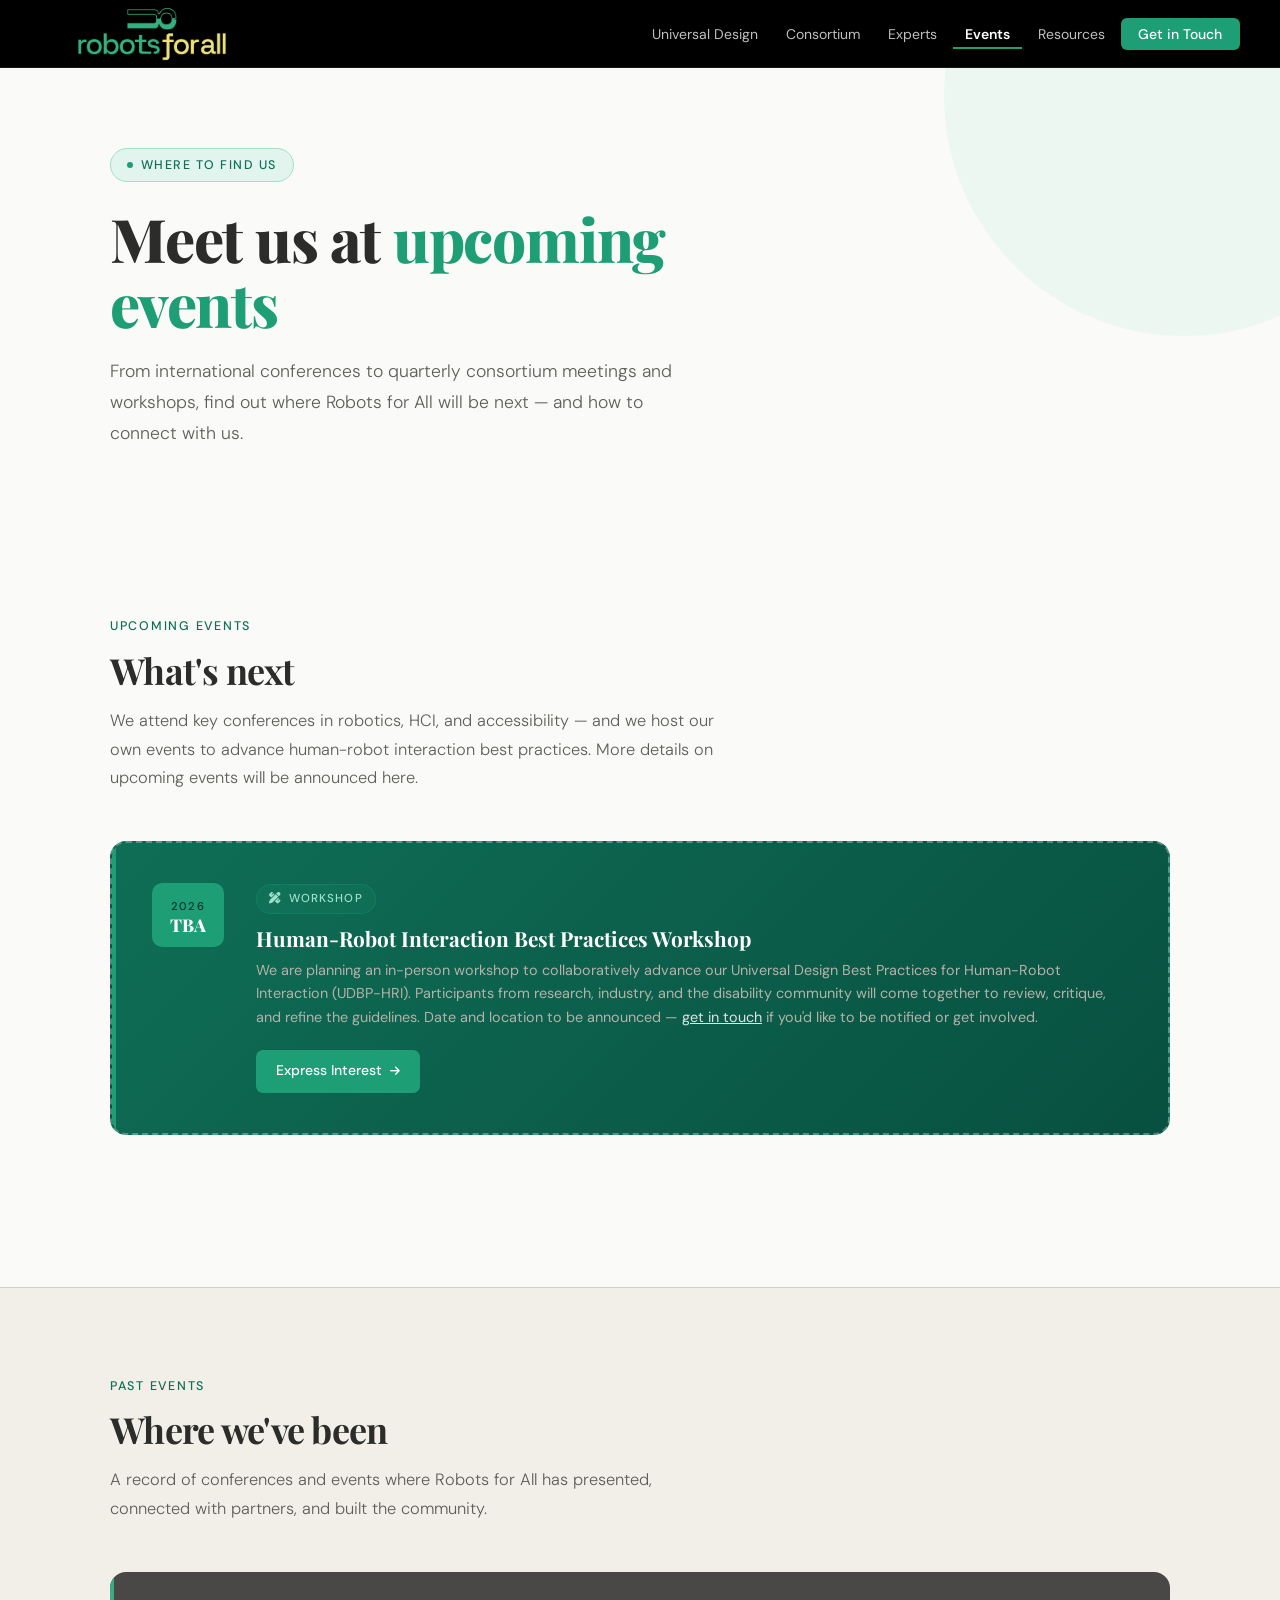
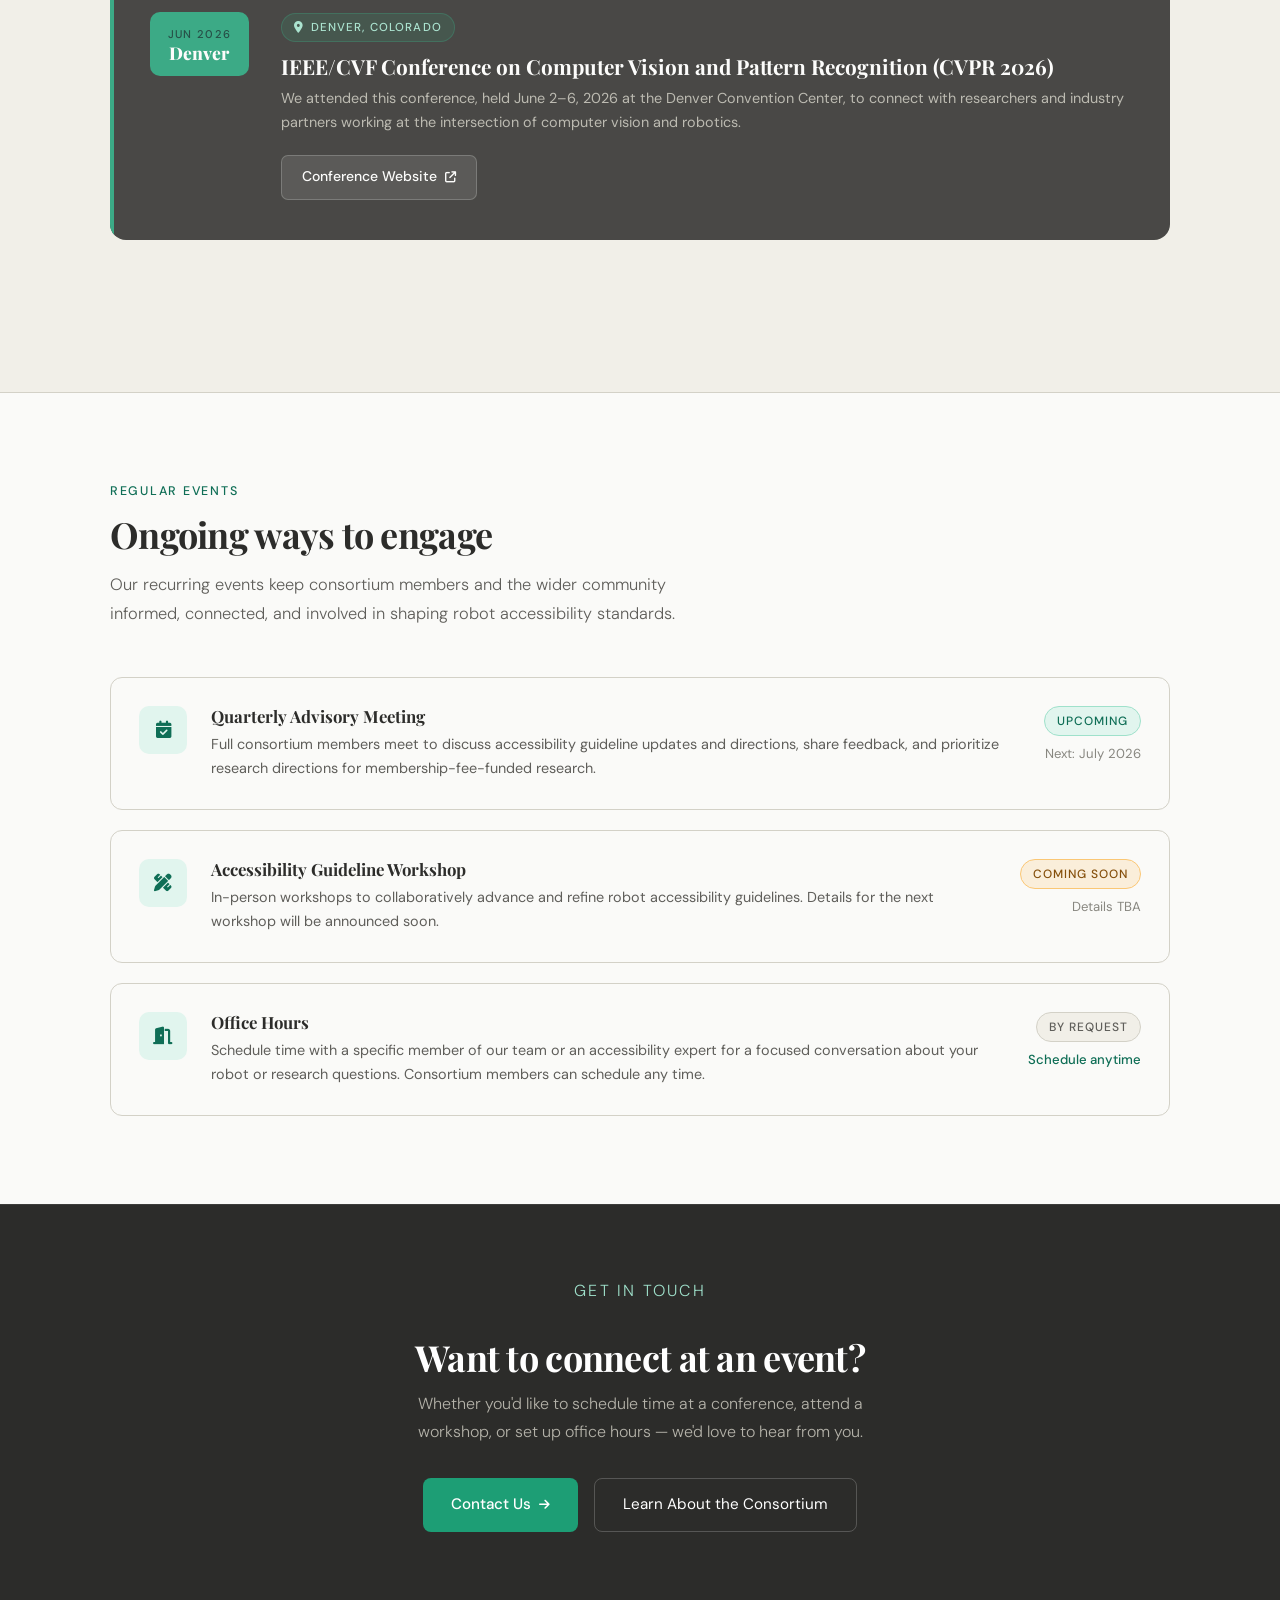
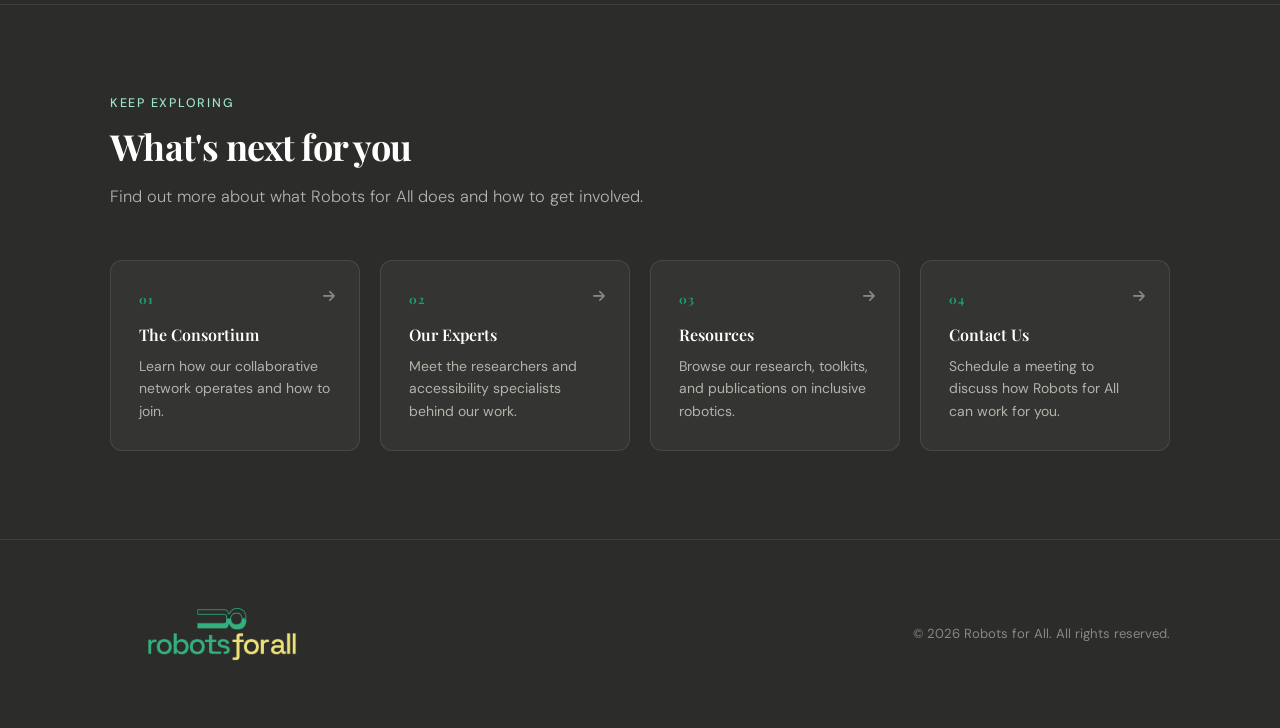
<file: events.html>
<!DOCTYPE html>
<html lang="en">
<head>
<title>Events — Robots for All</title>
<link rel="icon" type="image/png" href="img/logo/faviconColour.png">
<meta charset="UTF-8">
<meta name="viewport" content="width=device-width, initial-scale=1">
<link rel="preconnect" href="https://fonts.googleapis.com">
<link href="https://fonts.googleapis.com/css2?family=Playfair+Display:wght@400;600;700;800&family=DM+Sans:ital,wght@0,300;0,400;0,500;1,300&display=swap" rel="stylesheet">
<link rel="stylesheet" href="https://cdnjs.cloudflare.com/ajax/libs/font-awesome/6.5.0/css/all.min.css">
<style>
  *, *::before, *::after { box-sizing: border-box; margin: 0; padding: 0; }
 
  :root {
    --teal-50: #E1F5EE;
    --teal-100: #9FE1CB;
    --teal-400: #1D9E75;
    --teal-600: #0F6E56;
    --teal-800: #085041;
    --teal-900: #04342C;
    --gray-50: #F1EFE8;
    --gray-100: #D3D1C7;
    --gray-200: #B4B2A9;
    --gray-400: #888780;
    --gray-600: #5F5E5A;
    --gray-800: #444441;
    --gray-900: #2C2C2A;
    --white: #FAFAF8;
    --nav-height: 68px;
    --amber-50: #FAEEDA;
    --amber-100: #FAC775;
    --amber-400: #BA7517;
    --amber-600: #854F0B;
    --amber-800: #633806;
  }
 
  html { scroll-behavior: smooth; }
 
  body {
    font-family: 'DM Sans', sans-serif;
    font-weight: 400;
    color: var(--gray-800);
    background: var(--white);
    line-height: 1.7;
    overflow-x: hidden;
  }
 
  /* ── NAV ── */
    nav {
    position: fixed;
    top: 0; left: 0; right: 0;
    height: var(--nav-height);
    background: #000000;
    border-bottom: 1px solid rgba(255,255,255,0.08);
    z-index: 100;
    display: flex;
    align-items: center;
    padding: 0 2.5rem;
    gap: 2.5rem;
  }
 
  .nav-logo {
    text-decoration: none;
    margin-right: auto;
    display: flex;
    align-items: center;
  }

  .nav-logo img {
    height: 108px;
    width: auto;
    display: block;
  }
 
  .nav-links {
    display: flex;
    align-items: center;
    gap: 0.25rem;
    list-style: none;
  }
 
  .nav-links a {
    text-decoration: none;
    font-size: 0.875rem;
    font-weight: 400;
    color: rgba(255,255,255,0.75);
    padding: 0.4rem 0.75rem;
    border-radius: 6px;
    transition: color 0.2s, background 0.2s;
    white-space: nowrap;
  }
 
  .nav-links a:hover,
  .nav-links a:hover { color: #ffffff; background: rgba(255,255,255,0.1); }
  .nav-links a.active { color: #ffffff; font-weight: 600; border-bottom: 2px solid var(--teal-400); border-radius: 0; padding-bottom: 0.25rem; }

  .nav-cta {
    background: var(--teal-400) !important;
    color: #fff !important;
    padding: 0.45rem 1.1rem !important;
    border-radius: 6px;
    font-weight: 500 !important;
    transition: background 0.2s !important;
  }
  .nav-cta:hover { background: var(--teal-600) !important; }
 
  /* ── PAGE HERO ── */
  .page-hero {
    padding: calc(var(--nav-height) + 5rem) 2rem 5rem;
    background: var(--white);
    position: relative;
    overflow: hidden;
  }
 
  .page-hero-bg {
    position: absolute;
    top: 0; right: 0;
    width: 480px; height: 480px;
    background: var(--teal-50);
    border-radius: 50%;
    transform: translate(30%, -30%);
    opacity: 0.5;
    pointer-events: none;
  }
 
  .page-hero .container { position: relative; z-index: 1; }
 
  .eyebrow {
    display: inline-flex;
    align-items: center;
    gap: 0.5rem;
    font-size: 0.78rem;
    font-weight: 500;
    letter-spacing: 0.12em;
    text-transform: uppercase;
    color: var(--teal-600);
    background: var(--teal-50);
    border: 1px solid var(--teal-100);
    padding: 0.35rem 1rem;
    border-radius: 100px;
    margin-bottom: 1.5rem;
  }
 
  .eyebrow::before {
    content: '';
    width: 6px; height: 6px;
    border-radius: 50%;
    background: var(--teal-400);
  }
 
  h1 {
    font-family: 'Playfair Display', serif;
    font-weight: 800;
    font-size: clamp(2.4rem, 5vw, 3.75rem);
    color: var(--gray-900);
    letter-spacing: -0.02em;
    line-height: 1.08;
    margin-bottom: 1.25rem;
    max-width: 720px;
  }
 
  h1 em { font-style: normal; color: var(--teal-400); }
 
  .page-hero-sub {
    font-size: 1.1rem;
    color: var(--gray-600);
    max-width: 580px;
    font-weight: 300;
    line-height: 1.75;
  }
 
  /* ── SHARED ── */
  section { padding: 5.5rem 2rem; }
  .container { max-width: 1060px; margin: 0 auto; }
 
  .section-label {
    font-size: 0.78rem;
    letter-spacing: 0.14em;
    text-transform: uppercase;
    color: var(--teal-600);
    font-weight: 500;
    margin-bottom: 0.75rem;
  }
 
  h2 {
    font-family: 'Playfair Display', serif;
    font-weight: 700;
    font-size: clamp(1.6rem, 3vw, 2.25rem);
    color: var(--gray-900);
    letter-spacing: -0.02em;
    line-height: 1.15;
    margin-bottom: 1rem;
  }
 
  .section-intro {
    font-size: 1.025rem;
    color: var(--gray-600);
    max-width: 620px;
    line-height: 1.75;
    margin-bottom: 3rem;
    font-weight: 300;
  }
 
  /* ── CONFERENCE HIGHLIGHT ── */
  .conference-card {
    background: var(--gray-900);
    border-radius: 16px;
    padding: 2.5rem;
    display: flex;
    align-items: flex-start;
    gap: 2rem;
    margin-bottom: 4rem;
    position: relative;
    overflow: hidden;
  }
 
  .conference-card::before {
    content: '';
    position: absolute;
    top: 0; left: 0;
    width: 4px; height: 100%;
    background: var(--teal-400);
    border-radius: 16px 0 0 16px;
  }
 
  .conference-date-block {
    flex-shrink: 0;
    background: var(--teal-400);
    border-radius: 10px;
    padding: 0.85rem 1.1rem;
    text-align: center;
    min-width: 72px;
  }
 
  .conference-date-month {
    font-size: 0.7rem;
    font-weight: 500;
    letter-spacing: 0.12em;
    text-transform: uppercase;
    color: var(--teal-900);
    display: block;
  }
 
  .conference-date-day {
    font-family: 'Playfair Display', serif;
    font-size: 1.75rem;
    font-weight: 800;
    color: #fff;
    line-height: 1;
    display: block;
  }
 
  .conference-content { flex: 1; }
 
  .conference-badge {
    display: inline-flex;
    align-items: center;
    gap: 0.4rem;
    font-size: 0.72rem;
    font-weight: 500;
    letter-spacing: 0.1em;
    text-transform: uppercase;
    color: var(--teal-100);
    background: rgba(29, 158, 117, 0.15);
    border: 1px solid rgba(29, 158, 117, 0.3);
    padding: 0.25rem 0.75rem;
    border-radius: 100px;
    margin-bottom: 0.75rem;
  }
 
  .conference-title {
    font-family: 'Playfair Display', serif;
    font-size: 1.3rem;
    font-weight: 700;
    color: #fff;
    margin-bottom: 0.5rem;
    line-height: 1.2;
  }
 
  .conference-desc {
    font-size: 0.9rem;
    color: var(--gray-200);
    line-height: 1.65;
    margin-bottom: 1.25rem;
  }
 
  .conference-cta {
    display: inline-flex;
    align-items: center;
    gap: 0.5rem;
    background: var(--teal-400);
    color: #fff;
    padding: 0.6rem 1.25rem;
    border-radius: 7px;
    text-decoration: none;
    font-size: 0.875rem;
    font-weight: 500;
    transition: background 0.2s;
  }
  .conference-cta:hover { background: var(--teal-600); }
 
  /* ── RECURRING EVENTS ── */
  #recurring {
    border-top: 1px solid var(--gray-100);
    background: var(--white);
  }
 
  .events-list {
    display: flex;
    flex-direction: column;
    gap: 1.25rem;
  }
 
  .event-row {
    display: grid;
    grid-template-columns: 48px 1fr auto;
    gap: 1.5rem;
    align-items: start;
    background: var(--white);
    border: 1px solid var(--gray-100);
    border-radius: 12px;
    padding: 1.75rem;
  }
 
  .event-icon {
    width: 48px; height: 48px;
    background: var(--teal-50);
    border-radius: 10px;
    display: flex; align-items: center; justify-content: center;
    color: var(--teal-600);
    font-size: 1.1rem;
    flex-shrink: 0;
  }
 
  .event-body h3 {
    font-family: 'Playfair Display', serif;
    font-size: 1.05rem;
    font-weight: 700;
    color: var(--gray-900);
    margin-bottom: 0.35rem;
    line-height: 1.3;
  }
 
  .event-body p {
    font-size: 0.9rem;
    color: var(--gray-600);
    line-height: 1.65;
  }
 
  .event-meta {
    display: flex;
    flex-direction: column;
    align-items: flex-end;
    gap: 0.4rem;
    flex-shrink: 0;
  }
 
  .event-status {
    font-size: 0.75rem;
    font-weight: 500;
    letter-spacing: 0.08em;
    text-transform: uppercase;
    padding: 0.25rem 0.75rem;
    border-radius: 100px;
  }
 
  .event-status.upcoming {
    background: var(--teal-50);
    color: var(--teal-600);
    border: 1px solid var(--teal-100);
  }
 
  .event-status.soon {
    background: var(--amber-50);
    color: var(--amber-600);
    border: 1px solid var(--amber-100);
  }
 
  .event-status.scheduled {
    background: var(--gray-50);
    color: var(--gray-600);
    border: 1px solid var(--gray-100);
  }
 
  .event-date {
    font-size: 0.82rem;
    color: var(--gray-400);
  }
 
  /* ── CTA ── */
  .callout-strip {
    background: var(--gray-900);
    border-top: 1px solid rgba(255,255,255,0.08);
    padding: 4.5rem 2rem;
    text-align: center;
  }
 
  .callout-strip .section-label { color: var(--teal-100); }
  .callout-strip h2 { color: #fff; margin-bottom: 0.75rem; }
 
  .callout-strip p {
    font-size: 1rem;
    color: var(--gray-200);
    max-width: 520px;
    margin: 0 auto 2rem;
    font-weight: 300;
    line-height: 1.75;
  }
 
  .callout-actions {
    display: flex;
    gap: 1rem;
    justify-content: center;
    flex-wrap: wrap;
  }
 
  .btn-primary {
    background: var(--teal-400);
    color: #fff;
    padding: 0.8rem 1.75rem;
    border-radius: 8px;
    text-decoration: none;
    font-weight: 500;
    font-size: 0.95rem;
    transition: background 0.2s, transform 0.15s;
    display: inline-flex;
    align-items: center;
    gap: 0.5rem;
  }
  .btn-primary:hover { background: var(--teal-600); transform: translateY(-1px); }
 
  .btn-secondary {
    background: transparent;
    color: #fff;
    padding: 0.8rem 1.75rem;
    border-radius: 8px;
    text-decoration: none;
    font-weight: 400;
    font-size: 0.95rem;
    border: 1.5px solid rgba(255,255,255,0.2);
    transition: border-color 0.2s, background 0.2s;
    display: inline-flex;
    align-items: center;
    gap: 0.5rem;
  }
  .btn-secondary:hover { border-color: rgba(255,255,255,0.4); background: rgba(255,255,255,0.06); }
 
  /* ── NEXT STEPS ── */
  #nextsteps {
    background: var(--gray-900);
    border-top: 1px solid rgba(255,255,255,0.08);
    padding: 5.5rem 2rem;
  }
 
  #nextsteps h2 { color: #fff; }
  #nextsteps .section-label { color: var(--teal-100); }
  #nextsteps .section-intro { color: var(--gray-200); }
 
  .steps-grid {
    display: grid;
    grid-template-columns: repeat(auto-fit, minmax(240px, 1fr));
    gap: 1.25rem;
  }
 
  .step-card {
    background: rgba(255,255,255,0.04);
    border: 1px solid rgba(255,255,255,0.1);
    border-radius: 12px;
    padding: 1.75rem;
    text-decoration: none;
    color: inherit;
    display: block;
    transition: background 0.2s, border-color 0.2s, transform 0.2s;
    position: relative;
  }
 
  .step-card:hover {
    background: rgba(255,255,255,0.08);
    border-color: var(--teal-400);
    transform: translateY(-2px);
  }
 
  .step-num {
    font-family: 'Playfair Display', serif;
    font-size: 0.75rem;
    font-weight: 700;
    color: var(--teal-400);
    letter-spacing: 0.1em;
    margin-bottom: 0.75rem;
  }
 
  .step-title {
    font-family: 'Playfair Display', serif;
    font-size: 1rem;
    font-weight: 600;
    color: #fff;
    margin-bottom: 0.4rem;
  }
 
  .step-desc { font-size: 0.875rem; color: var(--gray-200); line-height: 1.6; }
 
  .step-arrow {
    position: absolute;
    top: 1.5rem; right: 1.5rem;
    color: var(--gray-400);
    font-size: 0.85rem;
    transition: color 0.2s;
  }
  .step-card:hover .step-arrow { color: var(--teal-400); }
 
  /* ── FOOTER ── */
  footer {
    background: var(--gray-900);
    border-top: 1px solid rgba(255,255,255,0.08);
    padding: 2.5rem 2rem;
  }
 
  .footer-inner {
    max-width: 1060px;
    margin: 0 auto;
    display: flex;
    align-items: center;
    justify-content: space-between;
    flex-wrap: wrap;
    gap: 1rem;
  }
 
  .footer-logo img {
    height: 108px;
    width: auto;
    display: block;
  }
 
  .footer-copy { font-size: 0.82rem; color: var(--gray-400); }
 
  /* ── RESPONSIVE ── */
  @media (max-width: 768px) {
    nav { padding: 0 1.25rem; gap: 0; }
    .nav-links { display: none; }
    section, #nextsteps { padding: 4rem 1.25rem; }
    .callout-strip { padding: 3.5rem 1.25rem; }
    .event-row { grid-template-columns: 48px 1fr; }
    .event-meta { grid-column: 2; align-items: flex-start; }
    .conference-card { flex-direction: column; gap: 1.25rem; }
  }
  /* ── MOBILE MENU ── */
  .nav-hamburger {
    display: none;
    background: none;
    border: none;
    cursor: pointer;
    padding: 0.4rem;
    color: var(--gray-800);
    font-size: 1.2rem;
    margin-left: auto;
  }

  .mobile-menu {
    display: none;
    position: fixed;
    top: var(--nav-height);
    left: 0; right: 0;
    background: rgba(250, 250, 248, 0.98);
    backdrop-filter: blur(12px);
    -webkit-backdrop-filter: blur(12px);
    border-bottom: 1px solid var(--gray-100);
    z-index: 99;
    padding: 1rem 1.25rem 1.5rem;
    flex-direction: column;
    gap: 0.25rem;
  }

  .mobile-menu.open { display: flex; }

  .mobile-menu a {
    text-decoration: none;
    font-size: 1rem;
    font-weight: 400;
    color: var(--gray-600);
    padding: 0.65rem 0.75rem;
    border-radius: 8px;
    transition: color 0.2s, background 0.2s;
  }

  .mobile-menu a:hover,
  .mobile-menu a.active { color: var(--teal-400); font-weight: 600; background: var(--gray-50); }
  .mobile-menu a.active { font-weight: 500; }

  .mobile-menu .mobile-cta {
    margin-top: 0.5rem;
    background: var(--teal-400);
    color: #fff !important;
    text-align: center;
    font-weight: 500 !important;
    border-radius: 8px;
  }

  .mobile-menu .mobile-cta:hover { background: var(--teal-600); }

  @media (max-width: 768px) {
    .nav-hamburger { display: flex; align-items: center; }
  }
</style>
</head>
<body>
 
<!-- NAV -->
<nav>
  <a href="index.html" class="nav-logo">
    <img src="img/logo/PrimaryLogoColour.png" alt="Robots For All Logo">
  </a>
  <ul class="nav-links">
    <li><a href="universaldesign.html">Universal Design</a></li>
    <li><a href="consortium.html">Consortium</a></li>
    <li><a href="experts.html">Experts</a></li>
    <li><a href="events.html" class="active">Events</a></li>
    <li><a href="resources.html">Resources</a></li>
    <li><a href="contact.html" class="nav-cta">Get in Touch</a></li>
  </ul>
  <button class="nav-hamburger" id="hamburger" aria-label="Open menu"><i class="fa-solid fa-bars"></i></button>
</nav>
<!-- MOBILE MENU -->
<div class="mobile-menu" id="mobileMenu">
  <a href="universaldesign.html">Universal Design</a>
  <a href="consortium.html">Consortium</a>
  <a href="experts.html">Experts</a>
  <a href="events.html" class="active">Events</a>
  <a href="resources.html">Resources</a>
  <a href="contact.html" class="mobile-cta">Get in Touch</a>
</div>
 
<!-- PAGE HERO -->
<div class="page-hero">
  <div class="page-hero-bg"></div>
  <div class="container">
    <div class="eyebrow">Where to find us</div>
    <h1>Meet us at <em>upcoming events</em></h1>
    <p class="page-hero-sub">
      From international conferences to quarterly consortium meetings and workshops, find out where Robots for All will be next — and how to connect with us.
    </p>
  </div>
</div>
 
<!-- UPCOMING EVENTS -->
<section id="conferences">
  <div class="container">
    <p class="section-label">Upcoming events</p>
    <h2>What's next</h2>
    <p class="section-intro">We attend key conferences in robotics, HCI, and accessibility — and we host our own events to advance human-robot interaction best practices. More details on upcoming events will be announced here.</p>

    <div class="conference-card" style="background: linear-gradient(135deg, var(--teal-600) 0%, var(--teal-800) 100%); border: 2px dashed rgba(255,255,255,0.3);">
      <div class="conference-date-block">
        <span class="conference-date-month">2026</span>
        <span class="conference-date-day" style="font-size:1.1rem;">TBA</span>
      </div>
      <div class="conference-content">
        <div class="conference-badge">
          <i class="fa-solid fa-pen-ruler"></i> Workshop
        </div>
        <div class="conference-title">Human-Robot Interaction Best Practices Workshop</div>
        <p class="conference-desc">
          We are planning an in-person workshop to collaboratively advance our Universal Design Best Practices for Human-Robot Interaction (UDBP-HRI). Participants from research, industry, and the disability community will come together to review, critique, and refine the guidelines. Date and location to be announced — <a href="contact.html" style="color: rgba(255,255,255,0.85); text-decoration: underline;">get in touch</a> if you'd like to be notified or get involved.
        </p>
        <div style="display:flex; gap:0.75rem; flex-wrap:wrap;">
          <a href="contact.html" class="conference-cta">
            Express Interest <i class="fa-solid fa-arrow-right" style="font-size:0.8em;"></i>
          </a>
        </div>
      </div>
    </div>

  </div>
</section>

<!-- PAST EVENTS -->
<section id="past-events" style="background: var(--gray-50); border-top: 1px solid var(--gray-100);">
  <div class="container">
    <p class="section-label">Past events</p>
    <h2>Where we've been</h2>
    <p class="section-intro">A record of conferences and events where Robots for All has presented, connected with partners, and built the community.</p>

    <div class="conference-card" style="opacity: 0.85;">
      <div class="conference-date-block">
        <span class="conference-date-month">Jun 2026</span>
        <span class="conference-date-day" style="font-size:1.1rem;">Denver</span>
      </div>
      <div class="conference-content">
        <div class="conference-badge">
          <i class="fa-solid fa-location-dot"></i> Denver, Colorado
        </div>
        <div class="conference-title">IEEE/CVF Conference on Computer Vision and Pattern Recognition (CVPR 2026)</div>
        <p class="conference-desc">
          We attended this conference, held June 2–6, 2026 at the Denver Convention Center, to connect with researchers and industry partners working at the intersection of computer vision and robotics.
        </p>
        <div style="display:flex; gap:0.75rem; flex-wrap:wrap;">
          <a href="https://cvpr.thecvf.com/" target="_blank" class="conference-cta" style="background: rgba(255,255,255,0.1); border: 1px solid rgba(255,255,255,0.2);">
            Conference Website <i class="fa-solid fa-arrow-up-right-from-square" style="font-size:0.8em;"></i>
          </a>
        </div>
      </div>
    </div>

  </div>
</section>
 
<!-- RECURRING EVENTS -->
<section id="recurring">
  <div class="container">
    <p class="section-label">Regular events</p>
    <h2>Ongoing ways to engage</h2>
    <p class="section-intro">Our recurring events keep consortium members and the wider community informed, connected, and involved in shaping robot accessibility standards.</p>
 
    <div class="events-list">
 
      <div class="event-row">
        <div class="event-icon"><i class="fa-solid fa-calendar-check"></i></div>
        <div class="event-body">
          <h3>Quarterly Advisory Meeting</h3>
          <p>Full consortium members meet to discuss accessibility guideline updates and directions, share feedback, and prioritize research directions for membership-fee-funded research.</p>
        </div>
        <div class="event-meta">
          <span class="event-status upcoming">Upcoming</span>
          <span class="event-date">Next: July 2026</span>
        </div>
      </div>
 
      <div class="event-row">
        <div class="event-icon"><i class="fa-solid fa-pen-ruler"></i></div>
        <div class="event-body">
          <h3>Accessibility Guideline Workshop</h3>
          <p>In-person workshops to collaboratively advance and refine robot accessibility guidelines. Details for the next workshop will be announced soon.</p>
        </div>
        <div class="event-meta">
          <span class="event-status soon">Coming Soon</span>
          <span class="event-date">Details TBA</span>
        </div>
      </div>
 
      <div class="event-row">
        <div class="event-icon"><i class="fa-solid fa-door-open"></i></div>
        <div class="event-body">
          <h3>Office Hours</h3>
          <p>Schedule time with a specific member of our team or an accessibility expert for a focused conversation about your robot or research questions. Consortium members can schedule any time.</p>
        </div>
        <div class="event-meta">
          <span class="event-status scheduled">By Request</span>
          <a href="contact.html" style="color: var(--teal-600); font-weight: 500; font-size: 0.82rem; text-decoration: none;">Schedule anytime</a>
        </div>
      </div>
 
    </div>
  </div>
</section>
 
<!-- CTA -->
<div class="callout-strip">
  <div class="container">
    <p class="section-label">Get in touch</p>
    <h2>Want to connect at an event?</h2>
    <p>Whether you'd like to schedule time at a conference, attend a workshop, or set up office hours — we'd love to hear from you.</p>
    <div class="callout-actions">
      <a href="contact.html" class="btn-primary">
        Contact Us <i class="fa-solid fa-arrow-right" style="font-size:0.8em;"></i>
      </a>
      <a href="consortium.html" class="btn-secondary">Learn About the Consortium</a>
    </div>
  </div>
</div>
 
<!-- NEXT STEPS -->
<section id="nextsteps">
  <div class="container">
    <p class="section-label">Keep exploring</p>
    <h2>What's next for you</h2>
    <p class="section-intro">Find out more about what Robots for All does and how to get involved.</p>
 
    <div class="steps-grid">
      <a href="consortium.html" class="step-card">
        <div class="step-num">01</div>
        <div class="step-title">The Consortium</div>
        <div class="step-desc">Learn how our collaborative network operates and how to join.</div>
        <span class="step-arrow"><i class="fa-solid fa-arrow-right"></i></span>
      </a>
      <a href="experts.html" class="step-card">
        <div class="step-num">02</div>
        <div class="step-title">Our Experts</div>
        <div class="step-desc">Meet the researchers and accessibility specialists behind our work.</div>
        <span class="step-arrow"><i class="fa-solid fa-arrow-right"></i></span>
      </a>
      <a href="resources.html" class="step-card">
        <div class="step-num">03</div>
        <div class="step-title">Resources</div>
        <div class="step-desc">Browse our research, toolkits, and publications on inclusive robotics.</div>
        <span class="step-arrow"><i class="fa-solid fa-arrow-right"></i></span>
      </a>
      <a href="contact.html" class="step-card">
        <div class="step-num">04</div>
        <div class="step-title">Contact Us</div>
        <div class="step-desc">Schedule a meeting to discuss how Robots for All can work for you.</div>
        <span class="step-arrow"><i class="fa-solid fa-arrow-right"></i></span>
      </a>
    </div>
  </div>
</section>
 
<!-- FOOTER -->
<footer>
  <div class="footer-inner">
    <div class="footer-logo"><img src="img/logo/PrimaryLogoColour.png" alt="Robots For All Logo"></div>
    <div class="footer-copy">© 2026 Robots for All. All rights reserved.</div>
  </div>
</footer>
 
<script>
function toggleFunction() {
  var x = document.getElementById("navDemo");
  if (x) {
    if (x.className.indexOf("w3-show") === -1) x.className += " w3-show";
    else x.className = x.className.replace(" w3-show", "");
  }
}
</script>
<script>
const hamburger = document.getElementById('hamburger');
const mobileMenu = document.getElementById('mobileMenu');
hamburger.addEventListener('click', () => {
  const isOpen = mobileMenu.classList.toggle('open');
  hamburger.innerHTML = isOpen
    ? '<i class="fa-solid fa-xmark"></i>'
    : '<i class="fa-solid fa-bars"></i>';
});
mobileMenu.querySelectorAll('a').forEach(link => {
  link.addEventListener('click', () => {
    mobileMenu.classList.remove('open');
    hamburger.innerHTML = '<i class="fa-solid fa-bars"></i>';
  });
});
</script>
</body>
</html>
</file>
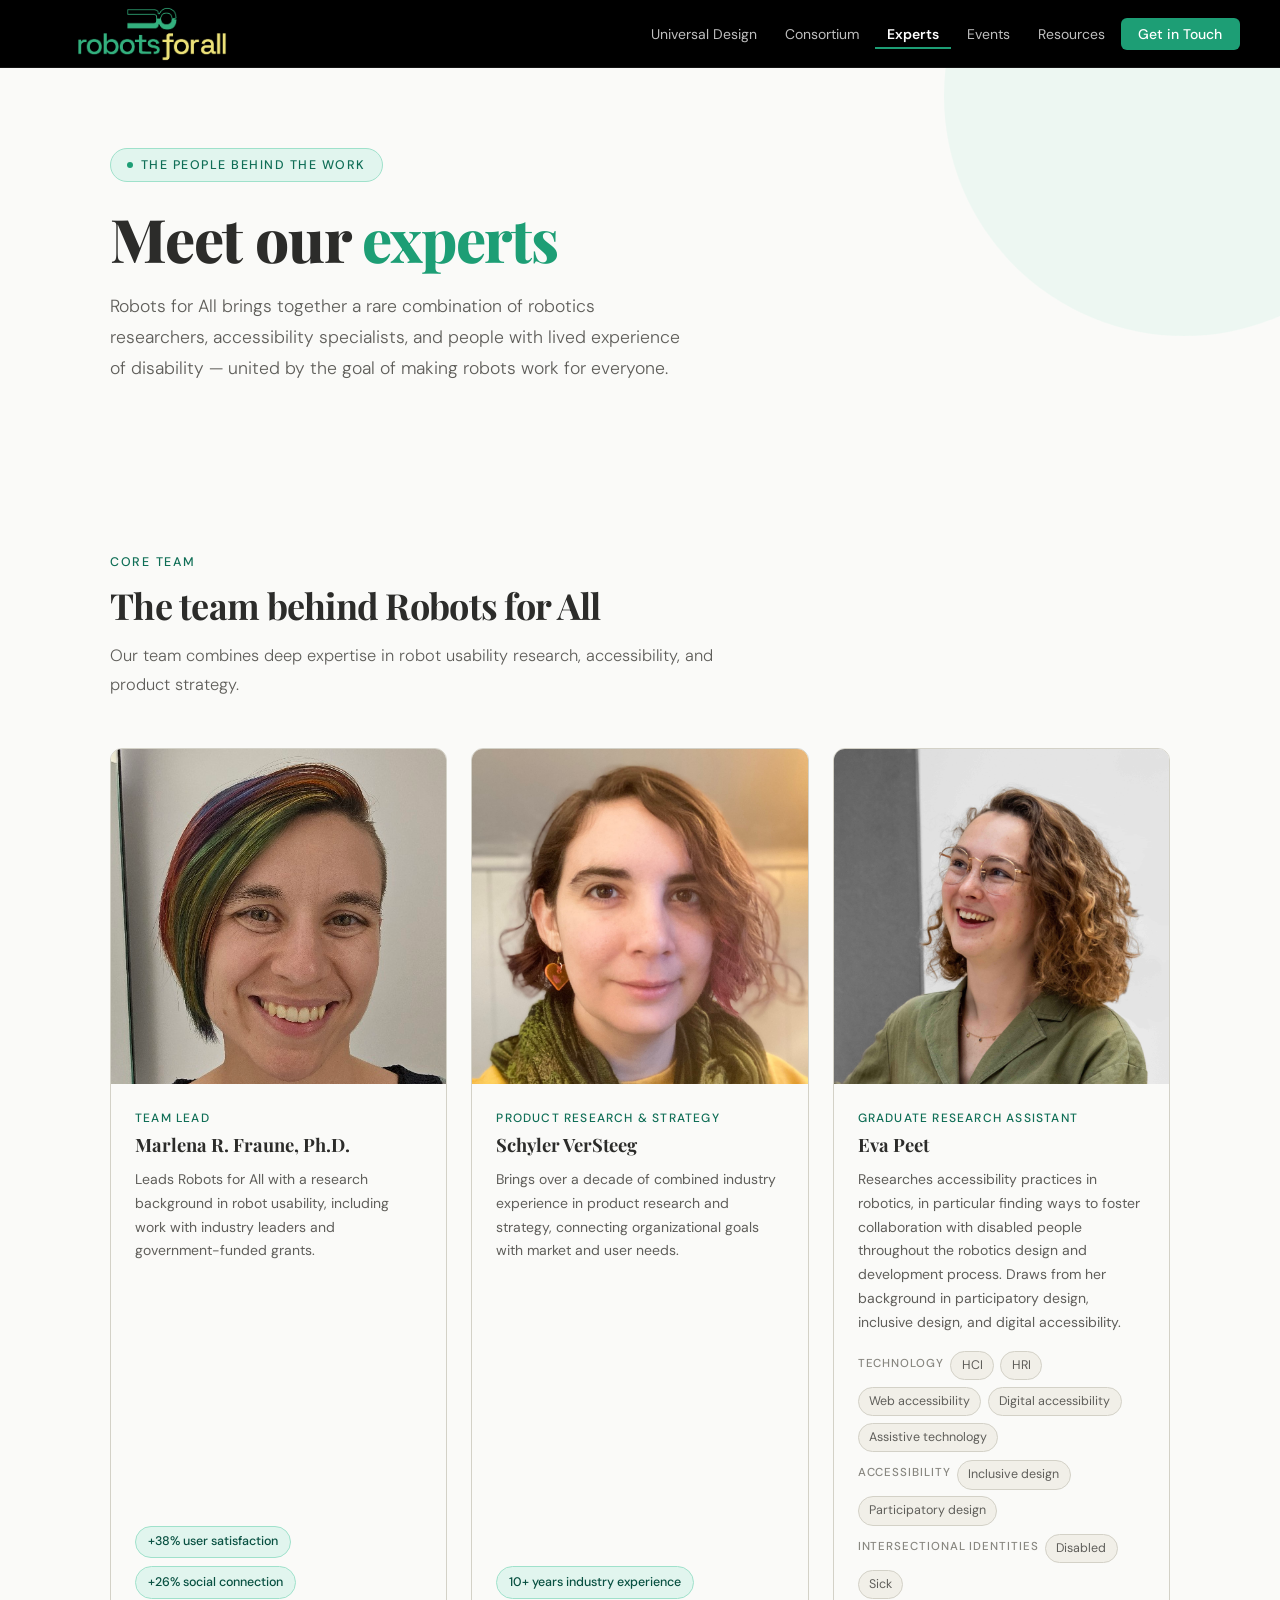
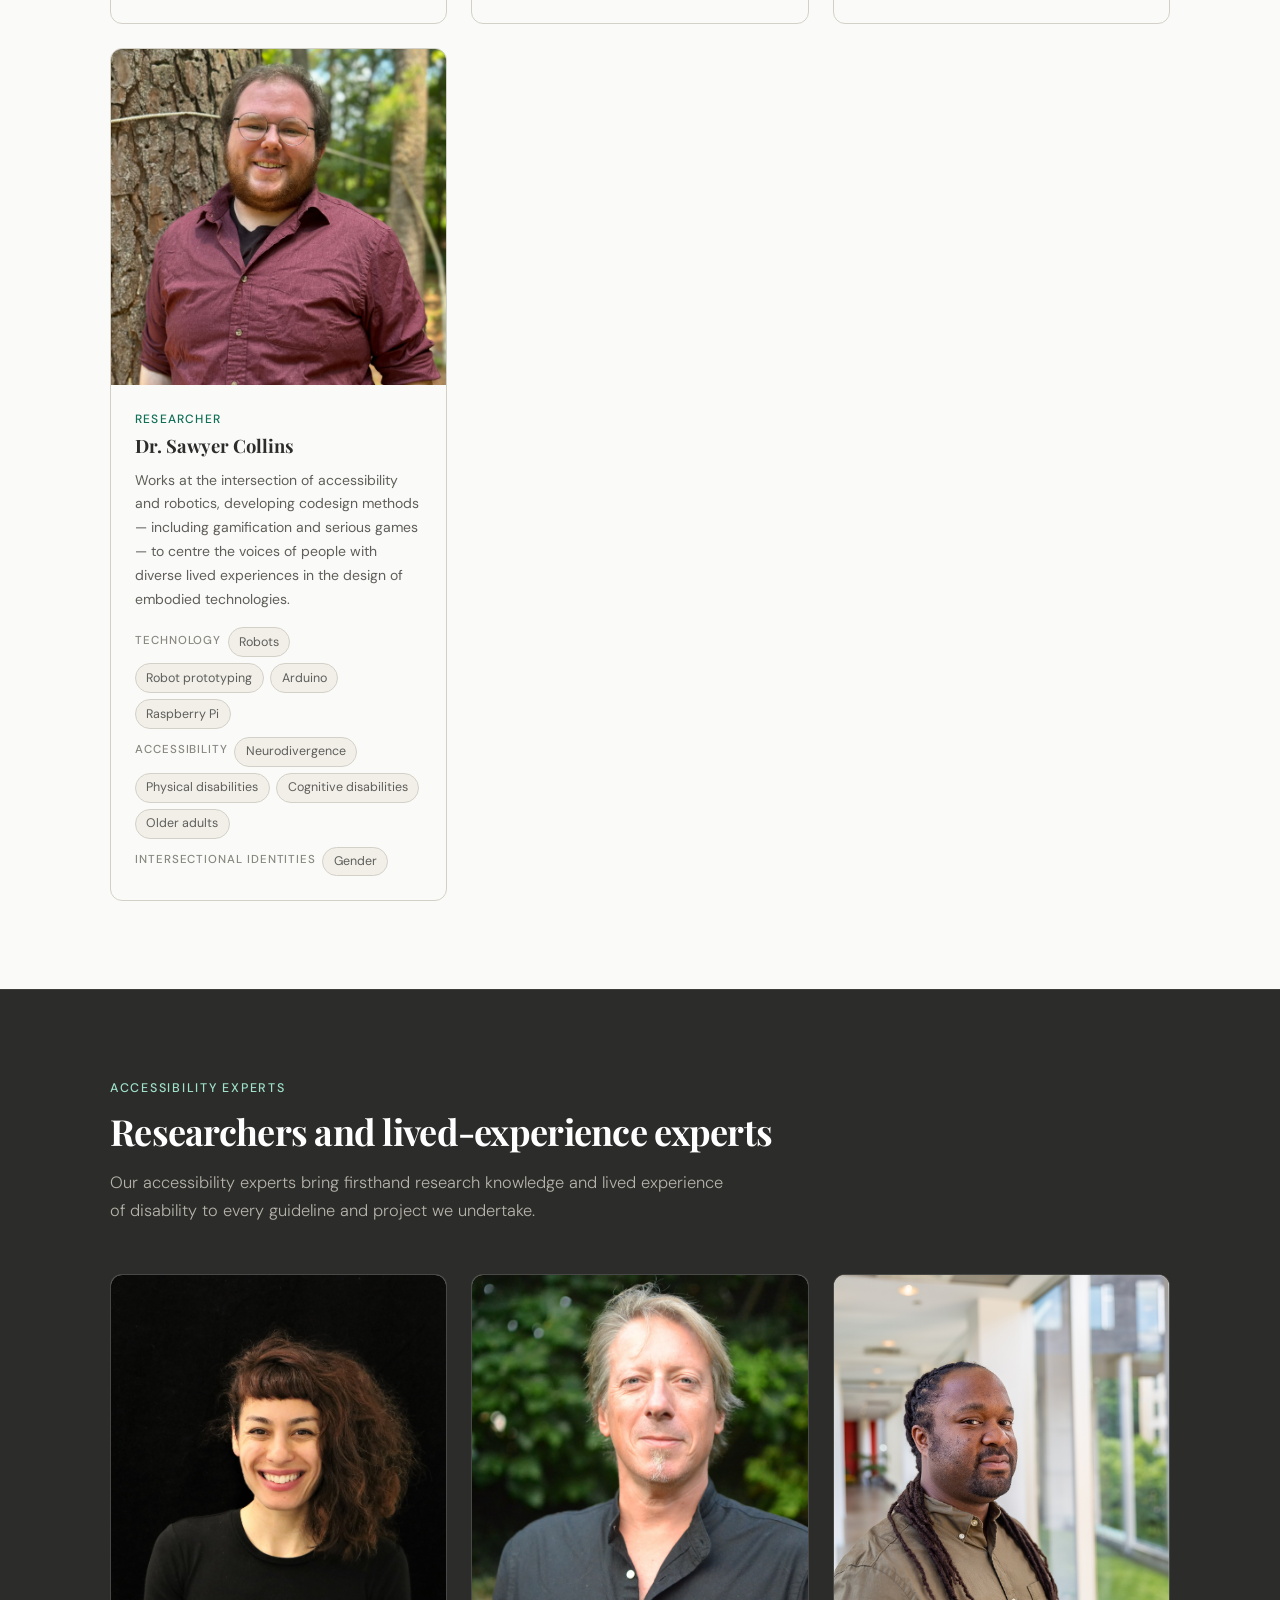
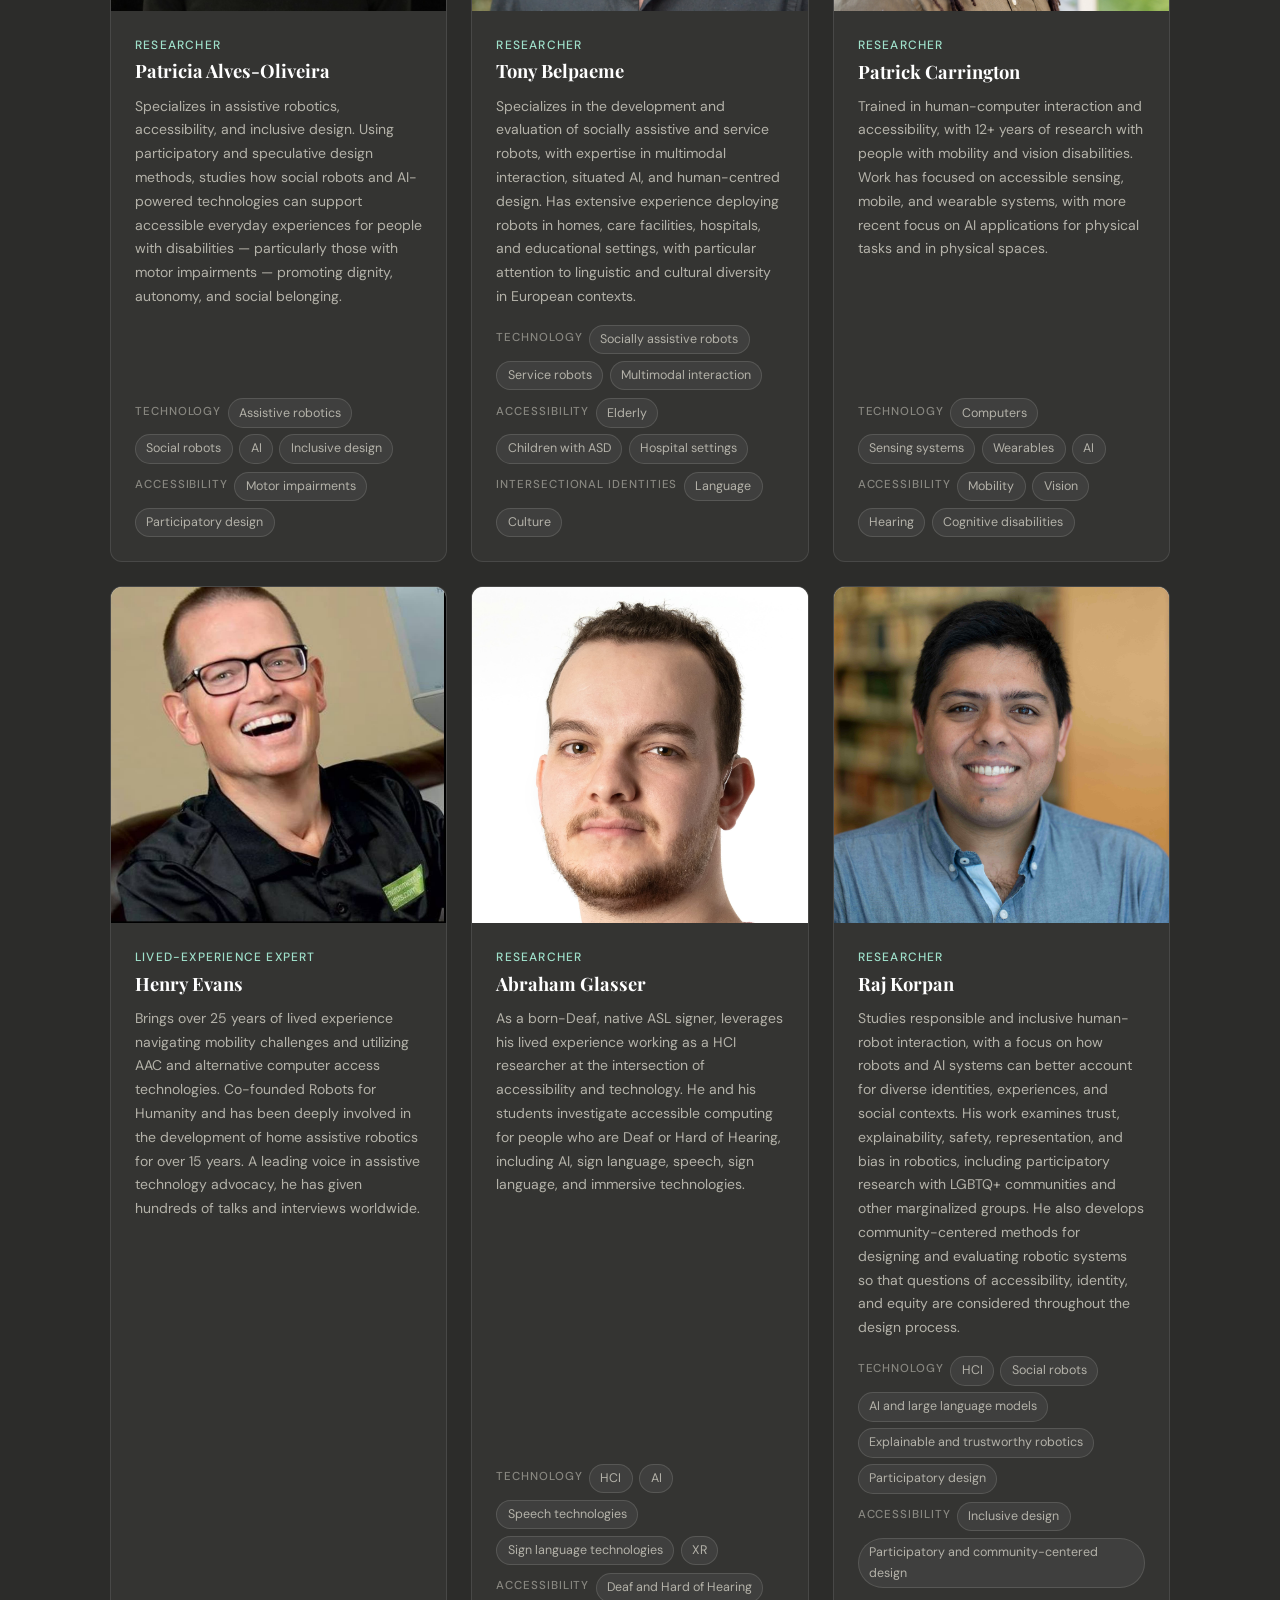
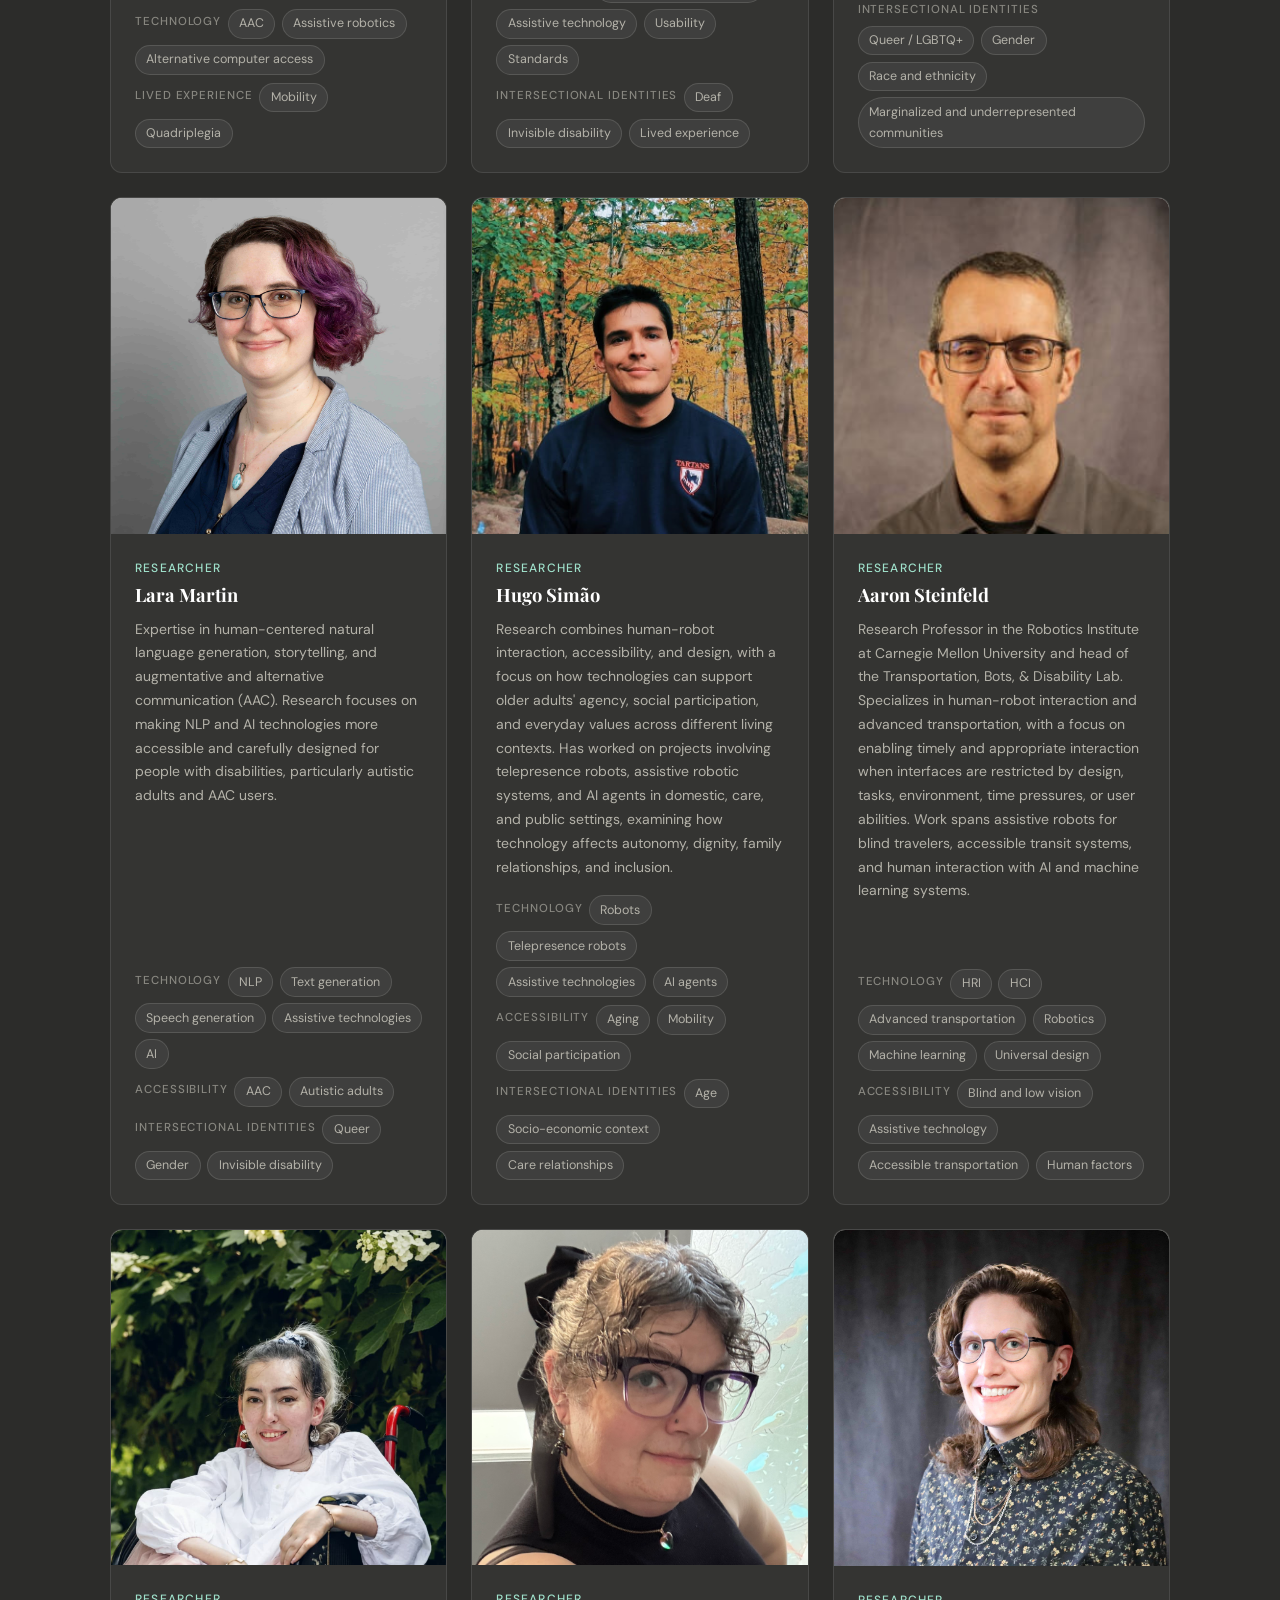
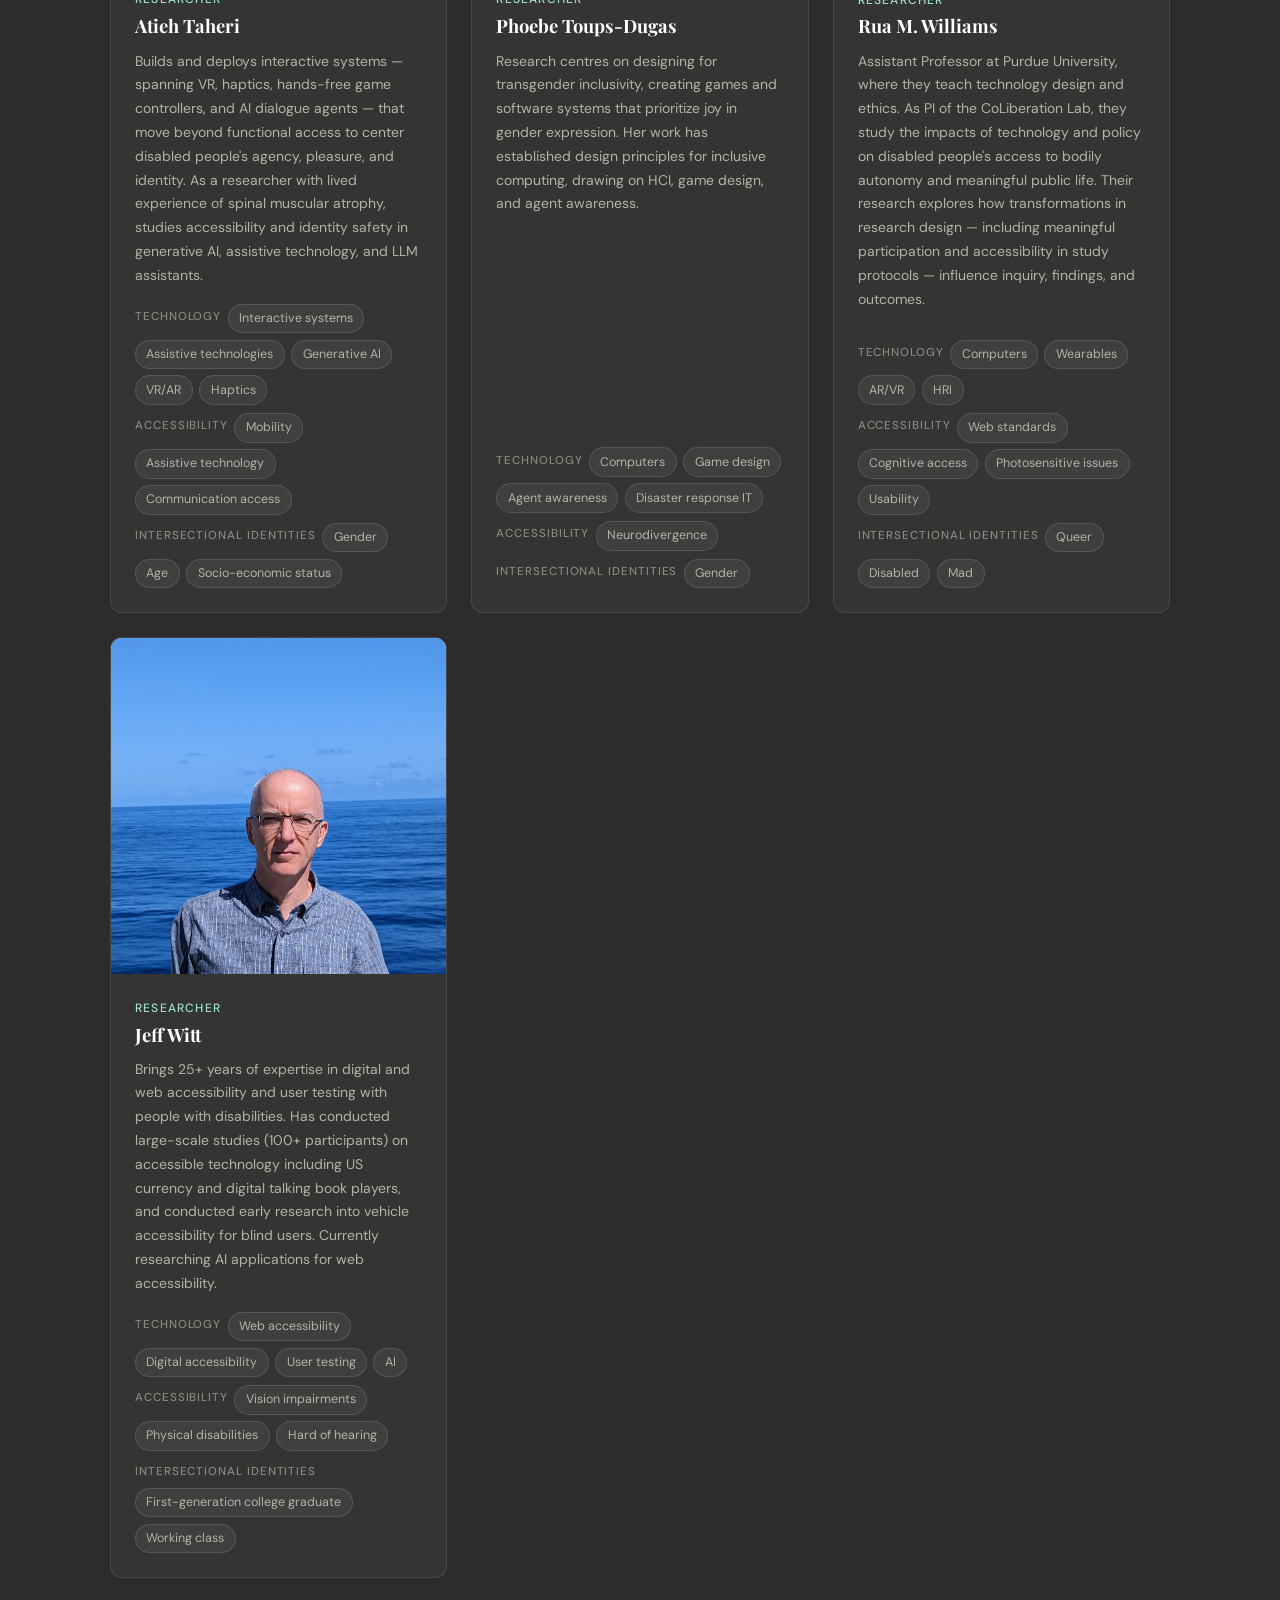
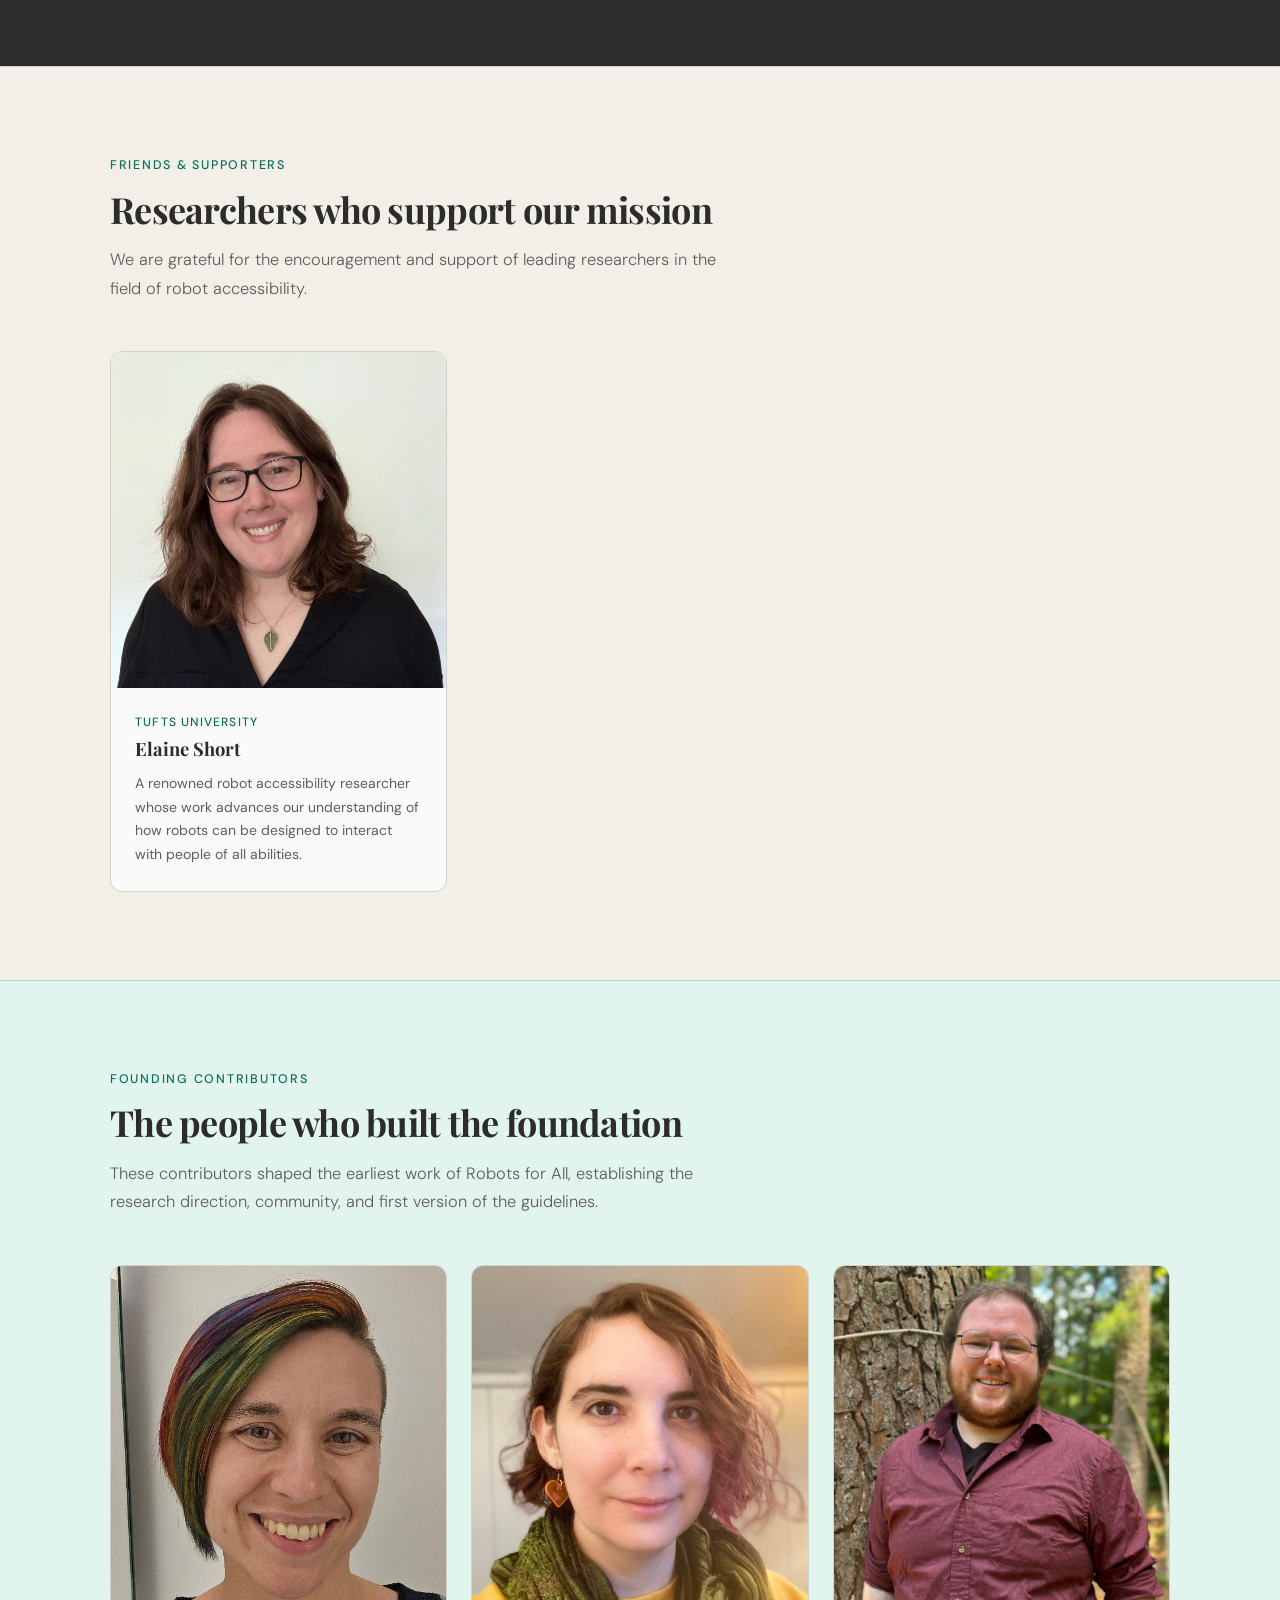
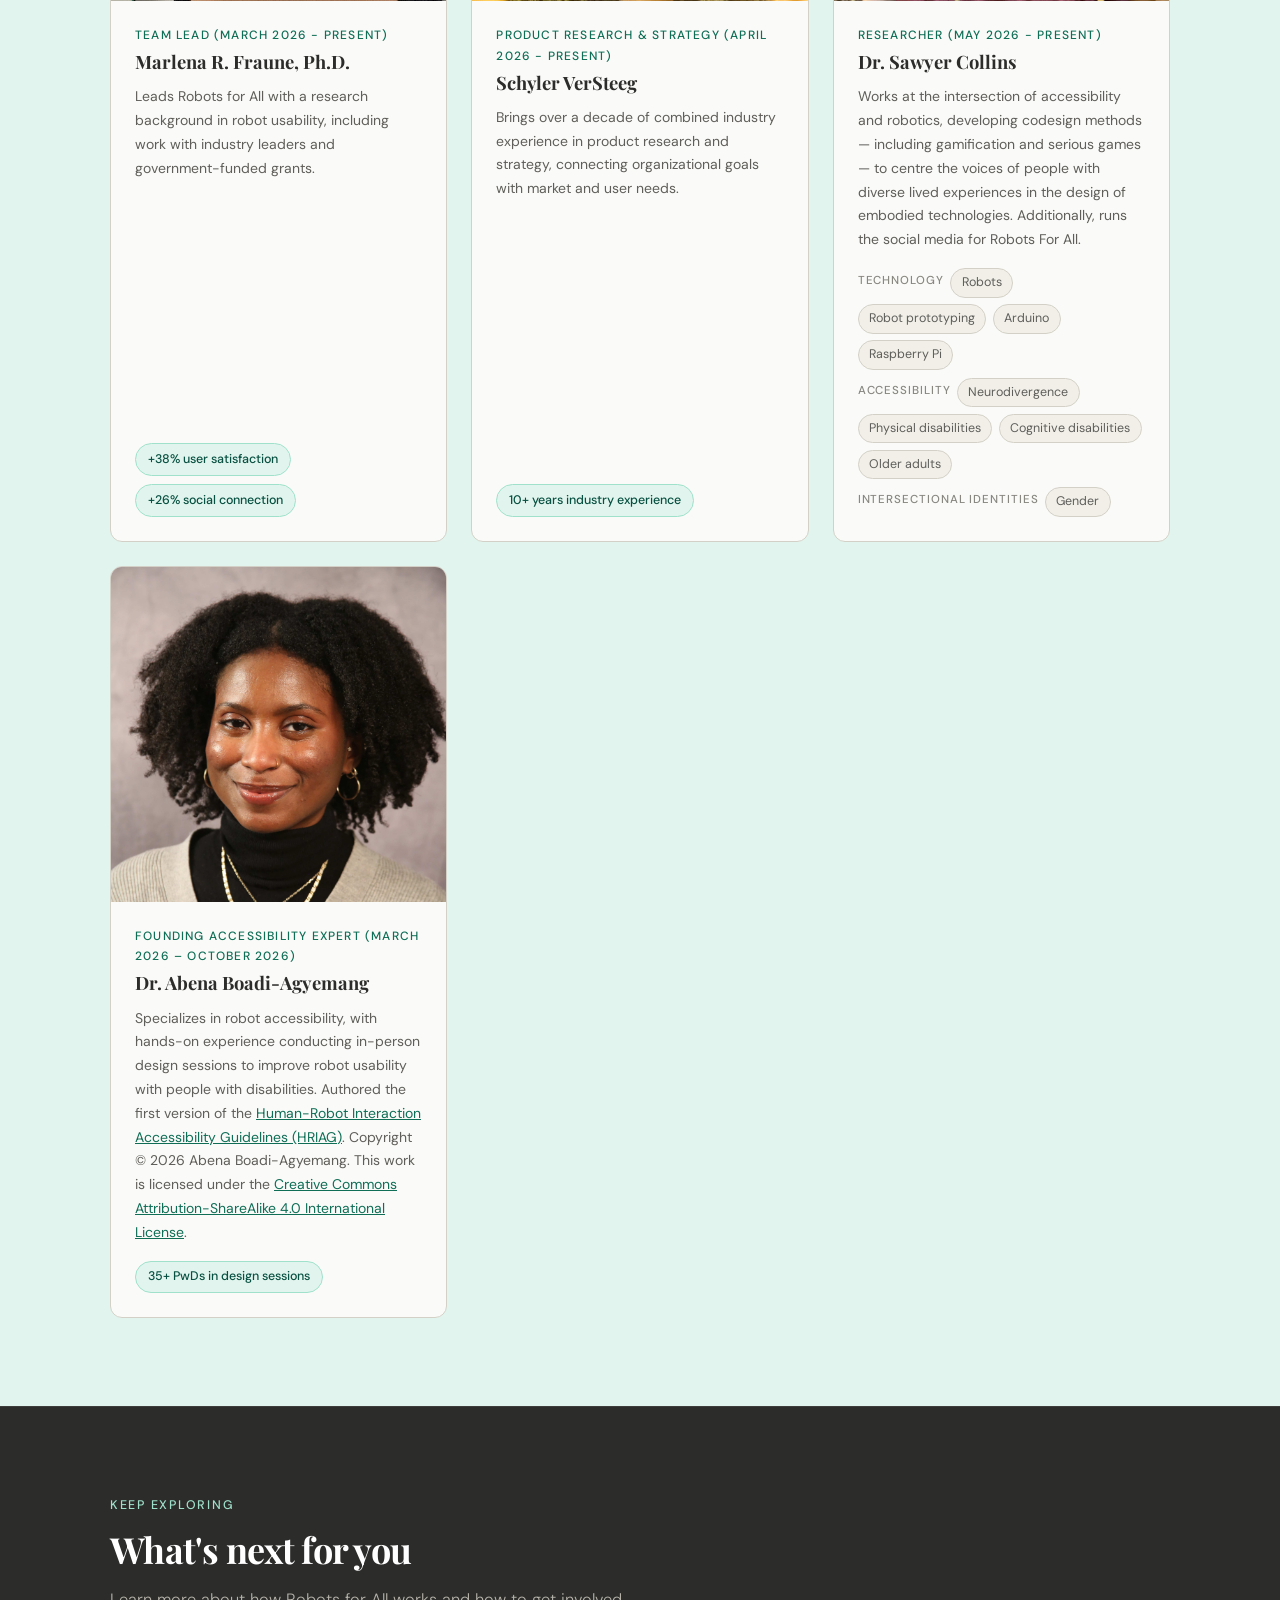
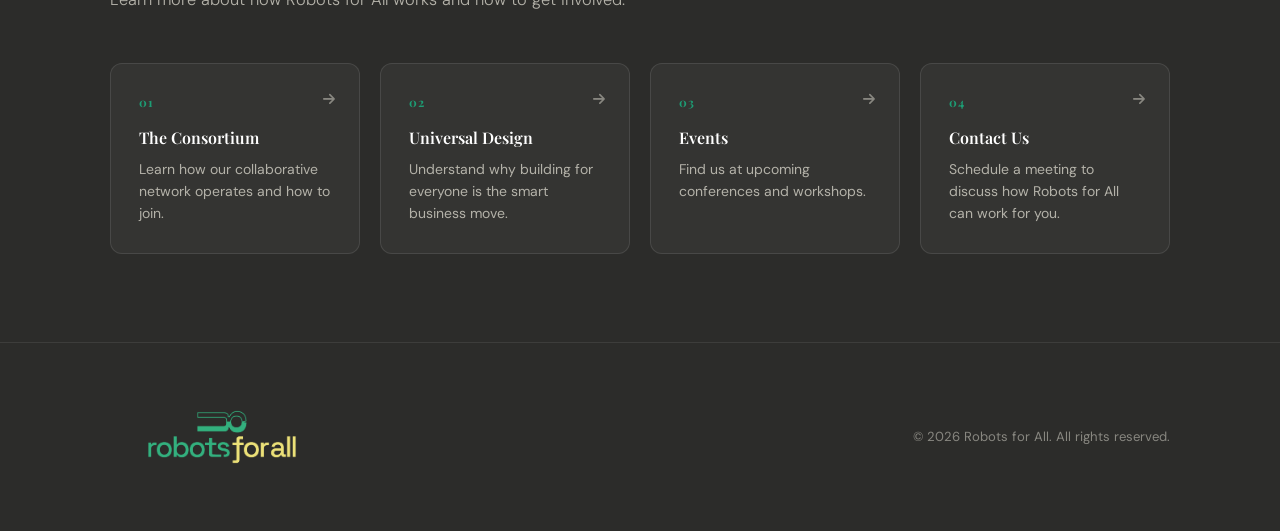
<file: experts.html>
<!DOCTYPE html>
<html lang="en">
<head>
<title>Experts — Robots for All</title>
<link rel="icon" type="image/png" href="img/logo/faviconColour.png">
<meta charset="UTF-8">
<meta name="viewport" content="width=device-width, initial-scale=1">
<link rel="preconnect" href="https://fonts.googleapis.com">
<link href="https://fonts.googleapis.com/css2?family=Playfair+Display:wght@400;600;700;800&family=DM+Sans:ital,wght@0,300;0,400;0,500;1,300&display=swap" rel="stylesheet">
<link rel="stylesheet" href="https://cdnjs.cloudflare.com/ajax/libs/font-awesome/6.5.0/css/all.min.css">
<style>
  *, *::before, *::after { box-sizing: border-box; margin: 0; padding: 0; }
 
  :root {
    --teal-50: #E1F5EE;
    --teal-100: #9FE1CB;
    --teal-400: #1D9E75;
    --teal-600: #0F6E56;
    --teal-800: #085041;
    --teal-900: #04342C;
    --gray-50: #F1EFE8;
    --gray-100: #D3D1C7;
    --gray-200: #B4B2A9;
    --gray-400: #888780;
    --gray-600: #5F5E5A;
    --gray-800: #444441;
    --gray-900: #2C2C2A;
    --white: #FAFAF8;
    --nav-height: 68px;
  }
 
  html { scroll-behavior: smooth; }
 
  body {
    font-family: 'DM Sans', sans-serif;
    font-weight: 400;
    color: var(--gray-800);
    background: var(--white);
    line-height: 1.7;
    overflow-x: hidden;
  }
 
  /* ── NAV ── */
   nav {
    position: fixed;
    top: 0; left: 0; right: 0;
    height: var(--nav-height);
    background: #000000;
    border-bottom: 1px solid rgba(255,255,255,0.08);
    z-index: 100;
    display: flex;
    align-items: center;
    padding: 0 2.5rem;
    gap: 2.5rem;
  }
 
  .nav-logo {
    text-decoration: none;
    margin-right: auto;
    display: flex;
    align-items: center;
  }

  .nav-logo img {
    height: 108px;
    width: auto;
    display: block;
  }
 
  .nav-links {
    display: flex;
    align-items: center;
    gap: 0.25rem;
    list-style: none;
  }
 
  .nav-links a {
    text-decoration: none;
    font-size: 0.875rem;
    font-weight: 400;
    color: rgba(255,255,255,0.75);
    padding: 0.4rem 0.75rem;
    border-radius: 6px;
    transition: color 0.2s, background 0.2s;
    white-space: nowrap;
  }
 
  .nav-links a:hover,
  .nav-links a:hover { color: #ffffff; background: rgba(255,255,255,0.1); }
  .nav-links a.active { color: #ffffff; font-weight: 600; border-bottom: 2px solid var(--teal-400); border-radius: 0; padding-bottom: 0.25rem; }
 
  .nav-cta {
    background: var(--teal-400) !important;
    color: #fff !important;
    padding: 0.45rem 1.1rem !important;
    border-radius: 6px;
    font-weight: 500 !important;
    transition: background 0.2s !important;
  }
  .nav-cta:hover { background: var(--teal-600) !important; }
 
  /* ── PAGE HERO ── */
  .page-hero {
    padding: calc(var(--nav-height) + 5rem) 2rem 5rem;
    background: var(--white);
    position: relative;
    overflow: hidden;
  }
 
  .page-hero-bg {
    position: absolute;
    top: 0; right: 0;
    width: 480px; height: 480px;
    background: var(--teal-50);
    border-radius: 50%;
    transform: translate(30%, -30%);
    opacity: 0.5;
    pointer-events: none;
  }
 
  .page-hero .container { position: relative; z-index: 1; }
 
  .eyebrow {
    display: inline-flex;
    align-items: center;
    gap: 0.5rem;
    font-size: 0.78rem;
    font-weight: 500;
    letter-spacing: 0.12em;
    text-transform: uppercase;
    color: var(--teal-600);
    background: var(--teal-50);
    border: 1px solid var(--teal-100);
    padding: 0.35rem 1rem;
    border-radius: 100px;
    margin-bottom: 1.5rem;
  }
 
  .eyebrow::before {
    content: '';
    width: 6px; height: 6px;
    border-radius: 50%;
    background: var(--teal-400);
  }
 
  h1 {
    font-family: 'Playfair Display', serif;
    font-weight: 800;
    font-size: clamp(2.4rem, 5vw, 3.75rem);
    color: var(--gray-900);
    letter-spacing: -0.02em;
    line-height: 1.08;
    margin-bottom: 1.25rem;
    max-width: 720px;
  }
 
  h1 em { font-style: normal; color: var(--teal-400); }
 
  .page-hero-sub {
    font-size: 1.1rem;
    color: var(--gray-600);
    max-width: 580px;
    font-weight: 300;
    line-height: 1.75;
  }
 
  /* ── SHARED ── */
  section { padding: 5.5rem 2rem; }
  .container { max-width: 1060px; margin: 0 auto; }
 
  .section-label {
    font-size: 0.78rem;
    letter-spacing: 0.14em;
    text-transform: uppercase;
    color: var(--teal-600);
    font-weight: 500;
    margin-bottom: 0.75rem;
  }
 
  h2 {
    font-family: 'Playfair Display', serif;
    font-weight: 700;
    font-size: clamp(1.6rem, 3vw, 2.25rem);
    color: var(--gray-900);
    letter-spacing: -0.02em;
    line-height: 1.15;
    margin-bottom: 1rem;
  }
 
  .section-intro {
    font-size: 1.025rem;
    color: var(--gray-600);
    max-width: 620px;
    line-height: 1.75;
    margin-bottom: 3rem;
    font-weight: 300;
  }
 
  /* ── PERSON CARDS ── */
  .people-grid {
    display: grid;
    grid-template-columns: repeat(auto-fill, minmax(300px, 1fr));
    gap: 1.5rem;
  }
 
  .person-card {
    background: var(--white);
    border: 1px solid var(--gray-100);
    border-radius: 12px;
    overflow: hidden;
    display: flex;
    flex-direction: column;
  }
 
  .person-photo {
    width: 100%;
    aspect-ratio: 1 / 1;
    object-fit: cover;
    object-position: center top;
    display: block;
    background: var(--gray-50);
  }
 
  .person-photo-placeholder {
    width: 100%;
    aspect-ratio: 1 / 1;
    background: var(--gray-50);
    display: flex;
    align-items: center;
    justify-content: center;
    color: var(--gray-200);
    font-size: 3rem;
  }
 
  .person-body {
    padding: 1.5rem;
    flex: 1;
    display: flex;
    flex-direction: column;
  }
 
  .person-role {
    font-size: 0.75rem;
    font-weight: 500;
    letter-spacing: 0.1em;
    text-transform: uppercase;
    color: var(--teal-600);
    margin-bottom: 0.35rem;
  }
 
  .person-name {
    font-family: 'Playfair Display', serif;
    font-size: 1.15rem;
    font-weight: 700;
    color: var(--gray-900);
    margin-bottom: 0.75rem;
    line-height: 1.2;
  }
 
  .person-bio {
    font-size: 0.875rem;
    color: var(--gray-600);
    line-height: 1.7;
    flex: 1;
  }
 
  /* stat pills for leadership */
  .person-stats {
    display: flex;
    flex-wrap: wrap;
    gap: 0.5rem;
    margin-top: 1rem;
  }
 
  .stat-pill {
    background: var(--teal-50);
    border: 1px solid var(--teal-100);
    color: var(--teal-800);
    font-size: 0.78rem;
    font-weight: 500;
    padding: 0.3rem 0.75rem;
    border-radius: 100px;
  }
 
  /* expertise tags */
  .tag-group {
    margin-top: 1rem;
    display: flex;
    flex-direction: column;
    gap: 0.5rem;
  }
 
  .tag-row {
    display: flex;
    flex-wrap: wrap;
    gap: 0.4rem;
    align-items: flex-start;
  }
 
  .tag-label {
    font-size: 0.72rem;
    font-weight: 500;
    letter-spacing: 0.08em;
    text-transform: uppercase;
    color: var(--gray-400);
    min-width: 80px;
    padding-top: 0.2rem;
  }
 
  .tag {
    font-size: 0.78rem;
    background: var(--gray-50);
    border: 1px solid var(--gray-100);
    color: var(--gray-600);
    padding: 0.2rem 0.65rem;
    border-radius: 100px;
  }
 
  /* ── DARK EXPERTS SECTION ── */
  #experts {
    background: var(--gray-900);
    border-top: 1px solid rgba(255,255,255,0.08);
  }
 
  #experts .section-label { color: var(--teal-100); }
  #experts h2 { color: #fff; }
  #experts .section-intro { color: var(--gray-200); }
 
  #experts .person-card {
    background: rgba(255,255,255,0.04);
    border-color: rgba(255,255,255,0.1);
  }
 
  #experts .person-name { color: #fff; }
  #experts .person-bio { color: var(--gray-200); }
  #experts .person-role { color: var(--teal-100); }
 
  #experts .tag {
    background: rgba(255,255,255,0.06);
    border-color: rgba(255,255,255,0.12);
    color: var(--gray-200);
  }
 
  #experts .tag-label { color: var(--gray-400); }
 
  #experts .person-photo-placeholder {
    background: rgba(255,255,255,0.05);
    color: rgba(255,255,255,0.15);
  }
 
  /* ── NEXT STEPS ── */
  #nextsteps {
    background: var(--gray-900);
    border-top: 1px solid rgba(255,255,255,0.08);
    padding: 5.5rem 2rem;
  }
 
  #nextsteps h2 { color: #fff; }
  #nextsteps .section-label { color: var(--teal-100); }
  #nextsteps .section-intro { color: var(--gray-200); }
 
  .steps-grid {
    display: grid;
    grid-template-columns: repeat(auto-fit, minmax(240px, 1fr));
    gap: 1.25rem;
  }
 
  .step-card {
    background: rgba(255,255,255,0.04);
    border: 1px solid rgba(255,255,255,0.1);
    border-radius: 12px;
    padding: 1.75rem;
    text-decoration: none;
    color: inherit;
    display: block;
    transition: background 0.2s, border-color 0.2s, transform 0.2s;
    position: relative;
  }
 
  .step-card:hover {
    background: rgba(255,255,255,0.08);
    border-color: var(--teal-400);
    transform: translateY(-2px);
  }
 
  .step-num {
    font-family: 'Playfair Display', serif;
    font-size: 0.75rem;
    font-weight: 700;
    color: var(--teal-400);
    letter-spacing: 0.1em;
    margin-bottom: 0.75rem;
  }
 
  .step-title {
    font-family: 'Playfair Display', serif;
    font-size: 1rem;
    font-weight: 600;
    color: #fff;
    margin-bottom: 0.4rem;
  }
 
  .step-desc { font-size: 0.875rem; color: var(--gray-200); line-height: 1.6; }
 
  .step-arrow {
    position: absolute;
    top: 1.5rem; right: 1.5rem;
    color: var(--gray-400);
    font-size: 0.85rem;
    transition: color 0.2s;
  }
  .step-card:hover .step-arrow { color: var(--teal-400); }
 
  /* ── FOOTER ── */
  footer {
    background: var(--gray-900);
    border-top: 1px solid rgba(255,255,255,0.08);
    padding: 2.5rem 2rem;
  }
 
  .footer-inner {
    max-width: 1060px;
    margin: 0 auto;
    display: flex;
    align-items: center;
    justify-content: space-between;
    flex-wrap: wrap;
    gap: 1rem;
  }
 
  .footer-logo img {
    height: 108px;
    width: auto;
    display: block;
  }
 
  .footer-copy { font-size: 0.82rem; color: var(--gray-400); }
 
  /* ── RESPONSIVE ── */
  @media (max-width: 768px) {
    nav { padding: 0 1.25rem; gap: 0; }
    .nav-links { display: none; }
    section, #nextsteps { padding: 4rem 1.25rem; }
    .people-grid { grid-template-columns: 1fr; }
  }

  /* ── MOBILE MENU ── */
  .nav-hamburger {
    display: none;
    background: none;
    border: none;
    cursor: pointer;
    padding: 0.4rem 0.6rem;
    color: #ffffff;
    font-size: 1.6rem;
    margin-left: auto;
  }

  .mobile-menu {
    display: none;
    position: fixed;
    top: var(--nav-height);
    left: 0; right: 0;
    background: rgba(250, 250, 248, 0.98);
    backdrop-filter: blur(12px);
    -webkit-backdrop-filter: blur(12px);
    border-bottom: 1px solid var(--gray-100);
    z-index: 99;
    padding: 1rem 1.25rem 1.5rem;
    flex-direction: column;
    gap: 0.25rem;
  }

  .mobile-menu.open { display: flex; }

  .mobile-menu a {
    text-decoration: none;
    font-size: 1rem;
    font-weight: 400;
    color: var(--gray-600);
    padding: 0.65rem 0.75rem;
    border-radius: 8px;
    transition: color 0.2s, background 0.2s;
  }

  .mobile-menu a:hover,
  .mobile-menu a.active { color: var(--teal-400); font-weight: 600; background: var(--gray-50); }
  .mobile-menu a.active { font-weight: 500; }

  .mobile-menu .mobile-cta {
    margin-top: 0.5rem;
    background: var(--teal-400);
    color: #fff !important;
    text-align: center;
    font-weight: 500 !important;
    border-radius: 8px;
  }

  .mobile-menu .mobile-cta:hover { background: var(--teal-600); }

  @media (max-width: 768px) {
    .nav-hamburger { display: flex; align-items: center; }
  }
</style>
</head>
<body>
 
<!-- NAV -->
<nav>
  <a href="index.html" class="nav-logo">
    <img src="img/logo/PrimaryLogoColour.png" alt="Robots For All Logo">
  </a>
  <ul class="nav-links">
    <li><a href="universaldesign.html">Universal Design</a></li>
    <li><a href="consortium.html">Consortium</a></li>
    <li><a href="experts.html" class="active">Experts</a></li>
    <li><a href="events.html">Events</a></li>
    <li><a href="resources.html">Resources</a></li>
    <li><a href="contact.html" class="nav-cta">Get in Touch</a></li>
  </ul>
  <button class="nav-hamburger" id="hamburger" aria-label="Open menu">
    <i class="fa-solid fa-bars"></i>
  </button>
</nav>

<!-- MOBILE MENU -->
<div class="mobile-menu" id="mobileMenu">
  <a href="universaldesign.html">Universal Design</a>
  <a href="consortium.html">Consortium</a>
  <a href="experts.html" class="active">Experts</a>
  <a href="events.html">Events</a>
  <a href="resources.html">Resources</a>
  <a href="contact.html" class="mobile-cta">Get in Touch</a>
</div>
 
<!-- PAGE HERO -->
<div class="page-hero">
  <div class="page-hero-bg"></div>
  <div class="container">
    <div class="eyebrow">The people behind the work</div>
    <h1>Meet our <em>experts</em></h1>
    <p class="page-hero-sub">
      Robots for All brings together a rare combination of robotics researchers, accessibility specialists, and people with lived experience of disability — united by the goal of making robots work for everyone.
    </p>
  </div>
</div>
 
<!-- LEADERSHIP -->
<section id="leadership">
  <div class="container">
    <p class="section-label">Core team</p>
    <h2>The team behind Robots for All</h2>
    <p class="section-intro">Our team combines deep expertise in robot usability research, accessibility, and product strategy.</p>
 
    <div class="people-grid">
 
      <!-- Marlena -->
      <div class="person-card">
        <img src="img/experts/MarlenaFraune.jpg" alt="A nonbinary person with rainbow hair and light skin smiling at the camera" class="person-photo">
        <div class="person-body">
          <div class="person-role">Team Lead</div>
          <div class="person-name">Marlena R. Fraune, Ph.D.</div>
          <p class="person-bio">
            Leads Robots for All with a research background in robot usability, including work with industry leaders and government-funded grants.
          </p>
          <div class="person-stats">
            <span class="stat-pill">+38% user satisfaction</span>
            <span class="stat-pill">+26% social connection</span>
          </div>
        </div>
      </div>

      <!-- Schyler -->
      <div class="person-card">
        <img src="img/experts/SchylerVerSteeg.jpg" alt="A person with short brown hair and light skin smiling at the camera. They are wearing a green scarf and yellow shirt." class="person-photo">
        <div class="person-body">
          <div class="person-role">Product Research &amp; Strategy</div>
          <div class="person-name">Schyler VerSteeg</div>
          <p class="person-bio">
            Brings over a decade of combined industry experience in product research and strategy, connecting organizational goals with market and user needs.
          </p>
          <div class="person-stats">
            <span class="stat-pill">10+ years industry experience</span>
          </div>
        </div>
      </div>

      <!-- Eva -->
      <div class="person-card">
        <img src="img/experts/EvaPeet.jpg" alt="Eva Peet, a woman with light skin, shoulder-length curly hair and glasses, smiles and looks to the side." class="person-photo">
        <div class="person-body">
          <div class="person-role">Graduate Research Assistant</div>
          <div class="person-name">Eva Peet</div>
          <p class="person-bio">
            Researches accessibility practices in robotics, in particular finding ways to foster collaboration with disabled people throughout the robotics design and development process. Draws from her background in participatory design, inclusive design, and digital accessibility.
          </p>
          <div class="tag-group">
            <div class="tag-row">
              <span class="tag-label">Technology</span>
              <span class="tag">HCI</span>
              <span class="tag">HRI</span>
              <span class="tag">Web accessibility</span>
              <span class="tag">Digital accessibility</span>
              <span class="tag">Assistive technology</span>
            </div>
            <div class="tag-row">
              <span class="tag-label">Accessibility</span>
              <span class="tag">Inclusive design</span>
              <span class="tag">Participatory design</span>
            </div>
            <div class="tag-row">
              <span class="tag-label">Intersectional identities</span>
              <span class="tag">Disabled</span>
              <span class="tag">Sick</span>
            </div>
          </div>
        </div>
      </div>

      <!-- Sawyer -->
      <div class="person-card">
        <img src="img/experts/DrSawyerCollins.jpg" alt="Man with short hair, beard, and red shirt, hands in pockets, looking at the camera" class="person-photo">
        <div class="person-body">
          <div class="person-role">Researcher</div>
          <div class="person-name">Dr. Sawyer Collins</div>
          <p class="person-bio">
            Works at the intersection of accessibility and robotics, developing codesign methods — including gamification and serious games — to centre the voices of people with diverse lived experiences in the design of embodied technologies.
          </p>
          <div class="tag-group">
            <div class="tag-row">
              <span class="tag-label">Technology</span>
              <span class="tag">Robots</span>
              <span class="tag">Robot prototyping</span>
              <span class="tag">Arduino</span>
              <span class="tag">Raspberry Pi</span>
            </div>
            <div class="tag-row">
              <span class="tag-label">Accessibility</span>
              <span class="tag">Neurodivergence</span>
              <span class="tag">Physical disabilities</span>
              <span class="tag">Cognitive disabilities</span>
              <span class="tag">Older adults</span>
            </div>
            <div class="tag-row">
              <span class="tag-label">Intersectional identities</span>
              <span class="tag">Gender</span>
            </div>
          </div>
        </div>
      </div>

 
    </div>
  </div>
</section>
 
<!-- ACCESSIBILITY EXPERTS -->
<section id="experts">
  <div class="container">
    <p class="section-label">Accessibility experts</p>
    <h2>Researchers and lived-experience experts</h2>
    <p class="section-intro">Our accessibility experts bring firsthand research knowledge and lived experience of disability to every guideline and project we undertake.</p>
 
    <div class="people-grid">
 
      <!-- Patricia Alves-Oliveira -->
      <div class="person-card">
        <img src="img/experts/PatriciaAlvesOliveira.JPG" alt="Portrait picture of a Hispanic Caucasian woman with brown wavy hair and brown eyes, smiling." class="person-photo">
        <div class="person-body">
          <div class="person-role">Researcher</div>
          <div class="person-name">Patricia Alves-Oliveira</div>
          <p class="person-bio">
            Specializes in assistive robotics, accessibility, and inclusive design. Using participatory and speculative design methods, studies how social robots and AI-powered technologies can support accessible everyday experiences for people with disabilities — particularly those with motor impairments — promoting dignity, autonomy, and social belonging.
          </p>
          <div class="tag-group">
            <div class="tag-row">
              <span class="tag-label">Technology</span>
              <span class="tag">Assistive robotics</span>
              <span class="tag">Social robots</span>
              <span class="tag">AI</span>
              <span class="tag">Inclusive design</span>
            </div>
            <div class="tag-row">
              <span class="tag-label">Accessibility</span>
              <span class="tag">Motor impairments</span>
              <span class="tag">Participatory design</span>
            </div>
          </div>
        </div>
      </div>

      <!-- Tony Belpaeme -->
      <div class="person-card">
        <img src="img/experts/TonyBelpaeme.jpg" alt="Light-haired man looking at the camera in front of green shrubbery" class="person-photo">
        <div class="person-body">
          <div class="person-role">Researcher</div>
          <div class="person-name">Tony Belpaeme</div>
          <p class="person-bio">
            Specializes in the development and evaluation of socially assistive and service robots, with expertise in multimodal interaction, situated AI, and human-centred design. Has extensive experience deploying robots in homes, care facilities, hospitals, and educational settings, with particular attention to linguistic and cultural diversity in European contexts.
          </p>
          <div class="tag-group">
            <div class="tag-row">
              <span class="tag-label">Technology</span>
              <span class="tag">Socially assistive robots</span>
              <span class="tag">Service robots</span>
              <span class="tag">Multimodal interaction</span>
            </div>
            <div class="tag-row">
              <span class="tag-label">Accessibility</span>
              <span class="tag">Elderly</span>
              <span class="tag">Children with ASD</span>
              <span class="tag">Hospital settings</span>
            </div>
            <div class="tag-row">
              <span class="tag-label">Intersectional identities</span>
              <span class="tag">Language</span>
              <span class="tag">Culture</span>
            </div>
          </div>
        </div>
      </div>

      <!-- Patrick Carrington -->
      <div class="person-card">
        <img src="img/experts/PatrickCarrington.jpg" alt="A man with dark skin, long locs, and a short beard, wearing an olive shirt, looking at the camera in a bright hallway." class="person-photo">
        <div class="person-body">
          <div class="person-role">Researcher</div>
          <div class="person-name">Patrick Carrington</div>
          <p class="person-bio">
            Trained in human-computer interaction and accessibility, with 12+ years of research with people with mobility and vision disabilities. Work has focused on accessible sensing, mobile, and wearable systems, with more recent focus on AI applications for physical tasks and in physical spaces.
          </p>
          <div class="tag-group">
            <div class="tag-row">
              <span class="tag-label">Technology</span>
              <span class="tag">Computers</span>
              <span class="tag">Sensing systems</span>
              <span class="tag">Wearables</span>
              <span class="tag">AI</span>
            </div>
            <div class="tag-row">
              <span class="tag-label">Accessibility</span>
              <span class="tag">Mobility</span>
              <span class="tag">Vision</span>
              <span class="tag">Hearing</span>
              <span class="tag">Cognitive disabilities</span>
            </div>
          </div>
        </div>
      </div>

      <!-- Henry Evans -->
      <div class="person-card">
        <img src="img/experts/HenryEvans.jpg" alt="Light-skinned man with black framed glasses and short hair smiling at camera" class="person-photo">
        <div class="person-body">
          <div class="person-role">Lived-Experience Expert</div>
          <div class="person-name">Henry Evans</div>
          <p class="person-bio">
            Brings over 25 years of lived experience navigating mobility challenges and utilizing AAC and alternative computer access technologies. Co-founded Robots for Humanity and has been deeply involved in the development of home assistive robotics for over 15 years. A leading voice in assistive technology advocacy, he has given hundreds of talks and interviews worldwide.
          </p>
          <div class="tag-group">
            <div class="tag-row">
              <span class="tag-label">Technology</span>
              <span class="tag">AAC</span>
              <span class="tag">Assistive robotics</span>
              <span class="tag">Alternative computer access</span>
            </div>
            <div class="tag-row">
              <span class="tag-label">Lived experience</span>
              <span class="tag">Mobility</span>
              <span class="tag">Quadriplegia</span>
            </div>
          </div>
        </div>
      </div>

      <!-- Abraham Glasser -->
      <div class="person-card">
        <img src="img/experts/AbrahamGlasser.jpg" alt="Headshot of Abraham Glasser. He has light skin and brown hair." class="person-photo">
        <div class="person-body">
          <div class="person-role">Researcher</div>
          <div class="person-name">Abraham Glasser</div>
          <p class="person-bio">
            As a born-Deaf, native ASL signer, leverages his lived experience working as a HCI researcher at the intersection of accessibility and technology. He and his students investigate accessible computing for people who are Deaf or Hard of Hearing, including AI, sign language, speech, sign language, and immersive technologies.
          </p>
          <div class="tag-group">
            <div class="tag-row">
              <span class="tag-label">Technology</span>
              <span class="tag">HCI</span>
              <span class="tag">AI</span>
              <span class="tag">Speech technologies</span>
              <span class="tag">Sign language technologies</span>
              <span class="tag">XR</span>
            </div>
            <div class="tag-row">
              <span class="tag-label">Accessibility</span>
              <span class="tag">Deaf and Hard of Hearing</span>
              <span class="tag">Assistive technology</span>
              <span class="tag">Usability</span>
              <span class="tag">Standards</span>
            </div>
            <div class="tag-row">
              <span class="tag-label">Intersectional identities</span>
              <span class="tag">Deaf</span>
              <span class="tag">Invisible disability</span>
              <span class="tag">Lived experience</span>
            </div>
          </div>
        </div>
      </div>

      <!-- Raj Korpan -->
      <div class="person-card">
        <img src="img/experts/RajKorpan.jpg" alt="Headshot of Raj Korpan smiling at the camera, with short dark hair and wearing a blue button-down shirt, against a softly blurred library background." class="person-photo">
        <div class="person-body">
          <div class="person-role">Researcher</div>
          <div class="person-name">Raj Korpan</div>
          <p class="person-bio">
            Studies responsible and inclusive human-robot interaction, with a focus on how robots and AI systems can better account for diverse identities, experiences, and social contexts. His work examines trust, explainability, safety, representation, and bias in robotics, including participatory research with LGBTQ+ communities and other marginalized groups. He also develops community-centered methods for designing and evaluating robotic systems so that questions of accessibility, identity, and equity are considered throughout the design process.
          </p>
          <div class="tag-group">
            <div class="tag-row">
              <span class="tag-label">Technology</span>
              <span class="tag">HCI</span>
              <span class="tag">Social robots</span>
              <span class="tag">AI and large language models</span>
              <span class="tag">Explainable and trustworthy robotics</span>
              <span class="tag">Participatory design</span>
            </div>
            <div class="tag-row">
              <span class="tag-label">Accessibility</span>
              <span class="tag">Inclusive design</span>
              <span class="tag">Participatory and community-centered design</span>
            </div>
            <div class="tag-row">
              <span class="tag-label">Intersectional identities</span>
              <span class="tag">Queer / LGBTQ+</span>
              <span class="tag">Gender</span>
              <span class="tag">Race and ethnicity</span>
              <span class="tag">Marginalized and underrepresented communities</span>
            </div>
          </div>
        </div>
      </div>

      <!-- Lara Martin -->
      <div class="person-card">
        <img src="img/experts/LaraMartin.jpg" alt="Dr. Martin has asymmetrical brown hair with purple on the longer side. They have blue glasses and are wearing a navy blue top, light blue striped jacket, and a larimar necklace." class="person-photo">
        <div class="person-body">
          <div class="person-role">Researcher</div>
          <div class="person-name">Lara Martin</div>
          <p class="person-bio">
            Expertise in human-centered natural language generation, storytelling, and augmentative and alternative communication (AAC). Research focuses on making NLP and AI technologies more accessible and carefully designed for people with disabilities, particularly autistic adults and AAC users.
          </p>
          <div class="tag-group">
            <div class="tag-row">
              <span class="tag-label">Technology</span>
              <span class="tag">NLP</span>
              <span class="tag">Text generation</span>
              <span class="tag">Speech generation</span>
              <span class="tag">Assistive technologies</span>
              <span class="tag">AI</span>
            </div>
            <div class="tag-row">
              <span class="tag-label">Accessibility</span>
              <span class="tag">AAC</span>
              <span class="tag">Autistic adults</span>
            </div>
            <div class="tag-row">
              <span class="tag-label">Intersectional identities</span>
              <span class="tag">Queer</span>
              <span class="tag">Gender</span>
              <span class="tag">Invisible disability</span>
            </div>
          </div>
        </div>
      </div>

      <!-- Hugo Simão -->
      <div class="person-card">
        <img src="img/experts/HugoSimao.jpg" alt="A young man with dark hair smiling at the camera, wearing a navy sweatshirt, standing in front of autumn foliage." class="person-photo">
        <div class="person-body">
          <div class="person-role">Researcher</div>
          <div class="person-name">Hugo Sim&atilde;o</div>
          <p class="person-bio">
            Research combines human-robot interaction, accessibility, and design, with a focus on how technologies can support older adults' agency, social participation, and everyday values across different living contexts. Has worked on projects involving telepresence robots, assistive robotic systems, and AI agents in domestic, care, and public settings, examining how technology affects autonomy, dignity, family relationships, and inclusion.
          </p>
          <div class="tag-group">
            <div class="tag-row">
              <span class="tag-label">Technology</span>
              <span class="tag">Robots</span>
              <span class="tag">Telepresence robots</span>
              <span class="tag">Assistive technologies</span>
              <span class="tag">AI agents</span>
            </div>
            <div class="tag-row">
              <span class="tag-label">Accessibility</span>
              <span class="tag">Aging</span>
              <span class="tag">Mobility</span>
              <span class="tag">Social participation</span>
            </div>
            <div class="tag-row">
              <span class="tag-label">Intersectional identities</span>
              <span class="tag">Age</span>
              <span class="tag">Socio-economic context</span>
              <span class="tag">Care relationships</span>
            </div>
          </div>
        </div>
      </div>

      <!-- Aaron Steinfeld -->
      <div class="person-card">
        <img src="img/experts/AaronSteinfeld.jpg" alt="Portrait of Aaron Steinfeld" class="person-photo">
        <div class="person-body">
          <div class="person-role">Researcher</div>
          <div class="person-name">Aaron Steinfeld</div>
          <p class="person-bio">
            Research Professor in the Robotics Institute at Carnegie Mellon University and head of the Transportation, Bots, &amp; Disability Lab. Specializes in human-robot interaction and advanced transportation, with a focus on enabling timely and appropriate interaction when interfaces are restricted by design, tasks, environment, time pressures, or user abilities. Work spans assistive robots for blind travelers, accessible transit systems, and human interaction with AI and machine learning systems.
          </p>
          <div class="tag-group">
            <div class="tag-row">
              <span class="tag-label">Technology</span>
              <span class="tag">HRI</span>
              <span class="tag">HCI</span>
              <span class="tag">Advanced transportation</span>
              <span class="tag">Robotics</span>
              <span class="tag">Machine learning</span>
              <span class="tag">Universal design</span>
            </div>
            <div class="tag-row">
              <span class="tag-label">Accessibility</span>
              <span class="tag">Blind and low vision</span>
              <span class="tag">Assistive technology</span>
              <span class="tag">Accessible transportation</span>
              <span class="tag">Human factors</span>
            </div>
          </div>
        </div>
      </div>

      <!-- Atieh Taheri -->
      <div class="person-card">
        <img src="img/experts/AtiehTaheri.jpg" alt="Atieh Taheri, a young woman with light skin and dark blonde hair pulled back in a ponytail with a blue scrunchie, smiles warmly at the camera. She is seated in a wheelchair with red handles, wearing a white blouse and large round earrings. Behind her is a lush green hedge with clusters of white hydrangea blossoms." class="person-photo">
        <div class="person-body">
          <div class="person-role">Researcher</div>
          <div class="person-name">Atieh Taheri</div>
          <p class="person-bio">
            Builds and deploys interactive systems — spanning VR, haptics, hands-free game controllers, and AI dialogue agents — that move beyond functional access to center disabled people's agency, pleasure, and identity. As a researcher with lived experience of spinal muscular atrophy, studies accessibility and identity safety in generative AI, assistive technology, and LLM assistants.
          </p>
          <div class="tag-group">
            <div class="tag-row">
              <span class="tag-label">Technology</span>
              <span class="tag">Interactive systems</span>
              <span class="tag">Assistive technologies</span>
              <span class="tag">Generative AI</span>
              <span class="tag">VR/AR</span>
              <span class="tag">Haptics</span>
            </div>
            <div class="tag-row">
              <span class="tag-label">Accessibility</span>
              <span class="tag">Mobility</span>
              <span class="tag">Assistive technology</span>
              <span class="tag">Communication access</span>
            </div>
            <div class="tag-row">
              <span class="tag-label">Intersectional identities</span>
              <span class="tag">Gender</span>
              <span class="tag">Age</span>
              <span class="tag">Socio-economic status</span>
            </div>
          </div>
        </div>
      </div>

      <!-- Phoebe Toups-Dugas -->
      <div class="person-card">
        <img src="img/experts/PhoebeDugasToups.jpeg" alt="Curly-haired woman with black glasses and hair tie looking at the camera" class="person-photo">
        <div class="person-body">
          <div class="person-role">Researcher</div>
          <div class="person-name">Phoebe Toups-Dugas</div>
          <p class="person-bio">
            Research centres on designing for transgender inclusivity, creating games and software systems that prioritize joy in gender expression. Her work has established design principles for inclusive computing, drawing on HCI, game design, and agent awareness.
          </p>
          <div class="tag-group">
            <div class="tag-row">
              <span class="tag-label">Technology</span>
              <span class="tag">Computers</span>
              <span class="tag">Game design</span>
              <span class="tag">Agent awareness</span>
              <span class="tag">Disaster response IT</span>
            </div>
            <div class="tag-row">
              <span class="tag-label">Accessibility</span>
              <span class="tag">Neurodivergence</span>
            </div>
            <div class="tag-row">
              <span class="tag-label">Intersectional identities</span>
              <span class="tag">Gender</span>
            </div>
          </div>
        </div>
      </div>

      <!-- Rua Williams -->
      <div class="person-card">
        <img src="img/experts/RuaWilliams.jpg" alt="Rua M Williams smiles at the camera in semi profile. They have an asymmetrical haircut, glasses, and a floral top." class="person-photo">
        <div class="person-body">
          <div class="person-role">Researcher</div>
          <div class="person-name">Rua M. Williams</div>
          <p class="person-bio">
            Assistant Professor at Purdue University, where they teach technology design and ethics. As PI of the CoLiberation Lab, they study the impacts of technology and policy on disabled people's access to bodily autonomy and meaningful public life. Their research explores how transformations in research design — including meaningful participation and accessibility in study protocols — influence inquiry, findings, and outcomes.
          </p>
          <div class="tag-group">
            <div class="tag-row">
              <span class="tag-label">Technology</span>
              <span class="tag">Computers</span>
              <span class="tag">Wearables</span>
              <span class="tag">AR/VR</span>
              <span class="tag">HRI</span>
            </div>
            <div class="tag-row">
              <span class="tag-label">Accessibility</span>
              <span class="tag">Web standards</span>
              <span class="tag">Cognitive access</span>
              <span class="tag">Photosensitive issues</span>
              <span class="tag">Usability</span>
            </div>
            <div class="tag-row">
              <span class="tag-label">Intersectional identities</span>
              <span class="tag">Queer</span>
              <span class="tag">Disabled</span>
              <span class="tag">Mad</span>
            </div>
          </div>
        </div>
      </div>

      <!-- Jeff Witt -->
      <div class="person-card">
        <img src="img/experts/JeffWitt.jpg" alt="A man with glasses looking at the camera, in front of the ocean" class="person-photo">
        <div class="person-body">
          <div class="person-role">Researcher</div>
          <div class="person-name">Jeff Witt</div>
          <p class="person-bio">
            Brings 25+ years of expertise in digital and web accessibility and user testing with people with disabilities. Has conducted large-scale studies (100+ participants) on accessible technology including US currency and digital talking book players, and conducted early research into vehicle accessibility for blind users. Currently researching AI applications for web accessibility.
          </p>
          <div class="tag-group">
            <div class="tag-row">
              <span class="tag-label">Technology</span>
              <span class="tag">Web accessibility</span>
              <span class="tag">Digital accessibility</span>
              <span class="tag">User testing</span>
              <span class="tag">AI</span>
            </div>
            <div class="tag-row">
              <span class="tag-label">Accessibility</span>
              <span class="tag">Vision impairments</span>
              <span class="tag">Physical disabilities</span>
              <span class="tag">Hard of hearing</span>
            </div>
            <div class="tag-row">
              <span class="tag-label">Intersectional identities</span>
              <span class="tag">First-generation college graduate</span>
              <span class="tag">Working class</span>
            </div>
          </div>
        </div>
      </div>

    </div>
  </div>
</section>
 
<!-- FRIENDS AND SUPPORTERS -->
<section id="friends" style="background: var(--gray-50); border-top: 1px solid var(--gray-100);">
  <div class="container">
    <p class="section-label">Friends &amp; Supporters</p>
    <h2>Researchers who support our mission</h2>
    <p class="section-intro">We are grateful for the encouragement and support of leading researchers in the field of robot accessibility.</p>

    <div class="people-grid">

      <div class="person-card">
        <img src="img/experts/ElaineShort.jpg" alt="A headshot of Elaine Short, a smiling white woman with shoulder length brown hair and black-rimmed glasses wearing a black button-down." class="person-photo">
        <div class="person-body">
          <div class="person-role">Tufts University</div>
          <div class="person-name">Elaine Short</div>
          <p class="person-bio">A renowned robot accessibility researcher whose work advances our understanding of how robots can be designed to interact with people of all abilities.</p>
        </div>
      </div>

    </div>
  </div>
</section>

<!-- FOUNDING CONTRIBUTORS -->
<section id="founding" style="background: var(--teal-50); border-top: 1px solid var(--teal-100);">
  <div class="container">
    <p class="section-label">Founding Contributors</p>
    <h2>The people who built the foundation</h2>
    <p class="section-intro">These contributors shaped the earliest work of Robots for All, establishing the research direction, community, and first version of the guidelines.</p>

    <div class="people-grid">

      <!-- Marlena (copy) -->
      <div class="person-card">
        <img src="img/experts/MarlenaFraune.jpg" alt="A nonbinary person with rainbow hair and light skin smiling at the camera" class="person-photo">
        <div class="person-body">
          <div class="person-role">Team Lead (March 2026 - Present)</div>
          <div class="person-name">Marlena R. Fraune, Ph.D.</div>
          <p class="person-bio">
            Leads Robots for All with a research background in robot usability, including work with industry leaders and government-funded grants.
          </p>
          <div class="person-stats">
            <span class="stat-pill">+38% user satisfaction</span>
            <span class="stat-pill">+26% social connection</span>
          </div>
        </div>
      </div>

      <!-- Schyler (copy) -->
      <div class="person-card">
        <img src="img/experts/SchylerVerSteeg.jpg" alt="A person with short brown hair and light skin smiling at the camera. They are wearing a green scarf and yellow shirt." class="person-photo">
        <div class="person-body">
          <div class="person-role">Product Research &amp; Strategy (April 2026 - Present)</div>
          <div class="person-name">Schyler VerSteeg</div>
          <p class="person-bio">
            Brings over a decade of combined industry experience in product research and strategy, connecting organizational goals with market and user needs.
          </p>
          <div class="person-stats">
            <span class="stat-pill">10+ years industry experience</span>
          </div>
        </div>
      </div>

      <!-- Sawyer (copy) -->
      <div class="person-card">
        <img src="img/experts/DrSawyerCollins.jpg" alt="Man with short hair, beard, and red shirt, hands in pockets, looking at the camera" class="person-photo">
        <div class="person-body">
          <div class="person-role">Researcher (May 2026 - Present)</div>
          <div class="person-name">Dr. Sawyer Collins</div>
          <p class="person-bio">
            Works at the intersection of accessibility and robotics, developing codesign methods — including gamification and serious games — to centre the voices of people with diverse lived experiences in the design of embodied technologies. Additionally, runs the social media for Robots For All.
          </p>
          <div class="tag-group">
            <div class="tag-row">
              <span class="tag-label">Technology</span>
              <span class="tag">Robots</span>
              <span class="tag">Robot prototyping</span>
              <span class="tag">Arduino</span>
              <span class="tag">Raspberry Pi</span>
            </div>
            <div class="tag-row">
              <span class="tag-label">Accessibility</span>
              <span class="tag">Neurodivergence</span>
              <span class="tag">Physical disabilities</span>
              <span class="tag">Cognitive disabilities</span>
              <span class="tag">Older adults</span>
            </div>
            <div class="tag-row">
              <span class="tag-label">Intersectional identities</span>
              <span class="tag">Gender</span>
            </div>
          </div>
        </div>
      </div>

      <!-- Abena -->
      <div class="person-card">
        <img src="img/experts/AbenaBoadi.jpg" alt="A headshot-style photograph of Abena. Abena has dark skin, black hair, and is smiling." class="person-photo">
        <div class="person-body">
          <div class="person-role">Founding Accessibility Expert (March 2026 – October 2026)</div>
          <div class="person-name">Dr. Abena Boadi-Agyemang</div>
          <p class="person-bio">
            Specializes in robot accessibility, with hands-on experience conducting in-person design sessions to improve robot usability with people with disabilities. Authored the first version of the <a href="https://medium.com/@aboadiag/physical-human-robot-interaction-accessibility-guidelines-phrag-87117d6cceaf" target="_blank" rel="noopener" style="color: var(--teal-600);">Human-Robot Interaction Accessibility Guidelines (HRIAG)</a>. Copyright &copy; 2026 Abena Boadi-Agyemang. This work is licensed under the <a href="https://creativecommons.org/licenses/by-sa/4.0/" target="_blank" rel="noopener" style="color: var(--teal-600);">Creative Commons Attribution-ShareAlike 4.0 International License</a>.
          </p>
          <div class="person-stats">
            <span class="stat-pill">35+ PwDs in design sessions</span>
          </div>
        </div>
      </div>

    </div>
  </div>
</section>

<!-- NEXT STEPS -->
<section id="nextsteps">
  <div class="container">
    <p class="section-label">Keep exploring</p>
    <h2>What's next for you</h2>
    <p class="section-intro">Learn more about how Robots for All works and how to get involved.</p>
 
    <div class="steps-grid">
      <a href="consortium.html" class="step-card">
        <div class="step-num">01</div>
        <div class="step-title">The Consortium</div>
        <div class="step-desc">Learn how our collaborative network operates and how to join.</div>
        <span class="step-arrow"><i class="fa-solid fa-arrow-right"></i></span>
      </a>
      <a href="universaldesign.html" class="step-card">
        <div class="step-num">02</div>
        <div class="step-title">Universal Design</div>
        <div class="step-desc">Understand why building for everyone is the smart business move.</div>
        <span class="step-arrow"><i class="fa-solid fa-arrow-right"></i></span>
      </a>
      <a href="events.html" class="step-card">
        <div class="step-num">03</div>
        <div class="step-title">Events</div>
        <div class="step-desc">Find us at upcoming conferences and workshops.</div>
        <span class="step-arrow"><i class="fa-solid fa-arrow-right"></i></span>
      </a>
      <a href="contact.html" class="step-card">
        <div class="step-num">04</div>
        <div class="step-title">Contact Us</div>
        <div class="step-desc">Schedule a meeting to discuss how Robots for All can work for you.</div>
        <span class="step-arrow"><i class="fa-solid fa-arrow-right"></i></span>
      </a>
    </div>
  </div>
</section>

<!-- FOOTER -->
<footer>
  <div class="footer-inner">
    <div class="footer-logo"><img src="img/logo/PrimaryLogoColour.png" alt="Robots For All Logo"></div>
    <div class="footer-copy">© 2026 Robots for All. All rights reserved.</div>
  </div>
</footer>
 
<script>
const hamburger = document.getElementById('hamburger');
const mobileMenu = document.getElementById('mobileMenu');
hamburger.addEventListener('click', () => {
  const isOpen = mobileMenu.classList.toggle('open');
  hamburger.innerHTML = isOpen
    ? '<i class="fa-solid fa-xmark"></i>'
    : '<i class="fa-solid fa-bars"></i>';
});
mobileMenu.querySelectorAll('a').forEach(link => {
  link.addEventListener('click', () => {
    mobileMenu.classList.remove('open');
    hamburger.innerHTML = '<i class="fa-solid fa-bars"></i>';
  });
});
</script>
</body>
</html>
</file>
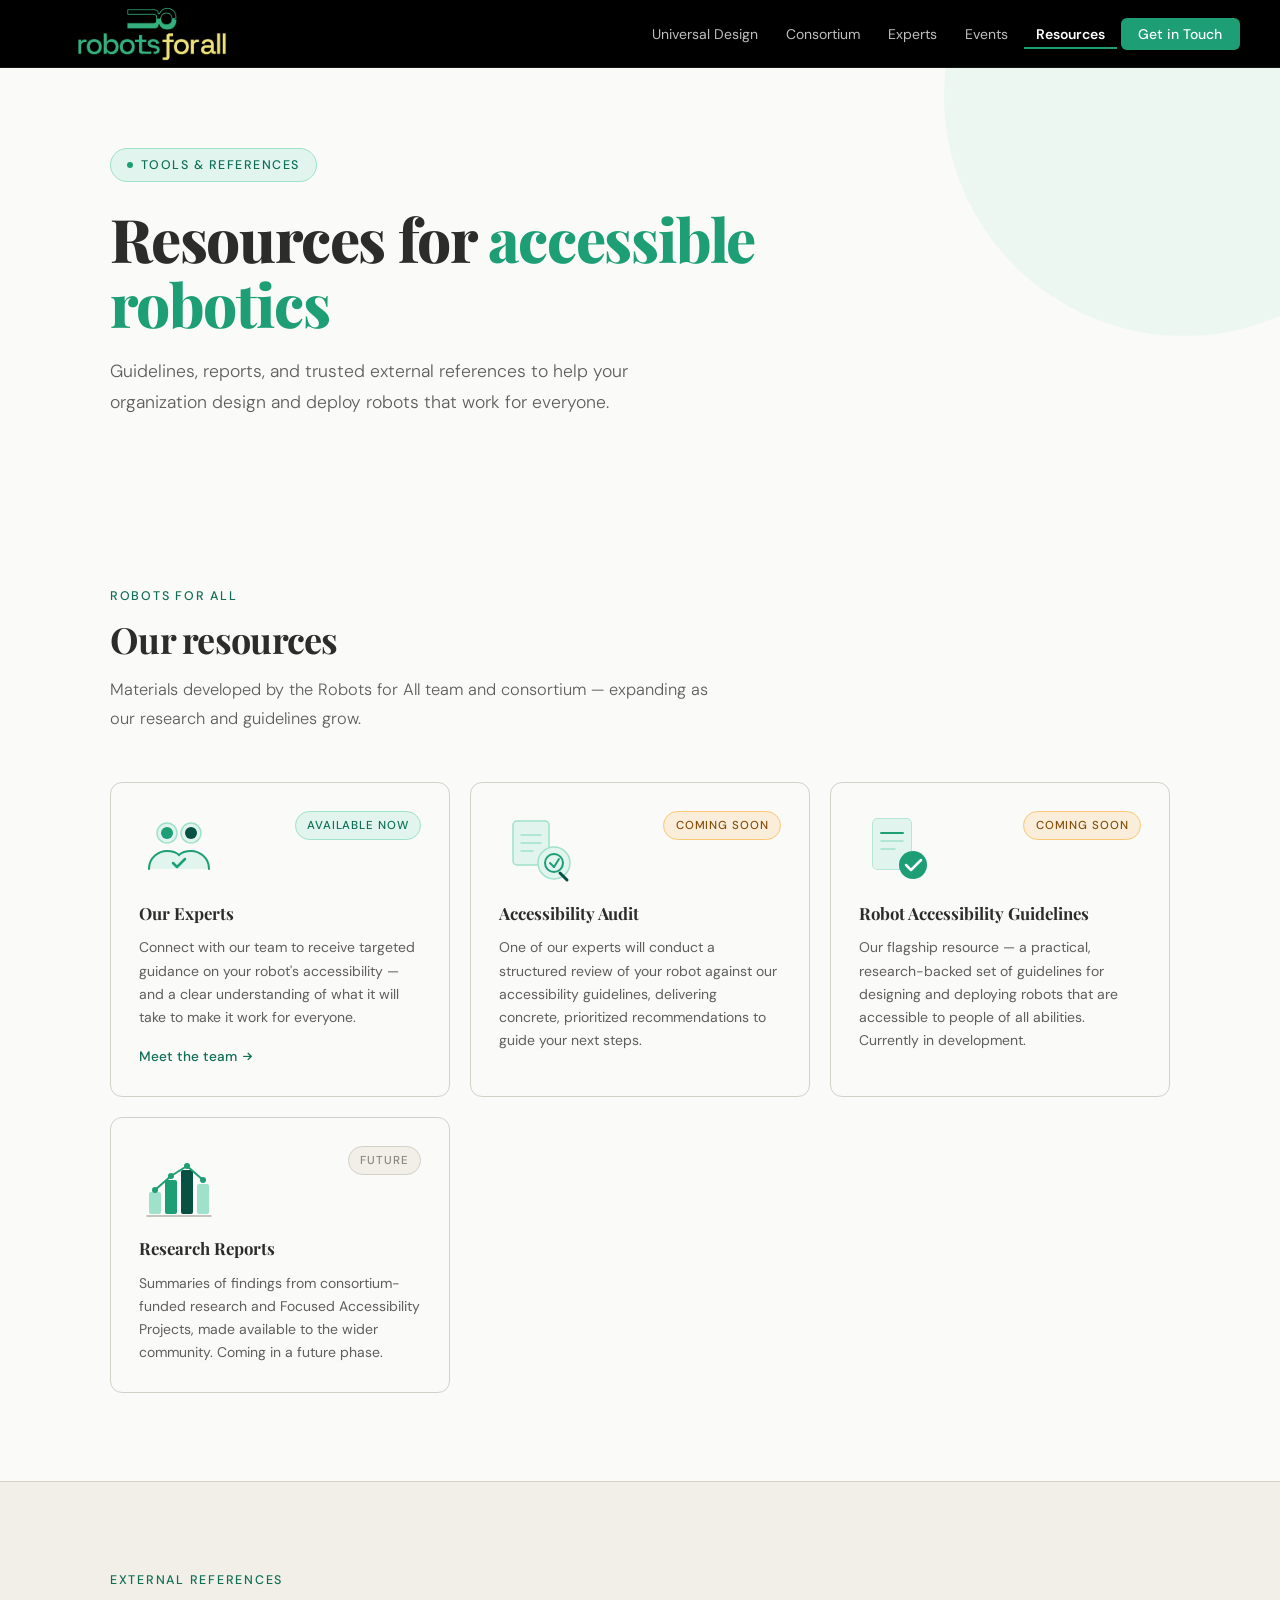
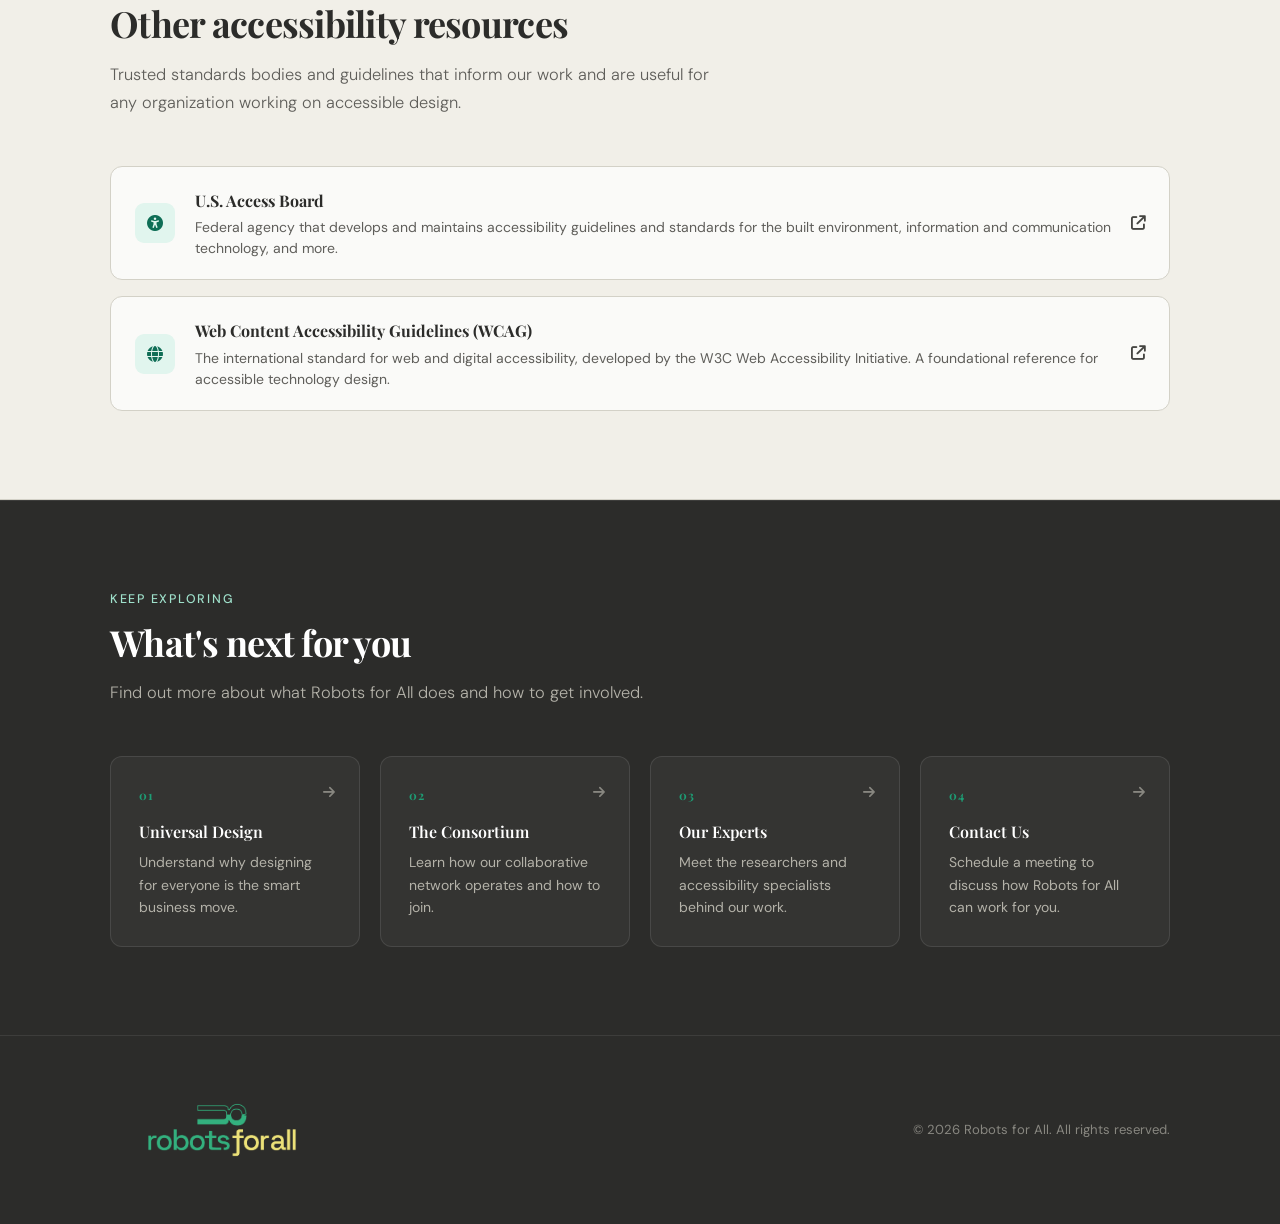
<file: resources.html>
<!DOCTYPE html>
<html lang="en">
<head>
<title>Resources — Robots for All</title>
<link rel="icon" type="image/png" href="img/logo/faviconColour.png">
<meta charset="UTF-8">
<meta name="viewport" content="width=device-width, initial-scale=1">
<link rel="preconnect" href="https://fonts.googleapis.com">
<link href="https://fonts.googleapis.com/css2?family=Playfair+Display:wght@400;600;700;800&family=DM+Sans:ital,wght@0,300;0,400;0,500;1,300&display=swap" rel="stylesheet">
<link rel="stylesheet" href="https://cdnjs.cloudflare.com/ajax/libs/font-awesome/6.5.0/css/all.min.css">
<style>
  *, *::before, *::after { box-sizing: border-box; margin: 0; padding: 0; }
 
  :root {
    --teal-50: #E1F5EE;
    --teal-100: #9FE1CB;
    --teal-400: #1D9E75;
    --teal-600: #0F6E56;
    --teal-800: #085041;
    --teal-900: #04342C;
    --gray-50: #F1EFE8;
    --gray-100: #D3D1C7;
    --gray-200: #B4B2A9;
    --gray-400: #888780;
    --gray-600: #5F5E5A;
    --gray-800: #444441;
    --gray-900: #2C2C2A;
    --white: #FAFAF8;
    --nav-height: 68px;
    --amber-50: #FAEEDA;
    --amber-100: #FAC775;
    --amber-400: #BA7517;
    --amber-600: #854F0B;
  }
 
  html { scroll-behavior: smooth; }
 
  body {
    font-family: 'DM Sans', sans-serif;
    font-weight: 400;
    color: var(--gray-800);
    background: var(--white);
    line-height: 1.7;
    overflow-x: hidden;
  }
 
  /* ── NAV ── */
    nav {
    position: fixed;
    top: 0; left: 0; right: 0;
    height: var(--nav-height);
    background: #000000;
    border-bottom: 1px solid rgba(255,255,255,0.08);
    z-index: 100;
    display: flex;
    align-items: center;
    padding: 0 2.5rem;
    gap: 2.5rem;
  }
 
  .nav-logo {
    text-decoration: none;
    margin-right: auto;
    display: flex;
    align-items: center;
  }

  .nav-logo img {
    height: 108px;
    width: auto;
    display: block;
  }
 
  .nav-links {
    display: flex;
    align-items: center;
    gap: 0.25rem;
    list-style: none;
  }
 
  .nav-links a {
    text-decoration: none;
    font-size: 0.875rem;
    font-weight: 400;
    color: rgba(255,255,255,0.75);
    padding: 0.4rem 0.75rem;
    border-radius: 6px;
    transition: color 0.2s, background 0.2s;
    white-space: nowrap;
  }
 
  .nav-links a:hover,
  .nav-links a:hover { color: #ffffff; background: rgba(255,255,255,0.1); }
  .nav-links a.active { color: #ffffff; font-weight: 600; border-bottom: 2px solid var(--teal-400); border-radius: 0; padding-bottom: 0.25rem; }

 
  .nav-cta {
    background: var(--teal-400) !important;
    color: #fff !important;
    padding: 0.45rem 1.1rem !important;
    border-radius: 6px;
    font-weight: 500 !important;
    transition: background 0.2s !important;
  }
  .nav-cta:hover { background: var(--teal-600) !important; }
 
  /* ── PAGE HERO ── */
  .page-hero {
    padding: calc(var(--nav-height) + 5rem) 2rem 5rem;
    background: var(--white);
    position: relative;
    overflow: hidden;
  }
 
  .page-hero-bg {
    position: absolute;
    top: 0; right: 0;
    width: 480px; height: 480px;
    background: var(--teal-50);
    border-radius: 50%;
    transform: translate(30%, -30%);
    opacity: 0.5;
    pointer-events: none;
  }
 
  .page-hero .container { position: relative; z-index: 1; }
 
  .eyebrow {
    display: inline-flex;
    align-items: center;
    gap: 0.5rem;
    font-size: 0.78rem;
    font-weight: 500;
    letter-spacing: 0.12em;
    text-transform: uppercase;
    color: var(--teal-600);
    background: var(--teal-50);
    border: 1px solid var(--teal-100);
    padding: 0.35rem 1rem;
    border-radius: 100px;
    margin-bottom: 1.5rem;
  }
 
  .eyebrow::before {
    content: '';
    width: 6px; height: 6px;
    border-radius: 50%;
    background: var(--teal-400);
  }
 
  h1 {
    font-family: 'Playfair Display', serif;
    font-weight: 800;
    font-size: clamp(2.4rem, 5vw, 3.75rem);
    color: var(--gray-900);
    letter-spacing: -0.02em;
    line-height: 1.08;
    margin-bottom: 1.25rem;
    max-width: 720px;
  }
 
  h1 em { font-style: normal; color: var(--teal-400); }
 
  .page-hero-sub {
    font-size: 1.1rem;
    color: var(--gray-600);
    max-width: 580px;
    font-weight: 300;
    line-height: 1.75;
  }
 
  /* ── SHARED ── */
  section { padding: 5.5rem 2rem; }
  .container { max-width: 1060px; margin: 0 auto; }
 
  .section-label {
    font-size: 0.78rem;
    letter-spacing: 0.14em;
    text-transform: uppercase;
    color: var(--teal-600);
    font-weight: 500;
    margin-bottom: 0.75rem;
  }
 
  h2 {
    font-family: 'Playfair Display', serif;
    font-weight: 700;
    font-size: clamp(1.6rem, 3vw, 2.25rem);
    color: var(--gray-900);
    letter-spacing: -0.02em;
    line-height: 1.15;
    margin-bottom: 1rem;
  }
 
  .section-intro {
    font-size: 1.025rem;
    color: var(--gray-600);
    max-width: 620px;
    line-height: 1.75;
    margin-bottom: 3rem;
    font-weight: 300;
  }
 
  /* ── RESOURCE CARDS ── */
  .resource-grid {
    display: grid;
    grid-template-columns: repeat(auto-fill, minmax(300px, 1fr));
    gap: 1.25rem;
  }
 
  .resource-card {
    background: var(--white);
    border: 1px solid var(--gray-100);
    border-radius: 12px;
    padding: 1.75rem;
    display: flex;
    flex-direction: column;
    gap: 0.75rem;
    text-decoration: none;
    color: inherit;
    transition: border-color 0.2s, transform 0.2s;
  }
 
  a.resource-card:hover {
    border-color: var(--teal-400);
    transform: translateY(-2px);
  }
 
  .resource-card-top {
    display: flex;
    align-items: flex-start;
    justify-content: space-between;
    gap: 1rem;
  }
 
  .resource-icon {
    width: 40px; height: 40px;
    background: var(--teal-50);
    border-radius: 9px;
    display: flex; align-items: center; justify-content: center;
    color: var(--teal-600);
    font-size: 1rem;
    flex-shrink: 0;
  }
 
  .resource-icon.coming {
    background: var(--gray-50);
    color: var(--gray-400);
  }
 
  .resource-illustration {
    width: 80px;
    height: 80px;
    flex-shrink: 0;
  }
 
  .resource-badge {
    font-size: 0.72rem;
    font-weight: 500;
    letter-spacing: 0.08em;
    text-transform: uppercase;
    padding: 0.25rem 0.7rem;
    border-radius: 100px;
    flex-shrink: 0;
  }
 
  .resource-badge.live {
    background: var(--teal-50);
    color: var(--teal-600);
    border: 1px solid var(--teal-100);
  }
 
  .resource-badge.soon {
    background: var(--amber-50);
    color: var(--amber-600);
    border: 1px solid var(--amber-100);
  }
 
  .resource-badge.future {
    background: var(--gray-50);
    color: var(--gray-400);
    border: 1px solid var(--gray-100);
  }
 
  .resource-card h3 {
    font-family: 'Playfair Display', serif;
    font-size: 1.05rem;
    font-weight: 700;
    color: var(--gray-900);
    line-height: 1.3;
  }
 
  .resource-card p {
    font-size: 0.875rem;
    color: var(--gray-600);
    line-height: 1.65;
    flex: 1;
  }
 
  .resource-link {
    display: inline-flex;
    align-items: center;
    gap: 0.4rem;
    font-size: 0.85rem;
    font-weight: 500;
    color: var(--teal-600);
    margin-top: 0.25rem;
  }
 
  /* ── EXTERNAL LINKS SECTION ── */
  #external {
    background: var(--gray-50);
    border-top: 1px solid var(--gray-100);
    border-bottom: 1px solid var(--gray-100);
  }
 
  .link-list {
    display: flex;
    flex-direction: column;
    gap: 1rem;
  }
 
  .link-row {
    display: flex;
    align-items: center;
    gap: 1.25rem;
    background: var(--white);
    border: 1px solid var(--gray-100);
    border-radius: 12px;
    padding: 1.25rem 1.5rem;
    text-decoration: none;
    color: inherit;
    transition: border-color 0.2s, transform 0.2s;
  }
 
  .link-row:hover {
    border-color: var(--teal-400);
    transform: translateY(-1px);
  }
 
  .link-row-icon {
    width: 40px; height: 40px;
    background: var(--teal-50);
    border-radius: 9px;
    display: flex; align-items: center; justify-content: center;
    color: var(--teal-600);
    font-size: 1rem;
    flex-shrink: 0;
  }
 
  .link-row-body { flex: 1; }
 
  .link-row-body h3 {
    font-family: 'Playfair Display', serif;
    font-size: 1rem;
    font-weight: 700;
    color: var(--gray-900);
    margin-bottom: 0.2rem;
  }
 
  .link-row-body p {
    font-size: 0.875rem;
    color: var(--gray-600);
    line-height: 1.5;
  }
 
  .link-row-arrow {
    color: var(--gray-300);
    font-size: 0.9rem;
    transition: color 0.2s;
  }
 
  .link-row:hover .link-row-arrow { color: var(--teal-400); }
 
  /* ── NEXT STEPS ── */
  #nextsteps {
    background: var(--gray-900);
    border-top: 1px solid rgba(255,255,255,0.08);
    padding: 5.5rem 2rem;
  }
 
  #nextsteps h2 { color: #fff; }
  #nextsteps .section-label { color: var(--teal-100); }
  #nextsteps .section-intro { color: var(--gray-200); }
 
  .steps-grid {
    display: grid;
    grid-template-columns: repeat(auto-fit, minmax(240px, 1fr));
    gap: 1.25rem;
  }
 
  .step-card {
    background: rgba(255,255,255,0.04);
    border: 1px solid rgba(255,255,255,0.1);
    border-radius: 12px;
    padding: 1.75rem;
    text-decoration: none;
    color: inherit;
    display: block;
    transition: background 0.2s, border-color 0.2s, transform 0.2s;
    position: relative;
  }
 
  .step-card:hover {
    background: rgba(255,255,255,0.08);
    border-color: var(--teal-400);
    transform: translateY(-2px);
  }
 
  .step-num {
    font-family: 'Playfair Display', serif;
    font-size: 0.75rem;
    font-weight: 700;
    color: var(--teal-400);
    letter-spacing: 0.1em;
    margin-bottom: 0.75rem;
  }
 
  .step-title {
    font-family: 'Playfair Display', serif;
    font-size: 1rem;
    font-weight: 600;
    color: #fff;
    margin-bottom: 0.4rem;
  }
 
  .step-desc { font-size: 0.875rem; color: var(--gray-200); line-height: 1.6; }
 
  .step-arrow {
    position: absolute;
    top: 1.5rem; right: 1.5rem;
    color: var(--gray-400);
    font-size: 0.85rem;
    transition: color 0.2s;
  }
  .step-card:hover .step-arrow { color: var(--teal-400); }
 
  /* ── FOOTER ── */
  footer {
    background: var(--gray-900);
    border-top: 1px solid rgba(255,255,255,0.08);
    padding: 2.5rem 2rem;
  }
 
  .footer-inner {
    max-width: 1060px;
    margin: 0 auto;
    display: flex;
    align-items: center;
    justify-content: space-between;
    flex-wrap: wrap;
    gap: 1rem;
  }
 
  .footer-logo img {
    height: 108px;
    width: auto;
    display: block;
  }
 
  .footer-copy { font-size: 0.82rem; color: var(--gray-400); }
 
  /* ── RESPONSIVE ── */
  @media (max-width: 768px) {
    nav { padding: 0 1.25rem; gap: 0; }
    .nav-links { display: none; }
    section, #nextsteps { padding: 4rem 1.25rem; }
    .resource-grid { grid-template-columns: 1fr; }
  }
  /* ── MOBILE MENU ── */
  .nav-hamburger {
    display: none;
    background: none;
    border: none;
    cursor: pointer;
    padding: 0.4rem;
    color: var(--gray-800);
    font-size: 1.2rem;
    margin-left: auto;
  }

  .mobile-menu {
    display: none;
    position: fixed;
    top: var(--nav-height);
    left: 0; right: 0;
    background: rgba(250, 250, 248, 0.98);
    backdrop-filter: blur(12px);
    -webkit-backdrop-filter: blur(12px);
    border-bottom: 1px solid var(--gray-100);
    z-index: 99;
    padding: 1rem 1.25rem 1.5rem;
    flex-direction: column;
    gap: 0.25rem;
  }

  .mobile-menu.open { display: flex; }

  .mobile-menu a {
    text-decoration: none;
    font-size: 1rem;
    font-weight: 400;
    color: var(--gray-600);
    padding: 0.65rem 0.75rem;
    border-radius: 8px;
    transition: color 0.2s, background 0.2s;
  }

  .mobile-menu a:hover,
  .mobile-menu a.active { color: var(--teal-400); font-weight: 600; background: var(--gray-50); }
  .mobile-menu a.active { font-weight: 500; }

  .mobile-menu .mobile-cta {
    margin-top: 0.5rem;
    background: var(--teal-400);
    color: #fff !important;
    text-align: center;
    font-weight: 500 !important;
    border-radius: 8px;
  }

  .mobile-menu .mobile-cta:hover { background: var(--teal-600); }

  @media (max-width: 768px) {
    .nav-hamburger { display: flex; align-items: center; }
  }
</style>
</head>
<body>
 
<!-- NAV -->
<nav>
  <a href="index.html" class="nav-logo">
    <img src="img/logo/PrimaryLogoColour.png" alt="Robots For All Logo">
  </a>
  <ul class="nav-links">
    <li><a href="universaldesign.html">Universal Design</a></li>
    <li><a href="consortium.html">Consortium</a></li>
    <li><a href="experts.html">Experts</a></li>
    <li><a href="events.html">Events</a></li>
    <li><a href="resources.html" class="active">Resources</a></li>
    <li><a href="contact.html" class="nav-cta">Get in Touch</a></li>
  </ul>
  <button class="nav-hamburger" id="hamburger" aria-label="Open menu"><i class="fa-solid fa-bars"></i></button>
</nav>
<!-- MOBILE MENU -->
<div class="mobile-menu" id="mobileMenu">
  <a href="universaldesign.html">Universal Design</a>
  <a href="consortium.html">Consortium</a>
  <a href="experts.html">Experts</a>
  <a href="events.html">Events</a>
  <a href="resources.html" class="active">Resources</a>
  <a href="contact.html" class="mobile-cta">Get in Touch</a>
</div>
 
<!-- PAGE HERO -->
<div class="page-hero">
  <div class="page-hero-bg"></div>
  <div class="container">
    <div class="eyebrow">Tools &amp; references</div>
    <h1>Resources for <em>accessible robotics</em></h1>
    <p class="page-hero-sub">
      Guidelines, reports, and trusted external references to help your organization design and deploy robots that work for everyone.
    </p>
  </div>
</div>
 
<!-- OUR RESOURCES -->
<section id="our-resources">
  <div class="container">
    <p class="section-label">Robots For All</p>
    <h2>Our resources</h2>
    <p class="section-intro">Materials developed by the Robots for All team and consortium — expanding as our research and guidelines grow.</p>
 
    <div class="resource-grid">
 
      <!-- Experts — Available Now -->
      <a href="experts.html" class="resource-card">
        <div class="resource-card-top">
          <svg class="resource-illustration" viewBox="0 0 80 80" fill="none" xmlns="http://www.w3.org/2000/svg" aria-label="Consulting partnership illustration">
            <circle cx="28" cy="22" r="10" fill="#E1F5EE" stroke="#9FE1CB" stroke-width="1.5"/>
            <circle cx="28" cy="22" r="6" fill="#1D9E75"/>
            <circle cx="52" cy="22" r="10" fill="#E1F5EE" stroke="#9FE1CB" stroke-width="1.5"/>
            <circle cx="52" cy="22" r="6" fill="#085041"/>
            <path d="M10 58 C10 46 20 40 28 40 C34 40 38 42 40 44 C42 42 46 40 52 40 C60 40 70 46 70 58" stroke="#1D9E75" stroke-width="2" stroke-linecap="round" fill="#E1F5EE"/>
            <path d="M34 52 L38 56 L46 48" stroke="#1D9E75" stroke-width="2.5" stroke-linecap="round" stroke-linejoin="round" fill="none"/>
          </svg>
          <span class="resource-badge live">Available Now</span>
        </div>
        <h3>Our Experts</h3>
        <p>Connect with our team to receive targeted guidance on your robot's accessibility — and a clear understanding of what it will take to make it work for everyone.</p>
        <span class="resource-link">
          Meet the team <i class="fa-solid fa-arrow-right" style="font-size:0.75em;"></i>
        </span>
      </a>
 
      <!-- Accessibility Audit — Coming Soon -->
      <div class="resource-card">
        <div class="resource-card-top">
          <svg class="resource-illustration" viewBox="0 0 80 80" fill="none" xmlns="http://www.w3.org/2000/svg" aria-label="Accessibility audit illustration">
            <rect x="14" y="10" width="36" height="44" rx="4" fill="#E1F5EE" stroke="#9FE1CB" stroke-width="1.5"/>
            <line x1="22" y1="24" x2="42" y2="24" stroke="#9FE1CB" stroke-width="1.5" stroke-linecap="round"/>
            <line x1="22" y1="32" x2="42" y2="32" stroke="#9FE1CB" stroke-width="1.5" stroke-linecap="round"/>
            <line x1="22" y1="40" x2="34" y2="40" stroke="#9FE1CB" stroke-width="1.5" stroke-linecap="round"/>
            <circle cx="55" cy="52" r="16" fill="#E1F5EE" stroke="#9FE1CB" stroke-width="1.5"/>
            <circle cx="55" cy="52" r="9" fill="none" stroke="#1D9E75" stroke-width="2"/>
            <line x1="61" y1="62" x2="68" y2="69" stroke="#085041" stroke-width="3" stroke-linecap="round"/>
            <line x1="51" y1="52" x2="55" y2="56" stroke="#1D9E75" stroke-width="2" stroke-linecap="round"/>
            <line x1="55" y1="56" x2="60" y2="48" stroke="#1D9E75" stroke-width="2" stroke-linecap="round"/>
          </svg>
          <span class="resource-badge soon">Coming Soon</span>
        </div>
        <h3>Accessibility Audit</h3>
        <p>One of our experts will conduct a structured review of your robot against our accessibility guidelines, delivering concrete, prioritized recommendations to guide your next steps.</p>
      </div>
 
      <!-- Accessibility Guidelines — Coming Soon -->
      <div class="resource-card">
        <div class="resource-card-top">
          <svg class="resource-illustration" viewBox="0 0 80 80" fill="none" xmlns="http://www.w3.org/2000/svg" aria-label="Accessibility guidelines illustration">
            <rect x="14" y="8" width="38" height="50" rx="4" fill="#E1F5EE" stroke="#9FE1CB" stroke-width="1.5"/>
            <rect x="14" y="8" width="38" height="50" rx="4" fill="#E1F5EE"/>
            <line x1="22" y1="22" x2="44" y2="22" stroke="#1D9E75" stroke-width="2" stroke-linecap="round"/>
            <line x1="22" y1="30" x2="44" y2="30" stroke="#9FE1CB" stroke-width="1.5" stroke-linecap="round"/>
            <line x1="22" y1="38" x2="36" y2="38" stroke="#9FE1CB" stroke-width="1.5" stroke-linecap="round"/>
            <circle cx="54" cy="54" r="14" fill="#1D9E75"/>
            <polyline points="47,54 52,59 62,49" stroke="white" stroke-width="2.5" stroke-linecap="round" stroke-linejoin="round" fill="none"/>
          </svg>
          <span class="resource-badge soon">Coming Soon</span>
        </div>
        <h3>Robot Accessibility Guidelines</h3>
        <p>Our flagship resource — a practical, research-backed set of guidelines for designing and deploying robots that are accessible to people of all abilities. Currently in development.</p>
      </div>
 
      <!-- High-Level Reports — Future -->
      <div class="resource-card">
        <div class="resource-card-top">
          <svg class="resource-illustration" viewBox="0 0 80 80" fill="none" xmlns="http://www.w3.org/2000/svg" aria-label="Research reports illustration">
            <rect x="10" y="46" width="12" height="22" rx="2" fill="#9FE1CB"/>
            <rect x="26" y="34" width="12" height="34" rx="2" fill="#1D9E75"/>
            <rect x="42" y="24" width="12" height="44" rx="2" fill="#085041"/>
            <rect x="58" y="38" width="12" height="30" rx="2" fill="#9FE1CB"/>
            <line x1="8" y1="70" x2="72" y2="70" stroke="#B4B2A9" stroke-width="1.5" stroke-linecap="round"/>
            <polyline points="16,44 32,30 48,20 64,34" stroke="#1D9E75" stroke-width="2" stroke-linecap="round" stroke-linejoin="round" fill="none"/>
            <circle cx="16" cy="44" r="3" fill="#1D9E75"/>
            <circle cx="32" cy="30" r="3" fill="#1D9E75"/>
            <circle cx="48" cy="20" r="3" fill="#1D9E75"/>
            <circle cx="64" cy="34" r="3" fill="#1D9E75"/>
          </svg>
          <span class="resource-badge future">Future</span>
        </div>
        <h3>Research Reports</h3>
        <p>Summaries of findings from consortium-funded research and Focused Accessibility Projects, made available to the wider community. Coming in a future phase.</p>
      </div>
 
    </div>
  </div>
</section>
 
<!-- EXTERNAL LINKS -->
<section id="external">
  <div class="container">
    <p class="section-label">External references</p>
    <h2>Other accessibility resources</h2>
    <p class="section-intro">Trusted standards bodies and guidelines that inform our work and are useful for any organization working on accessible design.</p>
 
    <div class="link-list">
 
      <a href="https://www.access-board.gov/" target="_blank" class="link-row">
        <div class="link-row-icon"><i class="fa-solid fa-universal-access"></i></div>
        <div class="link-row-body">
          <h3>U.S. Access Board</h3>
          <p>Federal agency that develops and maintains accessibility guidelines and standards for the built environment, information and communication technology, and more.</p>
        </div>
        <i class="fa-solid fa-arrow-up-right-from-square link-row-arrow"></i>
      </a>
 
      <a href="https://www.w3.org/WAI/standards-guidelines/wcag/" target="_blank" class="link-row">
        <div class="link-row-icon"><i class="fa-solid fa-globe"></i></div>
        <div class="link-row-body">
          <h3>Web Content Accessibility Guidelines (WCAG)</h3>
          <p>The international standard for web and digital accessibility, developed by the W3C Web Accessibility Initiative. A foundational reference for accessible technology design.</p>
        </div>
        <i class="fa-solid fa-arrow-up-right-from-square link-row-arrow"></i>
      </a>
 
    </div>
  </div>
</section>
 
<!-- NEXT STEPS -->
<section id="nextsteps">
  <div class="container">
    <p class="section-label">Keep exploring</p>
    <h2>What's next for you</h2>
    <p class="section-intro">Find out more about what Robots for All does and how to get involved.</p>
 
    <div class="steps-grid">
      <a href="universaldesign.html" class="step-card">
        <div class="step-num">01</div>
        <div class="step-title">Universal Design</div>
        <div class="step-desc">Understand why designing for everyone is the smart business move.</div>
        <span class="step-arrow"><i class="fa-solid fa-arrow-right"></i></span>
      </a>
      <a href="consortium.html" class="step-card">
        <div class="step-num">02</div>
        <div class="step-title">The Consortium</div>
        <div class="step-desc">Learn how our collaborative network operates and how to join.</div>
        <span class="step-arrow"><i class="fa-solid fa-arrow-right"></i></span>
      </a>
      <a href="experts.html" class="step-card">
        <div class="step-num">03</div>
        <div class="step-title">Our Experts</div>
        <div class="step-desc">Meet the researchers and accessibility specialists behind our work.</div>
        <span class="step-arrow"><i class="fa-solid fa-arrow-right"></i></span>
      </a>
      <a href="contact.html" class="step-card">
        <div class="step-num">04</div>
        <div class="step-title">Contact Us</div>
        <div class="step-desc">Schedule a meeting to discuss how Robots for All can work for you.</div>
        <span class="step-arrow"><i class="fa-solid fa-arrow-right"></i></span>
      </a>
    </div>
  </div>
</section>
 
<!-- FOOTER -->
<footer>
  <div class="footer-inner">
    <div class="footer-logo"><img src="img/logo/PrimaryLogoColour.png" alt="Robots For All Logo"></div>
    <div class="footer-copy">© 2026 Robots for All. All rights reserved.</div>
  </div>
</footer>
 
<script>
function toggleFunction() {
  var x = document.getElementById("navDemo");
  if (x) {
    if (x.className.indexOf("w3-show") === -1) x.className += " w3-show";
    else x.className = x.className.replace(" w3-show", "");
  }
}
</script>
<script>
const hamburger = document.getElementById('hamburger');
const mobileMenu = document.getElementById('mobileMenu');
hamburger.addEventListener('click', () => {
  const isOpen = mobileMenu.classList.toggle('open');
  hamburger.innerHTML = isOpen
    ? '<i class="fa-solid fa-xmark"></i>'
    : '<i class="fa-solid fa-bars"></i>';
});
mobileMenu.querySelectorAll('a').forEach(link => {
  link.addEventListener('click', () => {
    mobileMenu.classList.remove('open');
    hamburger.innerHTML = '<i class="fa-solid fa-bars"></i>';
  });
});
</script>
</body>
</html>
</file>
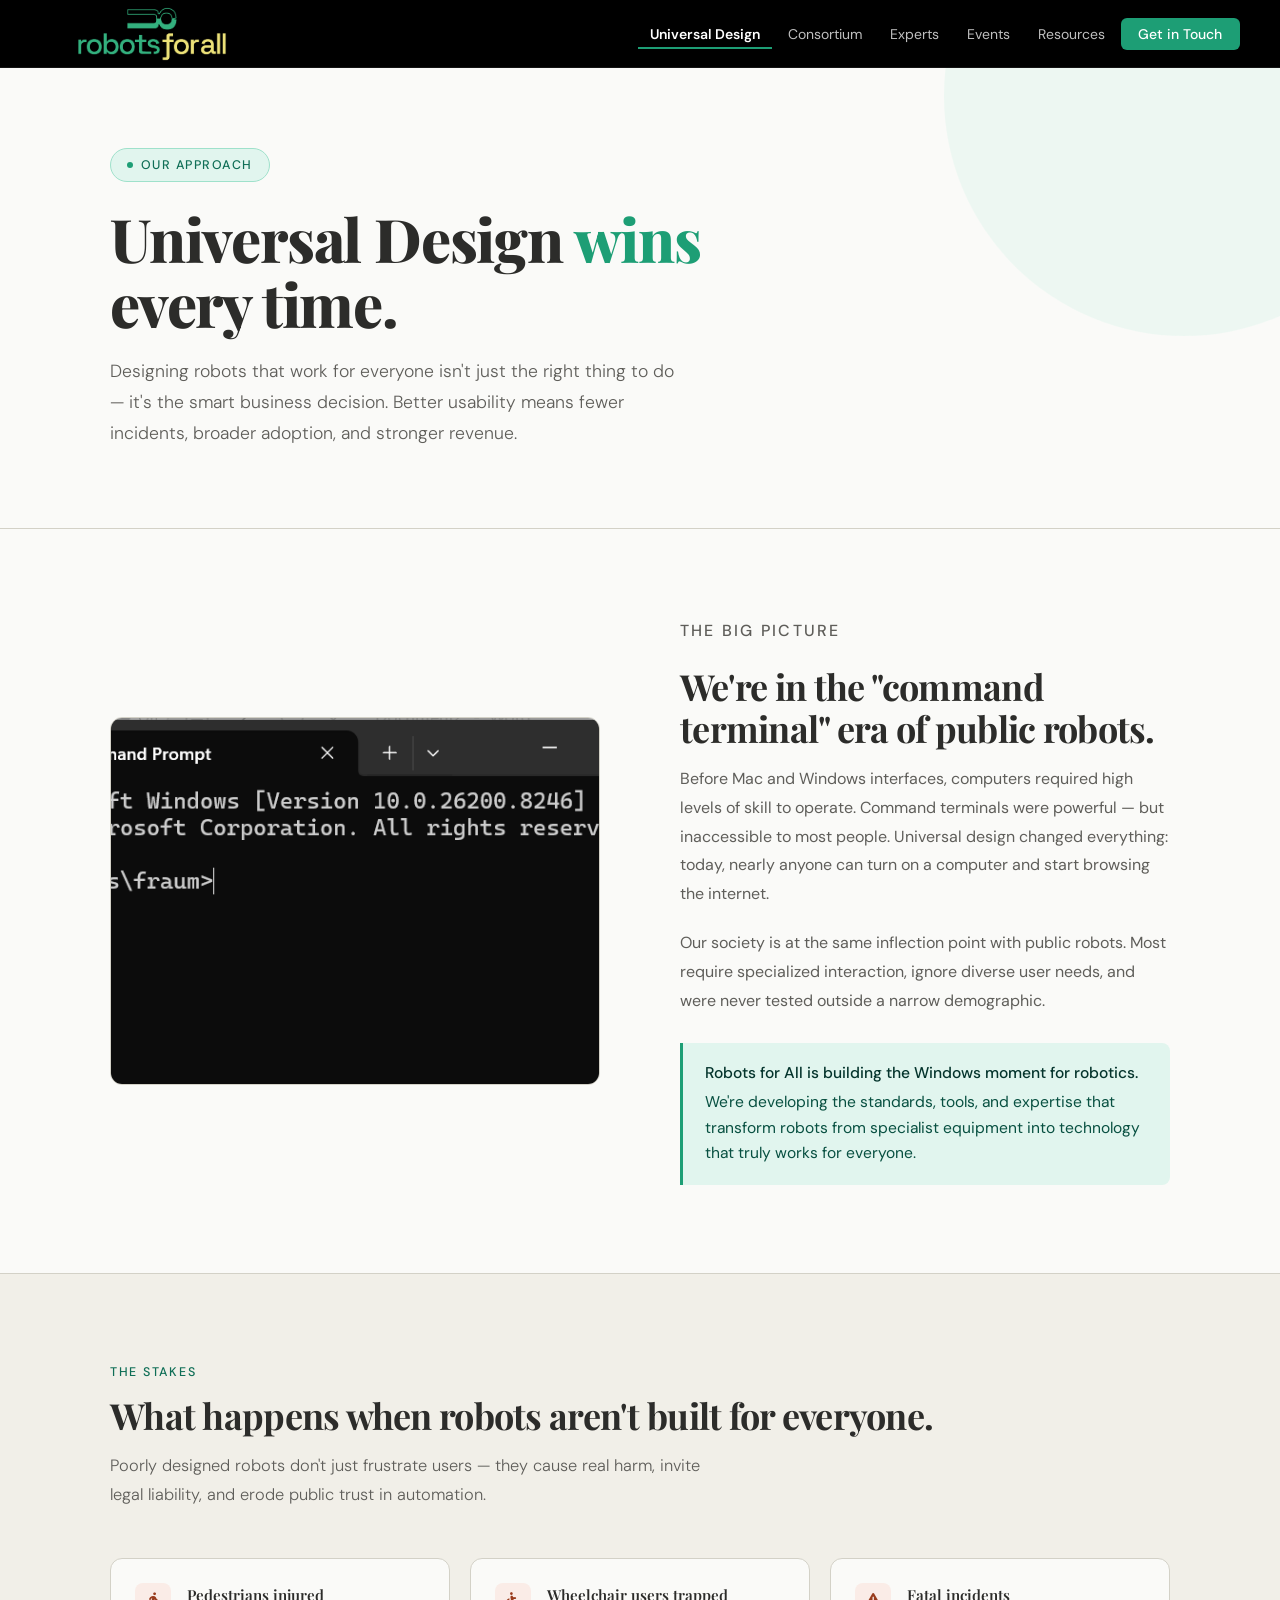
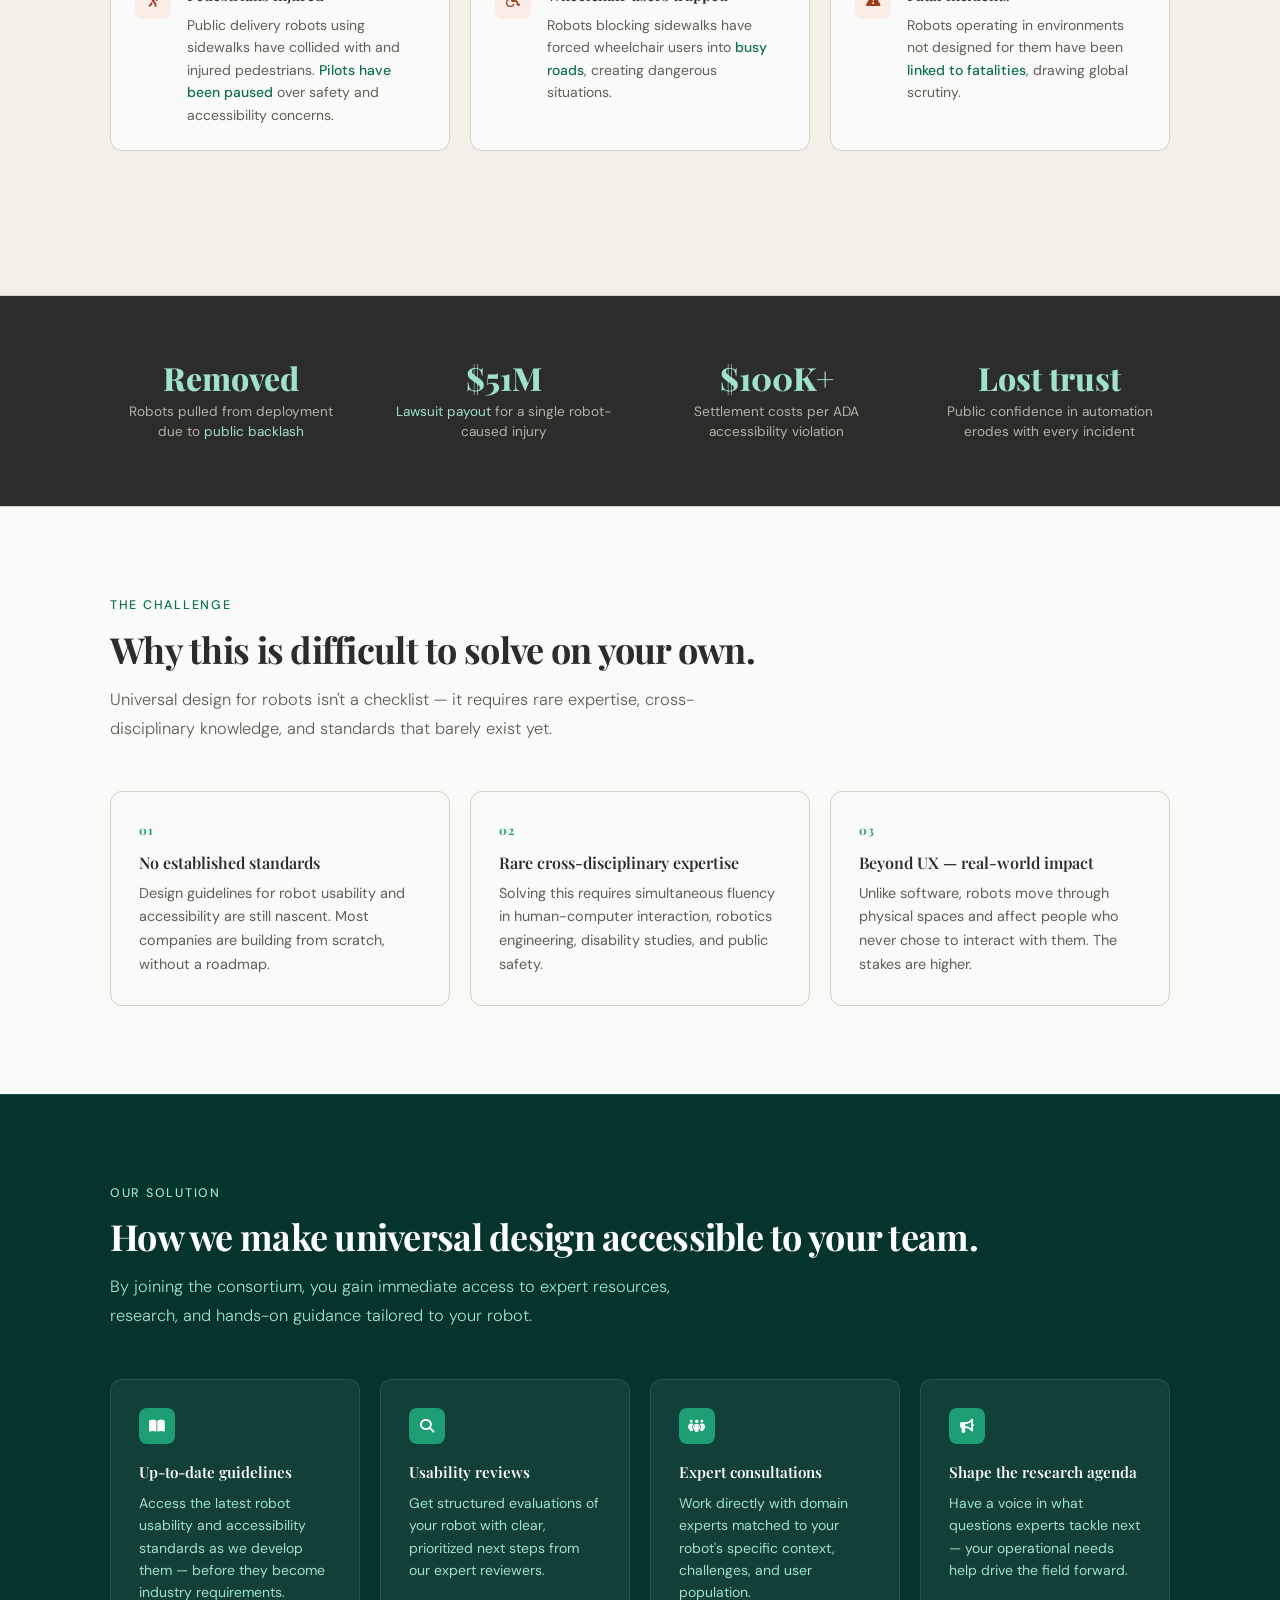
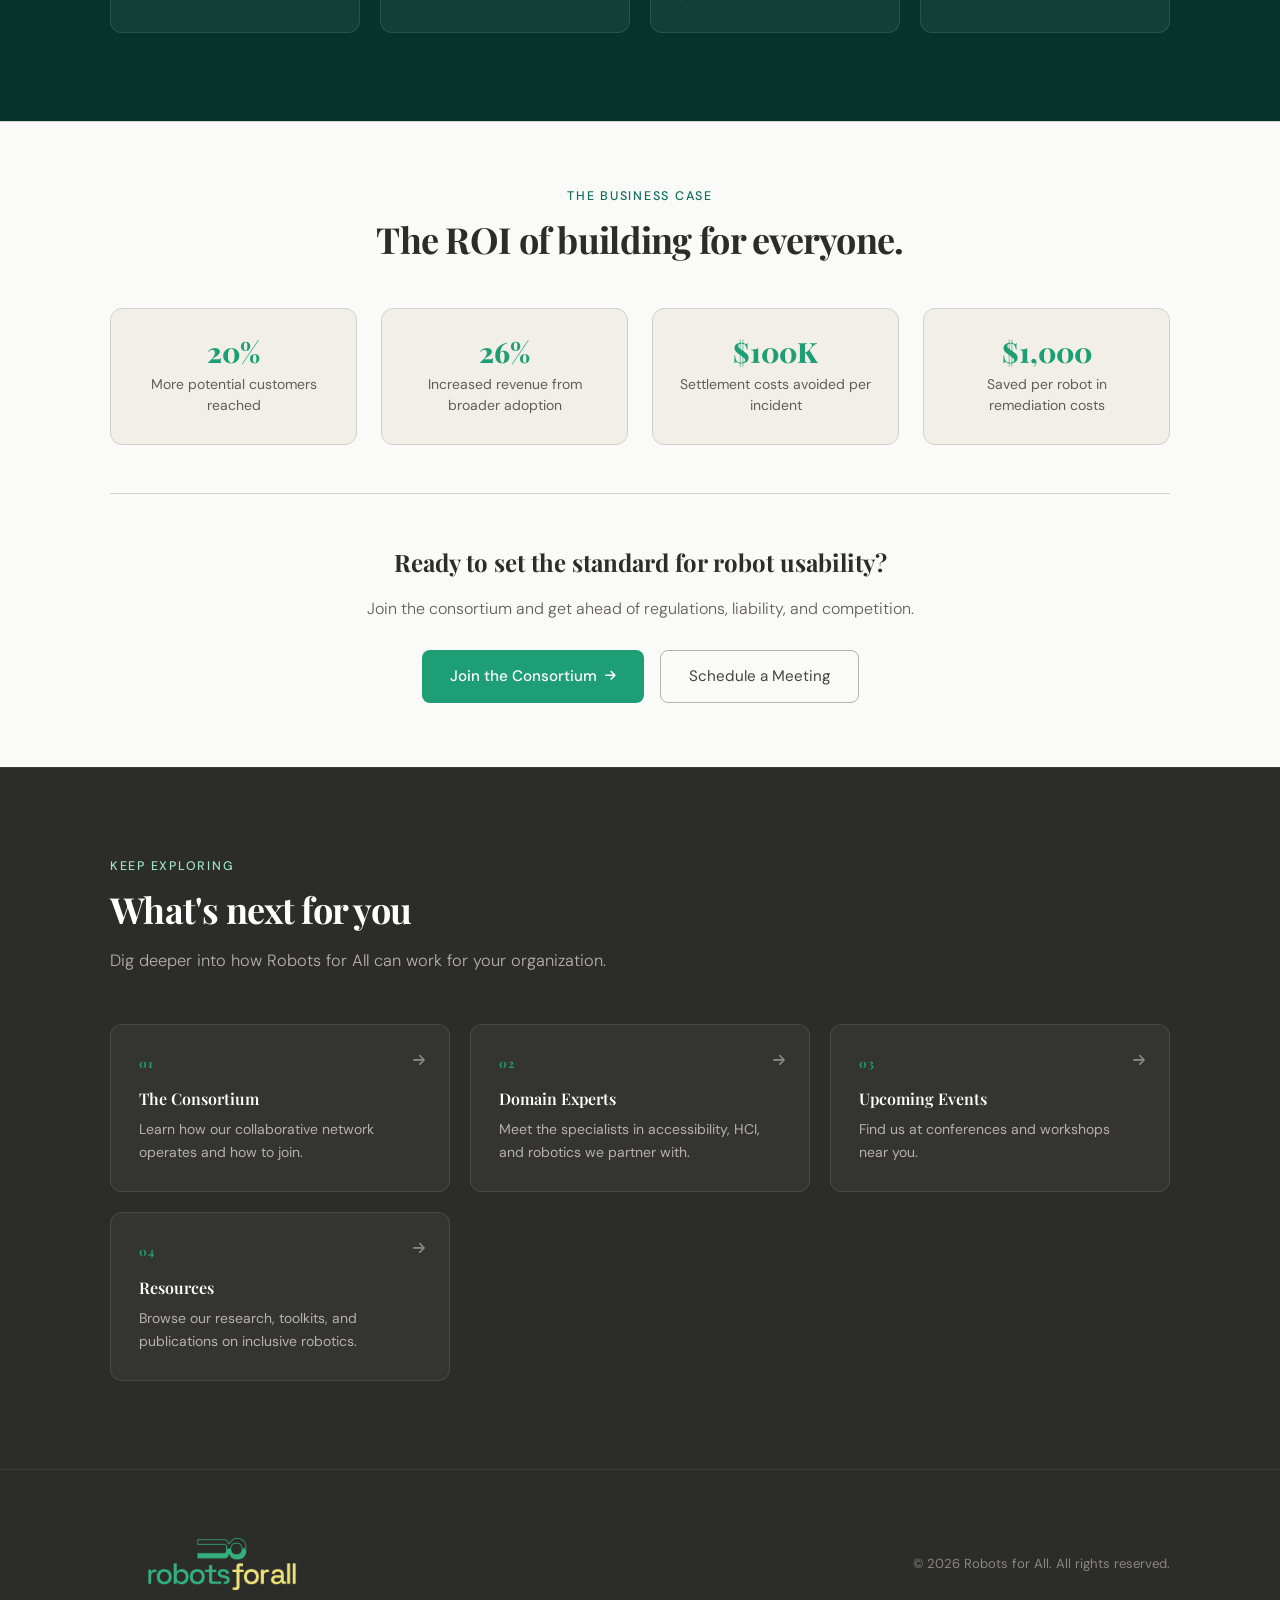
<file: universaldesign.html>
<!DOCTYPE html>
<html lang="en">
<head>
<title>Universal Design — Robots for All</title>
<link rel="icon" type="image/png" href="img/logo/faviconColour.png">
<meta charset="UTF-8">
<meta name="viewport" content="width=device-width, initial-scale=1">
<link rel="preconnect" href="https://fonts.googleapis.com">
<link href="https://fonts.googleapis.com/css2?family=Playfair+Display:wght@400;600;700;800&family=DM+Sans:ital,wght@0,300;0,400;0,500;1,300&display=swap" rel="stylesheet">
<link rel="stylesheet" href="https://cdnjs.cloudflare.com/ajax/libs/font-awesome/6.5.0/css/all.min.css">
<style>
  *, *::before, *::after { box-sizing: border-box; margin: 0; padding: 0; }
 
  :root {
    --teal-50: #E1F5EE;
    --teal-100: #9FE1CB;
    --teal-400: #1D9E75;
    --teal-600: #0F6E56;
    --teal-800: #085041;
    --teal-900: #04342C;
    --gray-50: #F1EFE8;
    --gray-100: #D3D1C7;
    --gray-200: #B4B2A9;
    --gray-400: #888780;
    --gray-600: #5F5E5A;
    --gray-800: #444441;
    --gray-900: #2C2C2A;
    --white: #FAFAF8;
    --nav-height: 68px;
    --coral-50: #FAECE7;
    --coral-100: #F5C4B3;
    --coral-400: #D85A30;
    --coral-600: #993C1D;
  }
 
  html { scroll-behavior: smooth; }
 
  body {
    font-family: 'DM Sans', sans-serif;
    font-weight: 400;
    color: var(--gray-800);
    background: var(--white);
    line-height: 1.7;
    overflow-x: hidden;
  }
 
  h1, h2, h3, h4, h5, h6,
  .nav-logo, .footer-logo,
  .step-num, .step-title, .hard-card-num,
  .stat-number, .result-number, .section-label {
  }
 
  /* ── NAV ── */
    nav {
    position: fixed;
    top: 0; left: 0; right: 0;
    height: var(--nav-height);
    background: #000000;
    border-bottom: 1px solid rgba(255,255,255,0.08);
    z-index: 100;
    display: flex;
    align-items: center;
    padding: 0 2.5rem;
    gap: 2.5rem;
  }
 
  .nav-logo {
    text-decoration: none;
    margin-right: auto;
    display: flex;
    align-items: center;
  }

  .nav-logo img {
    height: 108px;
    width: auto;
    display: block;
  }
 
  .nav-links {
    display: flex;
    align-items: center;
    gap: 0.25rem;
    list-style: none;
  }
 
  .nav-links a {
    text-decoration: none;
    font-size: 0.875rem;
    font-weight: 400;
    color: rgba(255,255,255,0.75);
    padding: 0.4rem 0.75rem;
    border-radius: 6px;
    transition: color 0.2s, background 0.2s;
    white-space: nowrap;
  }
 
  .nav-links a:hover,
  .nav-links a:hover { color: #ffffff; background: rgba(255,255,255,0.1); }
  .nav-links a.active { color: #ffffff; font-weight: 600; border-bottom: 2px solid var(--teal-400); border-radius: 0; padding-bottom: 0.25rem; }
 
  .nav-cta {
    background: var(--teal-400) !important;
    color: #fff !important;
    padding: 0.45rem 1.1rem !important;
    border-radius: 6px;
    font-weight: 500 !important;
    transition: background 0.2s !important;
  }
  .nav-cta:hover { background: var(--teal-600) !important; }
 
  /* ── PAGE HERO ── */
  .page-hero {
    padding: calc(var(--nav-height) + 5rem) 2rem 5rem;
    background: var(--white);
    position: relative;
    overflow: hidden;
  }
 
  .page-hero-bg {
    position: absolute;
    top: 0; right: 0;
    width: 480px; height: 480px;
    background: var(--teal-50);
    border-radius: 50%;
    transform: translate(30%, -30%);
    opacity: 0.5;
    pointer-events: none;
  }
 
  .page-hero .container { position: relative; z-index: 1; }
 
  .page-hero .eyebrow {
    display: inline-flex;
    align-items: center;
    gap: 0.5rem;
    font-size: 0.78rem;
    font-weight: 500;
    letter-spacing: 0.12em;
    text-transform: uppercase;
    color: var(--teal-600);
    background: var(--teal-50);
    border: 1px solid var(--teal-100);
    padding: 0.35rem 1rem;
    border-radius: 100px;
    margin-bottom: 1.5rem;
  }
 
  .page-hero .eyebrow::before {
    content: '';
    width: 6px; height: 6px;
    border-radius: 50%;
    background: var(--teal-400);
  }
 
  h1 {
    font-family: 'Playfair Display', sans-serif;
    font-weight: 800;
    font-size: clamp(2.4rem, 5vw, 3.75rem);
    color: var(--gray-900);
    letter-spacing: -0.02em;
    line-height: 1.08;
    margin-bottom: 1.25rem;
    max-width: 720px;
  }
 
  h1 em { font-style: normal; color: var(--teal-400); }
 
  .page-hero-sub {
    font-size: 1.1rem;
    color: var(--gray-600);
    max-width: 580px;
    font-weight: 300;
    line-height: 1.75;
  }
 
  /* ── SHARED ── */
  section { padding: 5.5rem 2rem; }
  .container { max-width: 1060px; margin: 0 auto; }
 
  .section-label {
    font-size: 0.78rem;
    letter-spacing: 0.14em;
    text-transform: uppercase;
    color: var(--teal-600);
    font-weight: 500;
    margin-bottom: 0.75rem;
  }
 
  h2 {
    font-family: 'Playfair Display', sans-serif;
    font-weight: 700;
    font-size: clamp(1.6rem, 3vw, 2.25rem);
    color: var(--gray-900);
    letter-spacing: -0.02em;
    line-height: 1.15;
    margin-bottom: 1rem;
  }
 
  .section-intro {
    font-size: 1.025rem;
    color: var(--gray-600);
    max-width: 600px;
    line-height: 1.75;
    margin-bottom: 3rem;
    font-weight: 300;
  }
 
  /* ── WHY UD ── */
  #why {
    border-top: 1px solid var(--gray-100);
  }
 
  .why-grid {
    display: grid;
    grid-template-columns: 1fr 1fr;
    gap: 5rem;
    align-items: center;
  }
 
  .why-img {
    width: 100%;
    border-radius: 12px;
    display: block;
    object-fit: cover;
    aspect-ratio: 4/3;
    background: var(--gray-50);
    border: 1px solid var(--gray-100);
  }
 
  .why-text p {
    font-size: 1rem;
    color: var(--gray-600);
    line-height: 1.8;
    margin-bottom: 1.25rem;
  }
 
  .callout-box {
    background: var(--teal-50);
    border-left: 3px solid var(--teal-400);
    border-radius: 0 8px 8px 0;
    padding: 1.1rem 1.4rem;
    margin-top: 1.75rem;
    font-size: 0.975rem;
    color: var(--teal-800);
    line-height: 1.65;
    font-weight: 400;
  }
 
  .callout-box strong {
    font-weight: 500;
    display: block;
    margin-bottom: 0.2rem;
    color: var(--teal-900);
  }
 
  /* ── CONSEQUENCES ── */
  #consequences {
    background: var(--gray-50);
    border-top: 1px solid var(--gray-100);
    border-bottom: 1px solid var(--gray-100);
  }
 
  .consequence-list {
    display: grid;
    grid-template-columns: repeat(auto-fit, minmax(280px, 1fr));
    gap: 1.25rem;
    margin-bottom: 3.5rem;
  }
 
  .consequence-card {
    background: var(--white);
    border: 1px solid var(--gray-100);
    border-radius: 12px;
    padding: 1.5rem;
    display: flex;
    gap: 1rem;
    align-items: flex-start;
  }
 
  .consequence-icon {
    flex-shrink: 0;
    width: 36px; height: 36px;
    background: var(--coral-50);
    border-radius: 8px;
    display: flex; align-items: center; justify-content: center;
    color: var(--coral-600);
    font-size: 0.9rem;
  }
 
  .consequence-card h3 {
    font-family: 'Playfair Display', sans-serif;
    font-size: 0.95rem;
    font-weight: 600;
    color: var(--gray-900);
    margin-bottom: 0.35rem;
  }
 
  .consequence-card p {
    font-size: 0.875rem;
    color: var(--gray-600);
    line-height: 1.6;
  }
 
  .consequence-card a {
    color: var(--teal-600);
    text-decoration: none;
    font-weight: 500;
  }
  .consequence-card a:hover { text-decoration: underline; }
 
  /* ── STATS STRIP ── */
  .stats-strip {
    background: var(--gray-900);
    padding: 3.5rem 2rem;
  }
 
  .stats-grid {
    max-width: 1060px;
    margin: 0 auto;
    display: grid;
    grid-template-columns: repeat(4, 1fr);
    gap: 2rem;
    text-align: center;
  }
 
  .stat-item { padding: 0.5rem; }
 
  .stat-number {
    font-family: 'Playfair Display', sans-serif;
    font-weight: 800;
    font-size: clamp(1.5rem, 2.5vw, 2rem);
    color: var(--teal-100);
    line-height: 1.1;
    margin-bottom: 0.4rem;
  }
 
  .stat-label {
    font-size: 0.85rem;
    color: var(--gray-200);
    line-height: 1.5;
  }
 
  .stat-label a {
    color: var(--teal-100);
    text-decoration: none;
  }
  .stat-label a:hover { text-decoration: underline; }
 
  /* ── WHY HARD ── */
  #hard {
    border-top: 1px solid var(--gray-100);
  }
 
  .hard-cards {
    display: grid;
    grid-template-columns: repeat(auto-fit, minmax(260px, 1fr));
    gap: 1.25rem;
  }
 
  .hard-card {
    border: 1px solid var(--gray-100);
    border-radius: 12px;
    padding: 1.75rem;
    background: var(--white);
  }
 
  .hard-card-num {
    font-family: 'Playfair Display', sans-serif;
    font-size: 0.75rem;
    font-weight: 700;
    color: var(--teal-400);
    letter-spacing: 0.1em;
    margin-bottom: 0.75rem;
  }
 
  .hard-card h3 {
    font-family: 'Playfair Display', sans-serif;
    font-size: 1rem;
    font-weight: 600;
    color: var(--gray-900);
    margin-bottom: 0.5rem;
    line-height: 1.3;
  }
 
  .hard-card p {
    font-size: 0.9rem;
    color: var(--gray-600);
    line-height: 1.65;
  }
 
  /* ── SOLUTION ── */
  #solution {
    background: var(--teal-900);
    border-top: 1px solid var(--teal-800);
  }
 
  #solution .section-label { color: var(--teal-100); }
  #solution h2 { color: #fff; }
  #solution .section-intro { color: var(--teal-100); }
 
  .solution-grid {
    display: grid;
    grid-template-columns: repeat(auto-fit, minmax(220px, 1fr));
    gap: 1.25rem;
  }
 
  .solution-card {
    background: rgba(255,255,255,0.06);
    border: 1px solid rgba(255,255,255,0.1);
    border-radius: 12px;
    padding: 1.75rem;
    transition: background 0.2s;
  }
 
  .solution-card:hover { background: rgba(255,255,255,0.1); }
 
  .solution-icon {
    width: 36px; height: 36px;
    background: var(--teal-400);
    border-radius: 8px;
    display: flex; align-items: center; justify-content: center;
    color: #fff;
    font-size: 0.875rem;
    margin-bottom: 1rem;
  }
 
  .solution-card h3 {
    font-family: 'Playfair Display', sans-serif;
    font-size: 0.95rem;
    font-weight: 600;
    color: #fff;
    margin-bottom: 0.4rem;
  }
 
  .solution-card p {
    font-size: 0.875rem;
    color: var(--teal-100);
    line-height: 1.6;
  }
 
  /* ── RESULTS STRIP ── */
  .results-strip {
    background: var(--white);
    border-top: 1px solid var(--gray-100);
    padding: 4rem 2rem;
  }
 
  .results-inner {
    max-width: 1060px;
    margin: 0 auto;
  }
 
  .results-header {
    text-align: center;
    margin-bottom: 3rem;
  }
 
  .results-grid {
    display: grid;
    grid-template-columns: repeat(4, 1fr);
    gap: 1.5rem;
  }
 
  .result-card {
    background: var(--gray-50);
    border-radius: 12px;
    padding: 1.75rem 1.5rem;
    text-align: center;
    border: 1px solid var(--gray-100);
  }
 
  .result-number {
    font-family: 'Playfair Display', sans-serif;
    font-size: 1.75rem;
    font-weight: 800;
    color: var(--teal-400);
    margin-bottom: 0.35rem;
    line-height: 1.1;
  }
 
  .result-label {
    font-size: 0.875rem;
    color: var(--gray-600);
    line-height: 1.5;
  }
 
  .results-cta {
    text-align: center;
    margin-top: 3rem;
    padding-top: 3rem;
    border-top: 1px solid var(--gray-100);
  }
 
  .results-cta h3 {
    font-family: 'Playfair Display', sans-serif;
    font-size: 1.5rem;
    font-weight: 700;
    color: var(--gray-900);
    margin-bottom: 0.75rem;
  }
 
  .results-cta p {
    color: var(--gray-600);
    font-size: 1rem;
    margin-bottom: 1.75rem;
    font-weight: 300;
  }
 
  /* ── NEXT STEPS ── */
  #nextsteps {
    background: var(--gray-900);
    border-top: 1px solid rgba(255,255,255,0.08);
  }
 
  #nextsteps h2 { color: #fff; }
  #nextsteps .section-label { color: var(--teal-100); }
  #nextsteps .section-intro { color: var(--gray-200); }
 
  .steps-grid {
    display: grid;
    grid-template-columns: repeat(auto-fit, minmax(260px, 1fr));
    gap: 1.25rem;
  }
 
  .step-card {
    background: rgba(255,255,255,0.04);
    border: 1px solid rgba(255,255,255,0.1);
    border-radius: 12px;
    padding: 1.75rem;
    text-decoration: none;
    color: inherit;
    display: block;
    transition: background 0.2s, border-color 0.2s, transform 0.2s;
    position: relative;
  }
 
  .step-card:hover {
    background: rgba(255,255,255,0.08);
    border-color: var(--teal-400);
    transform: translateY(-2px);
  }
 
  .step-num {
    font-family: 'Playfair Display', sans-serif;
    font-size: 0.75rem;
    font-weight: 700;
    color: var(--teal-400);
    letter-spacing: 0.1em;
    margin-bottom: 0.75rem;
  }
 
  .step-title {
    font-family: 'Playfair Display', sans-serif;
    font-size: 1rem;
    font-weight: 600;
    color: #fff;
    margin-bottom: 0.4rem;
  }
 
  .step-desc { font-size: 0.875rem; color: var(--gray-200); line-height: 1.6; }
 
  .step-arrow {
    position: absolute;
    top: 1.5rem; right: 1.5rem;
    color: var(--gray-400);
    font-size: 0.85rem;
    transition: color 0.2s;
  }
  .step-card:hover .step-arrow { color: var(--teal-400); }
 
  /* ── BUTTONS ── */
  .btn-primary {
    background: var(--teal-400);
    color: #fff;
    padding: 0.8rem 1.75rem;
    border-radius: 8px;
    text-decoration: none;
    font-weight: 500;
    font-size: 0.95rem;
    transition: background 0.2s, transform 0.15s;
    display: inline-flex;
    align-items: center;
    gap: 0.5rem;
  }
  .btn-primary:hover { background: var(--teal-600); transform: translateY(-1px); }
 
  .btn-secondary {
    background: transparent;
    color: var(--gray-800);
    padding: 0.8rem 1.75rem;
    border-radius: 8px;
    text-decoration: none;
    font-weight: 400;
    font-size: 0.95rem;
    border: 1.5px solid var(--gray-200);
    transition: border-color 0.2s, background 0.2s;
    display: inline-flex;
    align-items: center;
    gap: 0.5rem;
  }
  .btn-secondary:hover { border-color: var(--gray-400); background: var(--gray-50); }
 
  /* ── FOOTER ── */
  footer {
    background: var(--gray-900);
    border-top: 1px solid rgba(255,255,255,0.08);
    padding: 2.5rem 2rem;
  }
 
  .footer-inner {
    max-width: 1060px;
    margin: 0 auto;
    display: flex;
    align-items: center;
    justify-content: space-between;
    flex-wrap: wrap;
    gap: 1rem;
  }
 
  .footer-logo img {
    height: 108px;
    width: auto;
    display: block;
  }
 
  .footer-copy { font-size: 0.82rem; color: var(--gray-400); }
 
  /* ── RESPONSIVE ── */
  @media (max-width: 768px) {
    nav { padding: 0 1.25rem; gap: 0; }
    .nav-links { display: none; }
    .why-grid { grid-template-columns: 1fr; gap: 2.5rem; }
    .stats-grid { grid-template-columns: repeat(2, 1fr); }
    .results-grid { grid-template-columns: repeat(2, 1fr); }
    section { padding: 4rem 1.25rem; }
    .stats-strip, .results-strip { padding: 3rem 1.25rem; }
  }
  /* ── MOBILE MENU ── */
  .nav-hamburger {
    display: none;
    background: none;
    border: none;
    cursor: pointer;
    padding: 0.4rem;
    color: var(--gray-800);
    font-size: 1.2rem;
    margin-left: auto;
  }

  .mobile-menu {
    display: none;
    position: fixed;
    top: var(--nav-height);
    left: 0; right: 0;
    background: rgba(250, 250, 248, 0.98);
    backdrop-filter: blur(12px);
    -webkit-backdrop-filter: blur(12px);
    border-bottom: 1px solid var(--gray-100);
    z-index: 99;
    padding: 1rem 1.25rem 1.5rem;
    flex-direction: column;
    gap: 0.25rem;
  }

  .mobile-menu.open { display: flex; }

  .mobile-menu a {
    text-decoration: none;
    font-size: 1rem;
    font-weight: 400;
    color: var(--gray-600);
    padding: 0.65rem 0.75rem;
    border-radius: 8px;
    transition: color 0.2s, background 0.2s;
  }

  .mobile-menu a:hover,
  .mobile-menu a.active { color: var(--teal-400); font-weight: 600; background: var(--gray-50); }
  .mobile-menu a.active { font-weight: 500; }

  .mobile-menu .mobile-cta {
    margin-top: 0.5rem;
    background: var(--teal-400);
    color: #fff !important;
    text-align: center;
    font-weight: 500 !important;
    border-radius: 8px;
  }

  .mobile-menu .mobile-cta:hover { background: var(--teal-600); }

  @media (max-width: 768px) {
    .nav-hamburger { display: flex; align-items: center; }
  }
</style>
</head>
<body>
 
<!-- NAV -->
<nav>
  <a href="index.html" class="nav-logo">
    <img src="img/logo/PrimaryLogoColour.png" alt="Robots For All Logo">
  </a>
  <ul class="nav-links">
    <li><a href="universaldesign.html" class="active">Universal Design</a></li>
    <li><a href="consortium.html">Consortium</a></li>
    <li><a href="experts.html">Experts</a></li>
    <li><a href="events.html">Events</a></li>
    <li><a href="resources.html">Resources</a></li>
    <li><a href="contact.html" class="nav-cta">Get in Touch</a></li>
  </ul>
  <button class="nav-hamburger" id="hamburger" aria-label="Open menu"><i class="fa-solid fa-bars"></i></button>
</nav>
<!-- MOBILE MENU -->
<div class="mobile-menu" id="mobileMenu">
  <a href="universaldesign.html" class="active">Universal Design</a>
  <a href="consortium.html">Consortium</a>
  <a href="experts.html">Experts</a>
  <a href="events.html">Events</a>
  <a href="resources.html">Resources</a>
  <a href="contact.html" class="mobile-cta">Get in Touch</a>
</div>
 
<!-- PAGE HERO -->
<div class="page-hero">
  <div class="page-hero-bg"></div>
  <div class="container">
    <div class="eyebrow">Our Approach</div>
    <h1>Universal Design <em>wins</em> every time.</h1>
    <p class="page-hero-sub">
      Designing robots that work for everyone isn't just the right thing to do — it's the smart business decision. Better usability means fewer incidents, broader adoption, and stronger revenue.
    </p>
  </div>
</div>
 
<!-- WHY UNIVERSAL DESIGN -->
<section id="why">
  <div class="container">
    <div class="why-grid">
      <div>
        <img src="img/commandterminal.png" class="why-img" alt="A command terminal prompt — black screen with white text">
      </div>
      <div class="why-text">
        <p class="section-label">The Big Picture</p>
        <h2>We're in the "command terminal" era of public robots.</h2>
        <p>
          Before Mac and Windows interfaces, computers required high levels of skill to operate. Command terminals were powerful — but inaccessible to most people. Universal design changed everything: today, nearly anyone can turn on a computer and start browsing the internet.
        </p>
        <p>
          Our society is at the same inflection point with public robots. Most require specialized interaction, ignore diverse user needs, and were never tested outside a narrow demographic.
        </p>
        <div class="callout-box">
          <strong>Robots for All is building the Windows moment for robotics.</strong>
          We're developing the standards, tools, and expertise that transform robots from specialist equipment into technology that truly works for everyone.
        </div>
      </div>
    </div>
  </div>
</section>
 
<!-- REAL-WORLD CONSEQUENCES -->
<section id="consequences">
  <div class="container">
    <p class="section-label">The Stakes</p>
    <h2>What happens when robots aren't built for everyone.</h2>
    <p class="section-intro">
      Poorly designed robots don't just frustrate users — they cause real harm, invite legal liability, and erode public trust in automation.
    </p>
 
    <div class="consequence-list">
      <div class="consequence-card">
        <div class="consequence-icon"><i class="fa-solid fa-person-walking"></i></div>
        <div>
          <h3>Pedestrians injured</h3>
          <p>Public delivery robots using sidewalks have collided with and injured pedestrians. <a href="https://roboticsandautomationnews.com/2025/11/27/chicago-residents-push-to-pause-delivery-robot-pilot-over-safety-and-accessibility-concerns/97019/" target="_blank">Pilots have been paused</a> over safety and accessibility concerns.</p>
        </div>
      </div>
      <div class="consequence-card">
        <div class="consequence-icon"><i class="fa-solid fa-wheelchair"></i></div>
        <div>
          <h3>Wheelchair users trapped</h3>
          <p>Robots blocking sidewalks have forced wheelchair users into <a href="https://www.wtae.com/article/food-delivery-robot-pauses-operations-after-monday-incident/29554279" target="_blank">busy roads</a>, creating dangerous situations.</p>
        </div>
      </div>
      <div class="consequence-card">
        <div class="consequence-icon"><i class="fa-solid fa-triangle-exclamation"></i></div>
        <div>
          <h3>Fatal incidents</h3>
          <p>Robots operating in environments not designed for them have been <a href="https://www.bbc.com/news/world-asia-67354709" target="_blank">linked to fatalities</a>, drawing global scrutiny.</p>
        </div>
      </div>
    </div>
  </div>
</section>
 
<!-- STATS STRIP -->
<div class="stats-strip">
  <div class="stats-grid">
    <div class="stat-item">
      <div class="stat-number">Removed</div>
      <div class="stat-label">Robots pulled from deployment due to <a href="https://roboticsandautomationnews.com/2025/11/27/chicago-residents-push-to-pause-delivery-robot-pilot-over-safety-and-accessibility-concerns/97019/" target="_blank">public backlash</a></div>
    </div>
    <div class="stat-item">
      <div class="stat-number">$51M</div>
      <div class="stat-label"><a href="https://finance.yahoo.com/news/tesla-faces-51-million-lawsuit-122431460.html" target="_blank">Lawsuit payout</a> for a single robot-caused injury</div>
    </div>
    <div class="stat-item">
      <div class="stat-number">$100K+</div>
      <div class="stat-label">Settlement costs per ADA accessibility violation</div>
    </div>
    <div class="stat-item">
      <div class="stat-number">Lost trust</div>
      <div class="stat-label">Public confidence in automation erodes with every incident</div>
    </div>
  </div>
</div>
 
<!-- WHY IT'S HARD -->
<section id="hard">
  <div class="container">
    <p class="section-label">The Challenge</p>
    <h2>Why this is difficult to solve on your own.</h2>
    <p class="section-intro">
      Universal design for robots isn't a checklist — it requires rare expertise, cross-disciplinary knowledge, and standards that barely exist yet.
    </p>
 
    <div class="hard-cards">
      <div class="hard-card">
        <div class="hard-card-num">01</div>
        <h3>No established standards</h3>
        <p>Design guidelines for robot usability and accessibility are still nascent. Most companies are building from scratch, without a roadmap.</p>
      </div>
      <div class="hard-card">
        <div class="hard-card-num">02</div>
        <h3>Rare cross-disciplinary expertise</h3>
        <p>Solving this requires simultaneous fluency in human-computer interaction, robotics engineering, disability studies, and public safety.</p>
      </div>
      <div class="hard-card">
        <div class="hard-card-num">03</div>
        <h3>Beyond UX — real-world impact</h3>
        <p>Unlike software, robots move through physical spaces and affect people who never chose to interact with them. The stakes are higher.</p>
      </div>
    </div>
  </div>
</section>
 
<!-- HOW WE MAKE IT EASY -->
<section id="solution">
  <div class="container">
    <p class="section-label">Our Solution</p>
    <h2>How we make universal design accessible to your team.</h2>
    <p class="section-intro">By joining the consortium, you gain immediate access to expert resources, research, and hands-on guidance tailored to your robot.</p>
 
    <div class="solution-grid">
      <div class="solution-card">
        <div class="solution-icon"><i class="fa-solid fa-book-open"></i></div>
        <h3>Up-to-date guidelines</h3>
        <p>Access the latest robot usability and accessibility standards as we develop them — before they become industry requirements.</p>
      </div>
      <div class="solution-card">
        <div class="solution-icon"><i class="fa-solid fa-magnifying-glass"></i></div>
        <h3>Usability reviews</h3>
        <p>Get structured evaluations of your robot with clear, prioritized next steps from our expert reviewers.</p>
      </div>
      <div class="solution-card">
        <div class="solution-icon"><i class="fa-solid fa-people-group"></i></div>
        <h3>Expert consultations</h3>
        <p>Work directly with domain experts matched to your robot's specific context, challenges, and user population.</p>
      </div>
      <div class="solution-card">
        <div class="solution-icon"><i class="fa-solid fa-bullhorn"></i></div>
        <h3>Shape the research agenda</h3>
        <p>Have a voice in what questions experts tackle next — your operational needs help drive the field forward.</p>
      </div>
    </div>
  </div>
</section>
 
<!-- RESULTS STRIP -->
<div class="results-strip">
  <div class="results-inner">
    <div class="results-header">
      <p class="section-label" style="text-align:center;">The Business Case</p>
      <h2 style="text-align:center;">The ROI of building for everyone.</h2>
    </div>
    <div class="results-grid">
      <div class="result-card">
        <div class="result-number">20%</div>
        <div class="result-label">More potential customers reached</div>
      </div>
      <div class="result-card">
        <div class="result-number">26%</div>
        <div class="result-label">Increased revenue from broader adoption</div>
      </div>
      <div class="result-card">
        <div class="result-number">$100K</div>
        <div class="result-label">Settlement costs avoided per incident</div>
      </div>
      <div class="result-card">
        <div class="result-number">$1,000</div>
        <div class="result-label">Saved per robot in remediation costs</div>
      </div>
    </div>
 
    <div class="results-cta">
      <h3>Ready to set the standard for robot usability?</h3>
      <p>Join the consortium and get ahead of regulations, liability, and competition.</p>
      <div style="display:flex; gap:1rem; justify-content:center; flex-wrap:wrap;">
        <a href="consortium.html" class="btn-primary">
          Join the Consortium <i class="fa-solid fa-arrow-right" style="font-size:0.8em;"></i>
        </a>
        <a href="contact.html" class="btn-secondary">Schedule a Meeting</a>
      </div>
    </div>
  </div>
</div>
 
<!-- NEXT STEPS -->
<section id="nextsteps">
  <div class="container">
    <p class="section-label">Keep exploring</p>
    <h2>What's next for you</h2>
    <p class="section-intro">Dig deeper into how Robots for All can work for your organization.</p>
 
    <div class="steps-grid">
      <a href="consortium.html" class="step-card">
        <div class="step-num">01</div>
        <div class="step-title">The Consortium</div>
        <div class="step-desc">Learn how our collaborative network operates and how to join.</div>
        <span class="step-arrow"><i class="fa-solid fa-arrow-right"></i></span>
      </a>
      <a href="experts.html" class="step-card">
        <div class="step-num">02</div>
        <div class="step-title">Domain Experts</div>
        <div class="step-desc">Meet the specialists in accessibility, HCI, and robotics we partner with.</div>
        <span class="step-arrow"><i class="fa-solid fa-arrow-right"></i></span>
      </a>
      <a href="events.html" class="step-card">
        <div class="step-num">03</div>
        <div class="step-title">Upcoming Events</div>
        <div class="step-desc">Find us at conferences and workshops near you.</div>
        <span class="step-arrow"><i class="fa-solid fa-arrow-right"></i></span>
      </a>
      <a href="resources.html" class="step-card">
        <div class="step-num">04</div>
        <div class="step-title">Resources</div>
        <div class="step-desc">Browse our research, toolkits, and publications on inclusive robotics.</div>
        <span class="step-arrow"><i class="fa-solid fa-arrow-right"></i></span>
      </a>
    </div>
  </div>
</section>
 
<!-- FOOTER -->
<footer>
  <div class="footer-inner">
    <div class="footer-logo"><img src="img/logo/PrimaryLogoColour.png" alt="Robots For All Logo"></div>
    <div class="footer-copy">© 2026 Robots for All. All rights reserved.</div>
  </div>
</footer>
 
<script>
function toggleFunction() {
  var x = document.getElementById("navDemo");
  if (x) {
    if (x.className.indexOf("w3-show") === -1) x.className += " w3-show";
    else x.className = x.className.replace(" w3-show", "");
  }
}
</script>
<script>
const hamburger = document.getElementById('hamburger');
const mobileMenu = document.getElementById('mobileMenu');
hamburger.addEventListener('click', () => {
  const isOpen = mobileMenu.classList.toggle('open');
  hamburger.innerHTML = isOpen
    ? '<i class="fa-solid fa-xmark"></i>'
    : '<i class="fa-solid fa-bars"></i>';
});
mobileMenu.querySelectorAll('a').forEach(link => {
  link.addEventListener('click', () => {
    mobileMenu.classList.remove('open');
    hamburger.innerHTML = '<i class="fa-solid fa-bars"></i>';
  });
});
</script>
</body>
</html>
</file>
